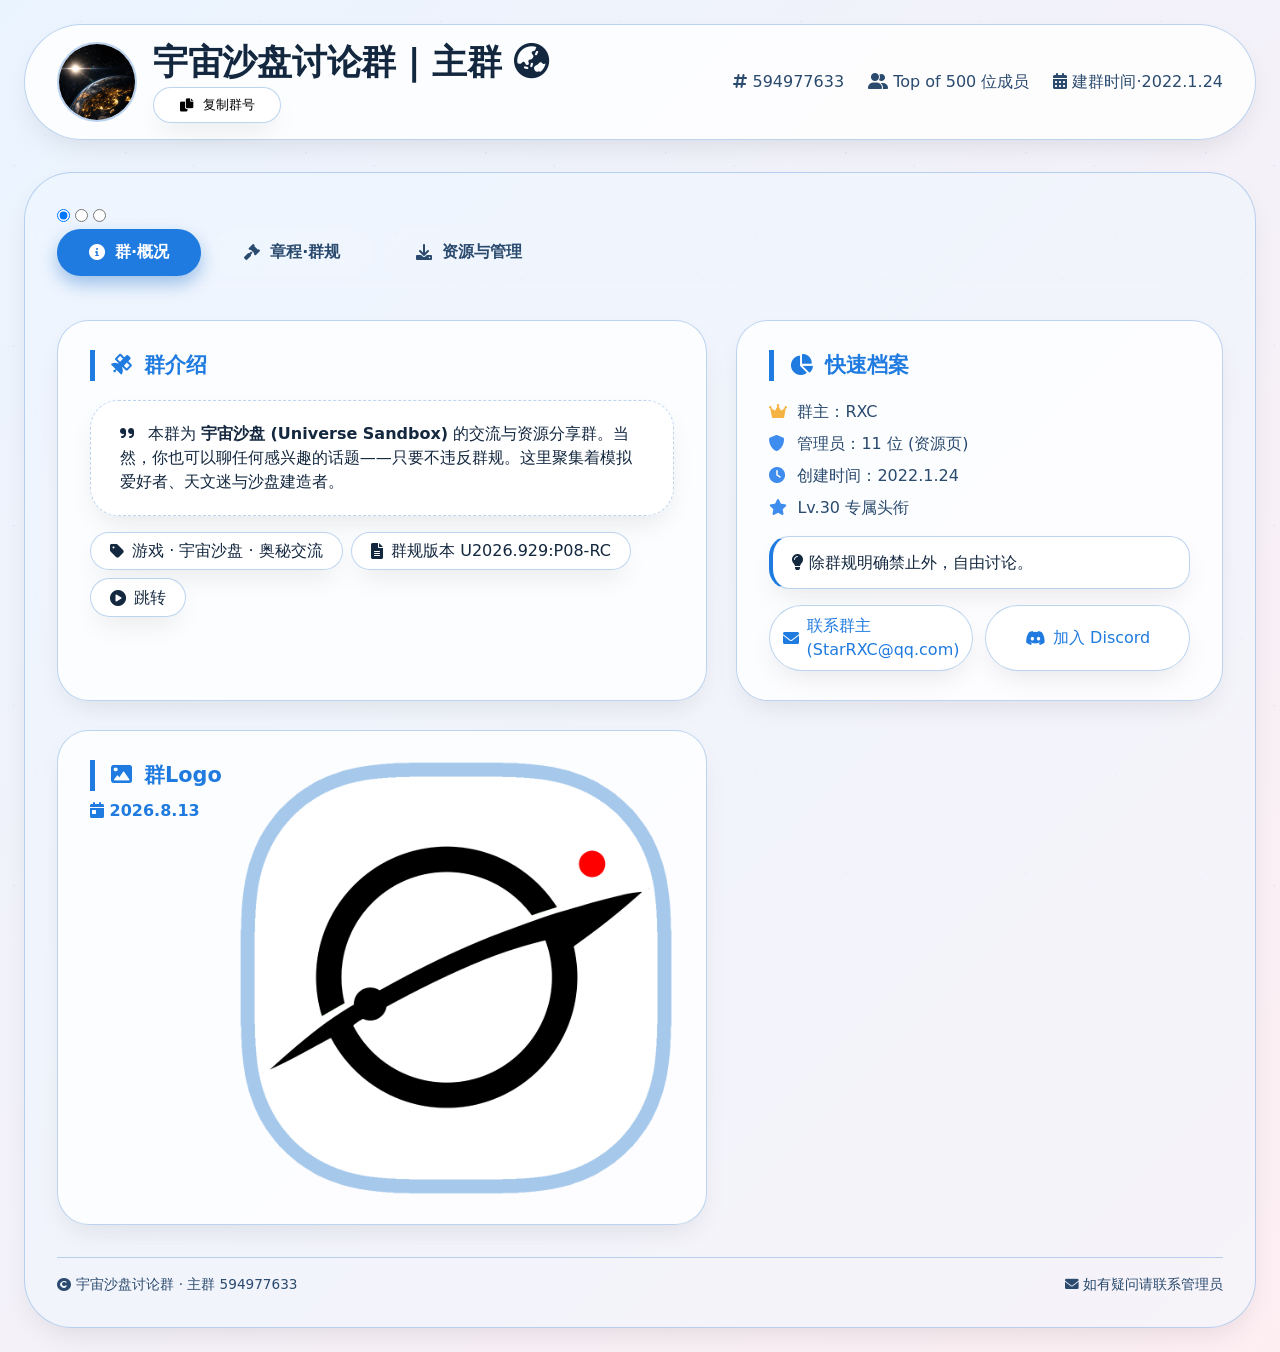
<file: index.html>
<!DOCTYPE html>
<html lang="zh">
<head>
    <meta charset="UTF-8">
    <meta name="viewport" content="width=device-width, initial-scale=1.0, user-scalable=yes, maximum-scale=1.5">
    <title>宇宙沙盘讨论群 · 星际控制台</title>
    <link rel="icon" href="图像1.png" type="image/png" />
    <!-- Font Awesome 6 -->
    <link rel="stylesheet" href="https://cdnjs.cloudflare.com/ajax/libs/font-awesome/6.0.0-beta3/css/all.min.css">
    <!-- 合并样式表：桌面端 + 移动端 -->
    <link rel="stylesheet" href="styles.css">
</head>
<body>
    <!-- 繁星专用层 -->
    <div class="star-layer"></div>

    <div class="console">
        <!-- ==================== 头部 ==================== -->
        <div class="header-panel">
            <img class="group-avatar" src="主群头像重置.png" alt="群头像">
            <div class="group-title-block">
                <h1 id="groupNameDisplay">宇宙沙盘讨论群 | 主群 <i class="fas fa-globe-asia"></i></h1>
                <button class="copy-btn" id="copyGroupBtn"><i class="fas fa-copy"></i> 复制群号</button>
            </div>
            <div class="group-meta">
                <span><i class="fas fa-hashtag"></i> 594977633</span>
                <span><i class="fas fa-user-group"></i> Top of 500 位成员</span>
                <span><i class="fas fa-calendar-alt"></i> 建群时间·2022.1.24</span>
            </div>
        </div>

        <!-- ==================== 选项卡主体 ==================== -->
        <div class="tab-container">
            <input type="radio" name="tab" id="tabInfo" checked>
            <input type="radio" name="tab" id="tabRules">
            <input type="radio" name="tab" id="tabResources">

            <div class="tab-nav">
                <label for="tabInfo"><i class="fas fa-info-circle"></i> 群·概况</label>
                <label for="tabRules"><i class="fas fa-gavel"></i> 章程·群规</label>
                <label for="tabResources"><i class="fas fa-download"></i> 资源与管理</label>
            </div>

            <div class="panels">
                <!-- ---------- 概况面板 ---------- -->
                <div class="panel panel-info">
                    <div class="grid-2">
                        <div class="detail-card">
                            <div class="card-title"><i class="fas fa-satellite"></i> 群介绍</div>
                            <div class="intro-bubble">
                                <i class="fas fa-quote-right" style="margin-right: 8px;"></i>
                                本群为 <strong>宇宙沙盘 (Universe Sandbox)</strong> 的交流与资源分享群。当然，你也可以聊任何感兴趣的话题——只要不违反群规。这里聚集着模拟爱好者、天文迷与沙盘建造者。
                            </div>
                            <div class="stat-row">
                                <span class="stat-item"><i class="fas fa-tag"></i> 游戏 · 宇宙沙盘 · 奥秘交流</span>
                                <span class="stat-item"><i class="fas fa-file-lines"></i> 群规版本 U2026.929:P08-RC</span>
                                <a class="stat-item" href="https://www.bilibili.com/video/BV1GJ411x7h7/?spm_id_from=333.337.search-card.all.click" target="_blank" style="text-decoration: none; color: inherit;">
                                    <i class="fas fa-play-circle"></i> 跳转
                                </a>
                            </div>
                        </div>

                        <div class="detail-card">
                            <div class="card-title"><i class="fas fa-chart-pie"></i> 快速档案</div>
                            <ul class="rule-items" style="margin-bottom: 1rem;">
                                <li><i class="fas fa-crown" style="color: #f5b342;"></i> 群主：RXC</li>
                                <li><i class="fas fa-shield-alt"></i> 管理员：11 位 (资源页)</li>
                                <li><i class="fas fa-clock"></i> 创建时间：2022.1.24</li>
                                <li><i class="fas fa-star"></i> Lv.30 专属头衔</li>
                            </ul>
                            <div class="note"><i class="fas fa-lightbulb"></i> 除群规明确禁止外，自由讨论。</div>
                            <div class="contact-links-row">
                                <a href="https://mail.qq.com/cgi-bin/qm_share?t=qm_mailme&email=StarRXC@qq.com" class="contact-link" target="_blank">
                                    <i class="fas fa-envelope"></i> 联系群主 (StarRXC@qq.com)
                                </a>
                                <a href="https://discord.gg/vpDGB5g47T" class="contact-link" target="_blank">
                                    <i class="fab fa-discord"></i> 加入 Discord
                                </a>
                            </div>
                        </div>

                        <!-- 群Logo卡片 -->
                        <div class="detail-card">
                            <div style="display: flex; align-items: stretch; gap: 1rem;">
                                <div style="display: flex; flex-direction: column; justify-content: flex-start; gap: 0.5rem; flex-shrink: 0;">
                                    <div class="card-title" style="margin-bottom: 0;"><i class="fas fa-image"></i> 群Logo</div>
                                    <span class="logo-date"><i class="fas fa-calendar-day"></i> 2026.8.13</span>
                                </div>
                                <div style="flex: 1; min-width: 0; display: flex; align-items: center; justify-content: flex-end;">
                                    <img src="图像1.png" alt="群Logo" style="max-width: 100%; max-height: 100%; object-fit: contain; border-radius: 8px;">
                                </div>
                            </div>
                        </div>
                    </div>
                </div>

                <!-- ---------- 群规面板 ---------- -->
                <div class="panel panel-rules">
                    <div class="panel-rules-header">
                        <i class="fas fa-scroll"></i>
                        <h3>群规 · U2026.929:P08-RC</h3>
                    </div>

                    <!-- 一、言论规范 -->
                    <div class="rule-chapter">
                        <h4><i class="fas fa-message"></i> 一、言论规范</h4>
                        <ul class="rule-items">
                            <li style="display: flex; align-items: flex-start; gap: 0.4em;">
                                <i class="fas fa-circle" style="flex-shrink: 0; font-size: 0.5em; margin-top: 0.6em;"></i>
                                <span>1. 禁止发布包括且不限于侮辱、诽谤、辱骂、引战、挑衅及不适宜言论（包括但不限于性别歧视等）。</span>
                            </li>
                            <li style="display: flex; align-items: flex-start; gap: 0.4em;">
                                <i class="fas fa-circle" style="flex-shrink: 0; font-size: 0.5em; margin-top: 0.6em;"></i>
                                <span>2. 禁止传播或引导发布任何色情、低俗及其他违反公序良俗的内容，包括但不限于文字、图片、链接等；若需要关于研究性学习请私聊。本群对此类内容实行严格管理，不因任何名义放宽标准。</span>
                            </li>
                            <li style="display: flex; align-items: flex-start; gap: 0.4em;">
                                <i class="fas fa-circle" style="flex-shrink: 0; font-size: 0.5em; margin-top: 0.6em;"></i>
                                <span>3. 本群严禁篡改、恶搞严肃历史，严禁讨论近期真实政治事件、人物等内容。</span>
                            </li>
                            <li style="display: flex; align-items: flex-start; gap: 0.4em;">
                                <i class="fas fa-circle" style="flex-shrink: 0; font-size: 0.5em; margin-top: 0.6em;"></i>
                                <span>4. 禁止未经管理员许可或规定时间下刷屏以及禁止无意义表情包、纯符号及无实质内容发言。</span>
                            </li>
                        </ul>
                        <div class="note">
                            <ul class="rule-items" style="list-style: none; padding-left: 0; margin: 0;">
                                <li style="display: flex; align-items: flex-start; gap: 0.4em;">
                                    <span style="flex-shrink: 0; margin-top: 0.2em; color: var(--accent-light);">◆</span>
                                    <span>首次违反第1条撤回并警告，第3条禁言6小时；第2条撤回并警告，并视情节禁言12小时；</span>
                                </li>
                                <li style="display: flex; align-items: flex-start; gap: 0.4em;">
                                    <span style="flex-shrink: 0; margin-top: 0.2em; color: var(--accent-light);">◆</span>
                                    <span>第二次违反，第1条禁言10分钟，第3条禁言12小时；第2条移出本系列群聊；</span>
                                </li>
                                <li style="display: flex; align-items: flex-start; gap: 0.4em;">
                                    <span style="flex-shrink: 0; margin-top: 0.2em; color: var(--accent-light);">◆</span>
                                    <span>第三次起，第1条每次禁言2小时，第3条移出群聊；</span>
                                </li>
                                <li style="display: flex; align-items: flex-start; gap: 0.4em;">
                                    <span style="flex-shrink: 0; margin-top: 0.2em; color: var(--accent-light);">◆</span>
                                    <span>第4条每次禁言10分钟。</span>
                                </li>
                            </ul>
                        </div>
                    </div>

                    <!-- 二、行为安全 -->
                    <div class="rule-chapter">
                        <h4><i class="fas fa-shield-halved"></i> 二、行为安全</h4>
                        <ul class="rule-items">
                            <li style="display: flex; align-items: flex-start; gap: 0.4em;">
                                <i class="fas fa-circle" style="flex-shrink: 0; font-size: 0.5em; margin-top: 0.6em;"></i>
                                <span>5. 请不要在下载资源后立刻退群，如果发现我们会很难过的并且拉黑您作为处理哦，若因为群满员将您清理出去，您随时可以主动重新加入本群。</span>
                            </li>
                            <li style="display: flex; align-items: flex-start; gap: 0.4em;">
                                <i class="fas fa-circle" style="flex-shrink: 0; font-size: 0.5em; margin-top: 0.6em;"></i>
                                <span>6. 本群严格禁止发布任何形式的“开户”信息，严禁因个人恩怨、报复或侮辱他人而发布“挂人”、曝光他人隐私、“开盒”、恶意造谣等行为，任何违规行为都应按本群规进行合规合法处理。此类内容一经发现，无论动机如何，均立即移出本系列群聊。</span>
                            </li>
                            <li style="display: flex; align-items: flex-start; gap: 0.4em;">
                                <i class="fas fa-circle" style="flex-shrink: 0; font-size: 0.5em; margin-top: 0.6em;"></i>
                                <span>7. 请不要在本群发布广告、引流、推广等内容，发布者首次撤回，第二次撤回并禁言12小时，第三次移出本群。</span>
                            </li>
                            <li style="display: flex; align-items: flex-start; gap: 0.4em;">
                                <i class="fas fa-circle" style="flex-shrink: 0; font-size: 0.5em; margin-top: 0.6em;"></i>
                                <span>8. 禁止传播病毒、违规（包括且不限于盗号）链接及危害我们的群成员账号安全内容，违者永久移出本系列群。</span>
                            </li>
                            <li style="display: flex; align-items: flex-start; gap: 0.4em;">
                                <i class="fas fa-circle" style="flex-shrink: 0; font-size: 0.5em; margin-top: 0.6em;"></i>
                                <span>9. 禁止侵犯他人合法民事权益（包括且不限于隐私、名誉、肖像等），违者撤回或适度禁言，严重者移出本群聊。</span>
                            </li>
                            <li style="display: flex; align-items: flex-start; gap: 0.4em;">
                                <i class="fas fa-circle" style="flex-shrink: 0; font-size: 0.5em; margin-top: 0.6em;"></i>
                                <span>10. 本群禁止任何违法或涉嫌违法行为，违者直接移出本系列群聊。</span>
                            </li>
                            <li style="display: flex; align-items: flex-start; gap: 0.4em;">
                                <i class="fas fa-circle" style="flex-shrink: 0; font-size: 0.5em; margin-top: 0.6em;"></i>
                                <span>11. 禁止以任何形式规避本群对第2条内容的管理，包括但不限于暗语、缩写、谐音、表情包、头像、昵称、二维码、文件、外链、跳转等。管理员有权按实质内容从严认定并处理。</span>
                            </li>
                        </ul>
                    </div>

                    <!-- 三、管理与秩序 -->
                    <div class="rule-chapter">
                        <h4><i class="fas fa-users"></i> 三、管理与秩序</h4>
                        <ul class="rule-items">
                            <li style="display: flex; align-items: flex-start; gap: 0.4em;">
                                <i class="fas fa-circle" style="flex-shrink: 0; font-size: 0.5em; margin-top: 0.6em;"></i>
                                <span>12. 原则上群等级达到Lv.30可获一次专属头衔，您随时可以申请修改一次。</span>
                            </li>
                            <li style="display: flex; align-items: flex-start; gap: 0.4em;">
                                <i class="fas fa-circle" style="flex-shrink: 0; font-size: 0.5em; margin-top: 0.6em;"></i>
                                <span>13. 在本群内搅乱局势，随意煽动“节奏”的人员建议您离开本群聊。</span>
                            </li>
                            <li style="display: flex; align-items: flex-start; gap: 0.4em;">
                                <i class="fas fa-circle" style="flex-shrink: 0; font-size: 0.5em; margin-top: 0.6em;"></i>
                                <span>14. 管理员违反本群群规板块一达6次撤职，板块二按照其相应处理建议进行处理。</span>
                            </li>
                            <li style="display: flex; align-items: flex-start; gap: 0.4em;">
                                <i class="fas fa-circle" style="flex-shrink: 0; font-size: 0.5em; margin-top: 0.6em;"></i>
                                <span>15. 管理员滥用职权视为一次违规。</span>
                            </li>
                            <li style="display: flex; align-items: flex-start; gap: 0.4em;">
                                <i class="fas fa-circle" style="flex-shrink: 0; font-size: 0.5em; margin-top: 0.6em;"></i>
                                <span>16. 本群除明确禁止内容外，其他话题都可以自由讨论。</span>
                            </li>
                            <li style="display: flex; align-items: flex-start; gap: 0.4em;">
                                <i class="fas fa-circle" style="flex-shrink: 0; font-size: 0.5em; margin-top: 0.6em;"></i>
                                <span>17. 请勿将其他群的矛盾带入本群，也请勿将本群矛盾扩散到其他群。</span>
                            </li>
                        </ul>
                    </div>

                    <!-- 四、附则 -->
                    <div class="rule-chapter">
                        <h4><i class="fas fa-file-signature"></i> 四、附则</h4>
                        <ul class="rule-items">
                            <li style="display: flex; align-items: flex-start; gap: 0.4em;">
                                <i class="fas fa-circle" style="flex-shrink: 0; font-size: 0.5em; margin-top: 0.6em;"></i>
                                <span>18. 禁止盗用本群规，本群规使用仅限于RXC创建的宇宙沙盘系列交流群。</span>
                            </li>
                            <li style="display: flex; align-items: flex-start; gap: 0.4em;">
                                <i class="fas fa-circle" style="flex-shrink: 0; font-size: 0.5em; margin-top: 0.6em;"></i>
                                <span>19. 本群规中移出群成员的处罚决定，应由群主RXC本人审理，当存在自动化刷屏BOT、群主不在时由群管理员自行处理。</span>
                            </li>
                            <li style="display: flex; align-items: flex-start; gap: 0.4em;">
                                <i class="fas fa-circle" style="flex-shrink: 0; font-size: 0.5em; margin-top: 0.6em;"></i>
                                <span>20. 本群对色情、低俗及违反公序良俗的内容实行零容忍。群主保留最终解释权和最终处理权。</span>
                            </li>
                        </ul>

                        <!-- 附则底部说明与版本号（分段显示） -->
                        <div class="note note-footer">
                            <div class="note-text">
                                <p>除第 2 条外，群规所列出的处罚条例均为参考。</p>
                                <p>第 2 条从严执行，不因“初犯”“玩笑”“手滑”“私聊转发”等理由减轻。</p>
                                <p>此群规目的为维护合法、安全的交流秩序、保护群成员权益，绝不干预大家正常发言。仅针对严重违规行为进行处理，一般问题通常会视情况提醒，不作过度干预。</p>
                            </div>
                            <div class="note-meta">
                                <span><i class="fas fa-ban"></i> 严禁盗用 · 仅限于本系列群</span>
                                <span><i class="fas fa-code-branch"></i> 版本: U2026.929:P08-RC</span>
                            </div>
                        </div>
                    </div>
                </div>

                <!-- ---------- 资源与管理面板 ---------- -->
                <div class="panel panel-resources">
                    <div class="resources-grid">
                        <!-- 管理团队 -->
                        <div class="detail-card">
                            <div class="card-title"><i class="fas fa-user-astronaut"></i> 管理团队</div>
                            <div style="margin-bottom: 1rem;">
                                <span class="badge" style="background: #c49b1f;">群主</span>
                                <span class="role-desc"><i class="fas fa-crown"></i> 全局决策·终审</span>
                                <div class="admin-tag owner-tag" style="margin-top: 12px;">
                                    <i class="fas fa-crown"></i>
                                    <a href="https://www.starrxc.xyz" target="_blank" title="跳转RXC的博客" class="owner-link">
                                        <img class="avatar-circle" src="群管理员头像/RXC.jpeg" alt="头像">
                                        <span>RXC</span>
                                    </a>
                                </div>
                            </div>
                            <div>
                                <span class="badge">管理员 (11人)</span>
                                <span class="role-desc"><i class="fas fa-shield-halved"></i> 秩序维护·执行群规</span>
                            </div>
                            <div class="admin-grid">
                                <div class="admin-tag"><i class="fas fa-shield"></i><img class="avatar-circle" src="群管理员头像/CNTiancheng.jpeg" alt="头像"><span>CNTian Cheng</span></div>
                                <div class="admin-tag"><i class="fas fa-shield"></i><img class="avatar-circle" src="群管理员头像/HD 38529 c.jpeg" alt="头像"><span>HD 38529 c</span></div>
                                <div class="admin-tag"><i class="fas fa-shield"></i><img class="avatar-circle" src="群管理员头像/木可西金.jpeg" alt="头像"><span>木可西金</span></div>
                                <div class="admin-tag"><i class="fas fa-shield"></i><img class="avatar-circle" src="群管理员头像/无衣白常.jpeg" alt="头像"><span>无衣白常</span></div>
                                <div class="admin-tag"><i class="fas fa-shield"></i><img class="avatar-circle" src="群管理员头像/得偿所欲.jpeg" alt="头像"><span>得偿所欲</span></div>
                                <div class="admin-tag"><i class="fas fa-shield"></i><img class="avatar-circle" src="群管理员头像/若耶姆.jpeg" alt="头像"><span>若耶姆</span></div>
                                <div class="admin-tag"><i class="fas fa-shield"></i><img class="avatar-circle" src="群管理员头像/太空中的黑洞-白龙曰.jpeg" alt="头像"><span>太空中的黑洞-白龙曰</span></div>
                                <div class="admin-tag"><i class="fas fa-shield"></i><img class="avatar-circle" src="群管理员头像/星晖.jpeg" alt="头像"><span>星晖</span></div>
                                <div class="admin-tag"><i class="fas fa-shield"></i><img class="avatar-circle" src="群管理员头像/永恒的黑暗.jpeg" alt="头像"><span>永恒的黑暗</span></div>
                                <div class="admin-tag"><i class="fas fa-shield"></i><img class="avatar-circle" src="群管理员头像/云天明.jpeg" alt="头像"><span>云天明</span></div>
                                <div class="admin-tag"><i class="fas fa-shield"></i><img class="avatar-circle" src="群管理员头像/中川ゆうき.jpeg" alt="头像"><span>中川ゆうき</span></div>
                            </div>
                        </div>

                        <!-- 下载指南 -->
                        <div class="download-guide">
                            <div class="card-title"><i class="fas fa-cloud-download-alt"></i> 🎯 宇宙沙盘游戏下载指南</div>
                            <div class="dl-step">
                                <h4><i class="fas fa-folder-open"></i> 1️⃣ 找群文件 📁</h4>
                                <p>打开QQ → 右上角三个小方块 → 点击小菱形图标 ✨<br>进入后找到"宇宙沙盘"文件夹 🌌<br>选择 <strong>U36版本</strong> 📦 下载</p>
                            </div>
                            <div class="dl-step">
                                <h4><i class="fas fa-file-zipper"></i> 2️⃣ 下载 &amp; 解压 📥🗜️</h4>
                                <p>下载完成后，打开"下载文件夹" 📂（或你保存的位置）<br>找到压缩包（.7z）<br>用解压软件（如WinRAR / 7-Zip等）解压<br>解压后找到 <code>Universe Sandbox x64.exe</code> 🚀<br>双击即可运行游戏</p>
                            </div>
                            <div class="dl-step">
                                <h4><i class="fas fa-comment-dots"></i> 3️⃣ 群规则说明 💬</h4>
                                <p>本群为资源讨论群 🎮<br>不仅限于宇宙沙盘 🌌<br>其他游戏或资源内容也可以讨论<br>❗禁止发布违规内容</p>
                            </div>
                            <hr>
                            <div><i class="fas fa-exclamation-triangle" style="color: #f4b942;"></i> 请不要下载后立刻退群，否则可能被拉黑。若因满员被清，欢迎重加。</div>
                            <hr>
                            <div><i class="fas fa-tags"></i> 群分类：游戏 · 宇宙沙盘 · 奥秘交流</div>

                            <div class="contact-links-row">
                                <a href="https://mail.qq.com/cgi-bin/qm_share?t=qm_mailme&email=StarRXC@qq.com" class="contact-link" target="_blank">
                                    <i class="fas fa-envelope"></i> 联系群主 (StarRXC@qq.com)
                                </a>
                                <a href="https://discord.gg/vpDGB5g47T" class="contact-link" target="_blank">
                                    <i class="fab fa-discord"></i> 加入 Discord 服务器
                                </a>
                                <a href="Archive.html" class="contact-link contact-link-wide" target="_blank">
                                    <i class="fas fa-box-archive"></i> 群历史档案
                                </a>
                            </div>
                        </div>
                    </div>
                </div>
            </div>

            <div class="footer-bar">
                <span><i class="fas fa-copyright"></i> 宇宙沙盘讨论群 · 主群 594977633</span>
                <span><i class="fas fa-envelope"></i> 如有疑问请联系管理员</span>
            </div>
        </div>
    </div>

    <div id="copyFeedback" class="copy-feedback">✨ 群号已复制 ✨</div>

    <script>
        (function () {
            const copyBtn  = document.getElementById('copyGroupBtn');
            const feedback = document.getElementById('copyFeedback');
            const groupNumber = "594977633";
            let timer = null;

            const show = () => {
                if (timer) clearTimeout(timer);
                feedback.classList.add('show');
                timer = setTimeout(() => feedback.classList.remove('show'), 1500);
            };

            const copy = () => navigator.clipboard.writeText(groupNumber)
                .then(show)
                .catch(() => alert('手动复制: ' + groupNumber));

            copyBtn.addEventListener('click', copy);
            document.getElementById('groupNameDisplay').addEventListener('click', copy);
        })();
    </script>
</body>
</html>
</file>
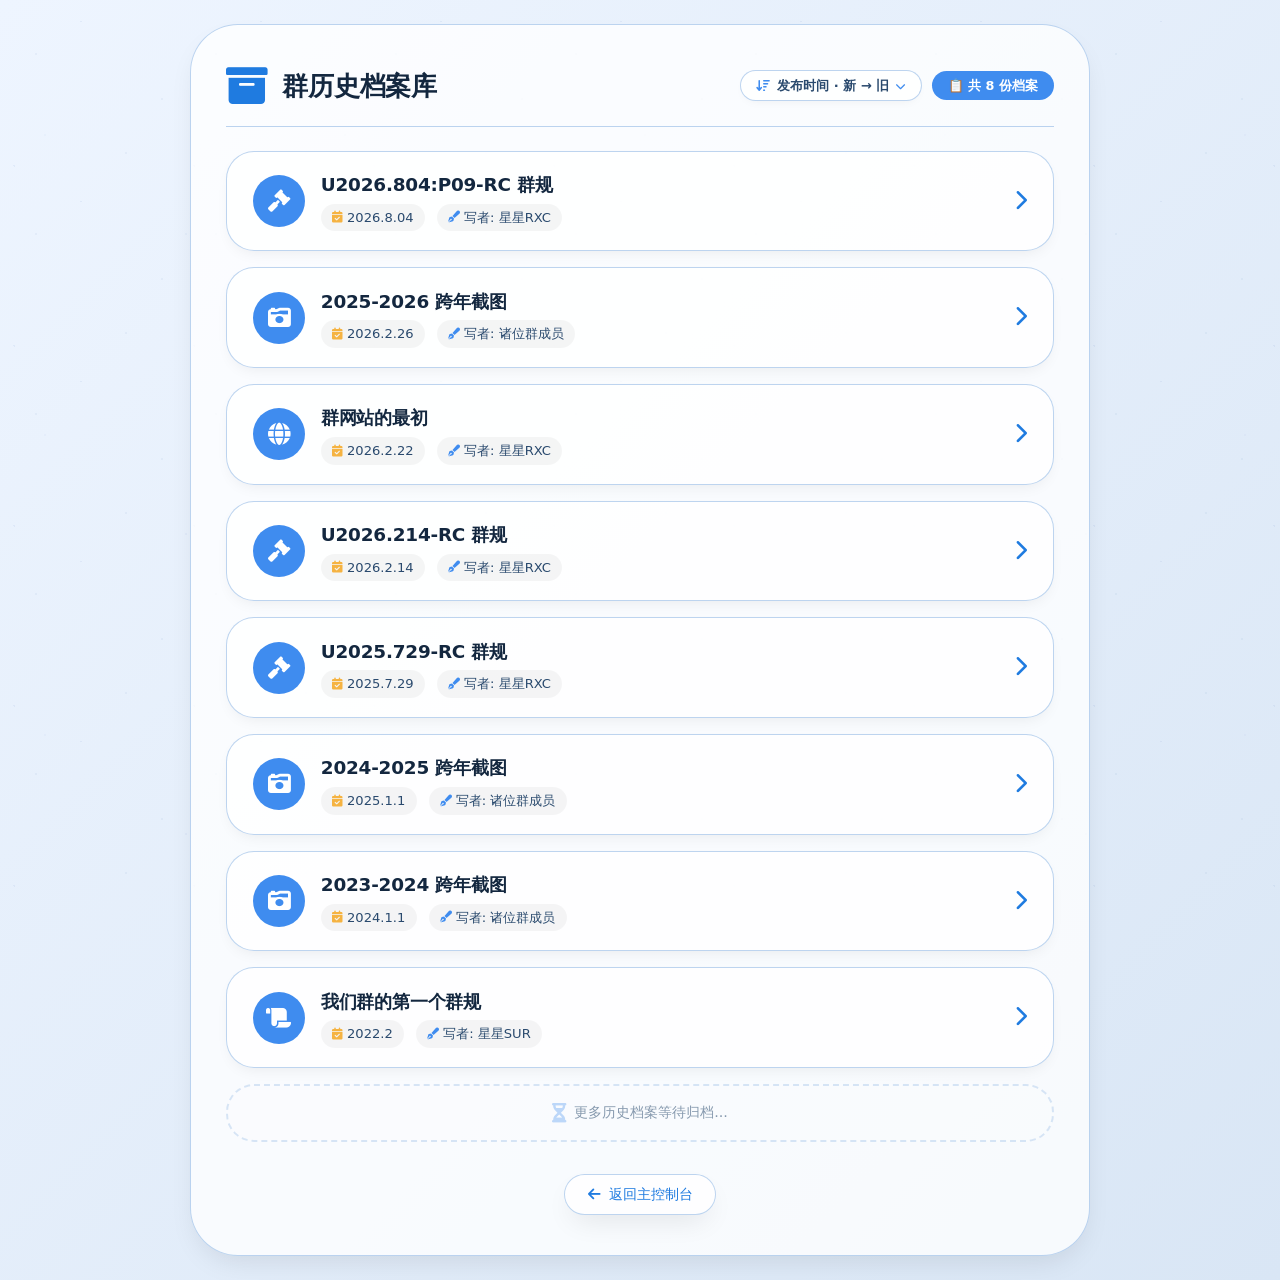
<file: Archive.html>
<!DOCTYPE html>
<html lang="zh">
<head>
    <meta charset="UTF-8">
    <meta name="viewport" content="width=device-width, initial-scale=1.0, user-scalable=yes">
    <title>群历史档案 · 宇宙沙盘讨论群</title>
    <link rel="icon" href="图像1.png" type="image/png" />
    <link rel="stylesheet" href="https://cdnjs.cloudflare.com/ajax/libs/font-awesome/6.0.0-beta3/css/all.min.css">
    <link rel="stylesheet" href="archive-style.css">
</head>
<body>
    <div class="star-layer"></div>

    <div class="console">
        <div class="archive-main-card">
            <div class="archive-card-header">
                <i class="fas fa-box-archive archive-icon"></i>
                <h2>群历史档案库</h2>

                <div class="header-tools">
                    <div class="sort-dropdown" id="sortDropdown">
                        <button type="button" class="sort-trigger" id="sortTrigger"
                                aria-haspopup="listbox" aria-expanded="false" aria-controls="sortMenu">
                            <i class="fas fa-arrow-down-wide-short sort-trigger-icon"></i>
                            <span id="sortLabel">发布时间 · 新 → 旧</span>
                            <i class="fas fa-chevron-down sort-caret"></i>
                        </button>

                        <div class="sort-menu" id="sortMenu" role="listbox" aria-label="选择档案排序方式">
                            <!-- 默认选中：新到旧 -->
                            <button type="button" class="sort-option is-active" role="option" aria-selected="true" data-sort="publishDesc">
                                <i class="fas fa-arrow-down sort-option-icon"></i>
                                <span class="sort-option-text">发布时间 · 新 → 旧</span>
                                <span class="sort-option-hint">最近在前</span>
                                <i class="fas fa-check sort-option-check"></i>
                            </button>
                            <button type="button" class="sort-option" role="option" aria-selected="false" data-sort="publishAsc">
                                <i class="fas fa-arrow-up sort-option-icon"></i>
                                <span class="sort-option-text">发布时间 · 旧 → 新</span>
                                <span class="sort-option-hint">最早在前</span>
                                <i class="fas fa-check sort-option-check"></i>
                            </button>
                            <button type="button" class="sort-option" role="option" aria-selected="false" data-sort="contentDesc">
                                <i class="fas fa-clock sort-option-icon"></i>
                                <span class="sort-option-text">内容时间 · 新 → 旧</span>
                                <span class="sort-option-hint">内容最近</span>
                                <i class="fas fa-check sort-option-check"></i>
                            </button>
                            <button type="button" class="sort-option" role="option" aria-selected="false" data-sort="contentAsc">
                                <i class="fas fa-history sort-option-icon"></i>
                                <span class="sort-option-text">内容时间 · 旧 → 新</span>
                                <span class="sort-option-hint">内容最早</span>
                                <i class="fas fa-check sort-option-check"></i>
                            </button>
                            <button type="button" class="sort-option" role="option" aria-selected="false" data-sort="author">
                                <i class="fas fa-user-pen sort-option-icon"></i>
                                <span class="sort-option-text">写者</span>
                                <span class="sort-option-hint">A → Z</span>
                                <i class="fas fa-check sort-option-check"></i>
                            </button>
                            <button type="button" class="sort-option" role="option" aria-selected="false" data-sort="title">
                                <i class="fas fa-font sort-option-icon"></i>
                                <span class="sort-option-text">标题</span>
                                <span class="sort-option-hint">A → Z</span>
                                <i class="fas fa-check sort-option-check"></i>
                            </button>
                            <button type="button" class="sort-option" role="option" aria-selected="false" data-sort="default">
                                <i class="fas fa-list sort-option-icon"></i>
                                <span class="sort-option-text">默认排序</span>
                                <span class="sort-option-hint">JSON 原顺序</span>
                                <i class="fas fa-check sort-option-check"></i>
                            </button>
                        </div>
                    </div>

                    <span class="badge-count" id="archiveCount">📋 共 0 份档案</span>
                </div>
            </div>

            <div class="archive-entries" id="archiveList">
                <div class="placeholder-entry">
                    <i class="fas fa-hourglass-half"></i>
                    <span>更多历史档案等待归档...</span>
                </div>
            </div>

            <div class="back-link-row">
                <a href="index.html" class="back-link">
                    <i class="fas fa-arrow-left"></i> 返回主控制台
                </a>
            </div>
        </div>
    </div>

    <script>
    (function () {
        const countSpan = document.getElementById('archiveCount');
        const listContainer = document.getElementById('archiveList');
        const sortDropdown = document.getElementById('sortDropdown');
        const sortTrigger = document.getElementById('sortTrigger');
        const sortMenu = document.getElementById('sortMenu');
        const sortLabel = document.getElementById('sortLabel');
        const sortOptions = Array.from(sortMenu.querySelectorAll('.sort-option'));

        let archives = [];
        let currentSort = 'publishDesc';

        function parseDateParts(value) {
            if (!value) return null;
            const nums = String(value).match(/\d+/g);
            if (!nums || !nums.length) return null;
            return {
                y: parseInt(nums[0], 10) || 0,
                m: parseInt(nums[1], 10) || 1,
                d: parseInt(nums[2], 10) || 1
            };
        }

        function dateToNumber(parts) {
            if (!parts) return 0;
            return parts.y * 10000 + parts.m * 100 + parts.d;
        }

        function getPublishTime(archive) {
            return dateToNumber(parseDateParts(archive.publishDate || archive.date));
        }

        function getContentTime(archive) {
            if (archive.contentDate) {
                return dateToNumber(parseDateParts(archive.contentDate));
            }
            const title = String(archive.title || '');
            const range = title.match(/(\d{4})\s*[-–—~至]\s*(\d{4})/);
            if (range) {
                const endYear = parseInt(range[2], 10);
                return endYear * 10000 + 101; 
            }
            return getPublishTime(archive);
        }

        const sorters = {
            default: null,
            publishDesc: (a, b) => getPublishTime(b) - getPublishTime(a),
            publishAsc:  (a, b) => getPublishTime(a) - getPublishTime(b),
            contentDesc: (a, b) => getContentTime(b) - getContentTime(a),
            contentAsc:  (a, b) => getContentTime(a) - getContentTime(b),
            author: (a, b) => String(a.author || '').localeCompare(String(b.author || ''), 'zh-Hans-CN'),
            title:  (a, b) => String(a.title || '').localeCompare(String(b.title || ''), 'zh-Hans-CN')
        };

        function escapeHTML(str) {
            return String(str).replace(/[&<>"']/g, s => ({
                '&': '&amp;', '<': '&lt;', '>': '&gt;', '"': '&quot;', "'": '&#39;'
            })[s]);
        }

        function render() {
            const items = archives.map((item, index) => ({ item, index }));
            const sorter = sorters[currentSort];

            if (sorter) {
                items.sort((x, y) => {
                    const r = sorter(x.item, y.item);
                    return r !== 0 ? r : x.index - y.index; 
                });
            }

            listContainer.querySelectorAll('.archive-entry-btn').forEach(el => el.remove());
            const placeholder = listContainer.querySelector('.placeholder-entry');

            items.forEach(({ item: archive }, i) => {
                const link = document.createElement('a');
                link.href = archive.link;
                link.className = 'archive-entry-btn';
                link.title = `点击查看：${archive.title}`;
                link.style.animationDelay = `${Math.min(i * 28, 280)}ms`;
                link.innerHTML = `
                    <div class="entry-icon-circle">
                        <i class="fas ${escapeHTML(archive.icon)}"></i>
                    </div>
                    <div class="entry-info">
                        <span class="entry-title">${escapeHTML(archive.title)}</span>
                        <div class="entry-meta">
                            <span class="meta-date"><i class="fas fa-calendar-check"></i> ${escapeHTML(archive.date)}</span>
                            <span class="meta-author"><i class="fas fa-pen-fancy"></i> 写者: ${escapeHTML(archive.author)}</span>
                        </div>
                    </div>
                    <i class="fas fa-chevron-right entry-arrow"></i>
                `;
                listContainer.insertBefore(link, placeholder);
            });
        }

        /* ---------- 下拉菜单交互 ---------- */
        function openMenu() {
            sortDropdown.classList.add('is-open');
            sortTrigger.setAttribute('aria-expanded', 'true');
            const active = sortOptions.find(o => o.classList.contains('is-active')) || sortOptions[0];
            // preventScroll 防止移动端键盘弹出时导致页面跳动
            active.focus({ preventScroll: true });
        }

        function closeMenu() {
            sortDropdown.classList.remove('is-open');
            sortTrigger.setAttribute('aria-expanded', 'false');
        }

        function toggleMenu() {
            if (sortDropdown.classList.contains('is-open')) closeMenu();
            else openMenu();
        }

        sortTrigger.addEventListener('click', (e) => {
            e.stopPropagation();
            toggleMenu();
        });

        sortTrigger.addEventListener('keydown', (e) => {
            if (e.key === 'ArrowDown' || e.key === 'ArrowUp') {
                e.preventDefault();
                openMenu();
            }
        });

        sortOptions.forEach((option, i) => {
            option.addEventListener('click', (e) => {
                e.stopPropagation(); // 阻止冒泡
                const value = option.dataset.sort;
                if (!value) return;

                currentSort = value;
                sortOptions.forEach(o => {
                    const active = o === option;
                    o.classList.toggle('is-active', active);
                    o.setAttribute('aria-selected', active ? 'true' : 'false');
                });
                sortLabel.textContent = option.querySelector('.sort-option-text').textContent.trim();
                
                option.blur(); // 移动端清除焦点残留
                closeMenu();
                render();
            });

            option.addEventListener('keydown', (e) => {
                if (e.key === 'ArrowDown' || e.key === 'ArrowUp') {
                    e.preventDefault();
                    const dir = e.key === 'ArrowDown' ? 1 : -1;
                    const next = sortOptions[(i + dir + sortOptions.length) % sortOptions.length];
                    next.focus({ preventScroll: true });
                } else if (e.key === 'Home') {
                    e.preventDefault();
                    sortOptions[0].focus({ preventScroll: true });
                } else if (e.key === 'End') {
                    e.preventDefault();
                    sortOptions[sortOptions.length - 1].focus({ preventScroll: true });
                } else if (e.key === 'Escape') {
                    e.preventDefault();
                    closeMenu();
                    sortTrigger.focus({ preventScroll: true });
                }
            });
        });

        // 【关键修复】使用 pointerdown 替代 click，兼容手机触摸，精准捕获外部点击
        document.addEventListener('pointerdown', (e) => {
            if (!sortDropdown.contains(e.target)) {
                closeMenu();
            }
        });

        document.addEventListener('keydown', (e) => {
            if (e.key === 'Escape' && sortDropdown.classList.contains('is-open')) {
                closeMenu();
                sortTrigger.focus({ preventScroll: true });
            }
        });

        /* ---------- 加载档案 ---------- */
        fetch('archives.json')
            .then(response => {
                if (!response.ok) throw new Error('无法加载档案列表');
                return response.json();
            })
            .then(data => {
                archives = Array.isArray(data) ? data : [];
                countSpan.textContent = `📋 共 ${archives.length} 份档案`;
                render(); 
            })
            .catch(error => {
                console.error('加载档案失败:', error);
                countSpan.textContent = '📋 加载失败';
            });
    })();
    </script>
</body>
</html>
</file>
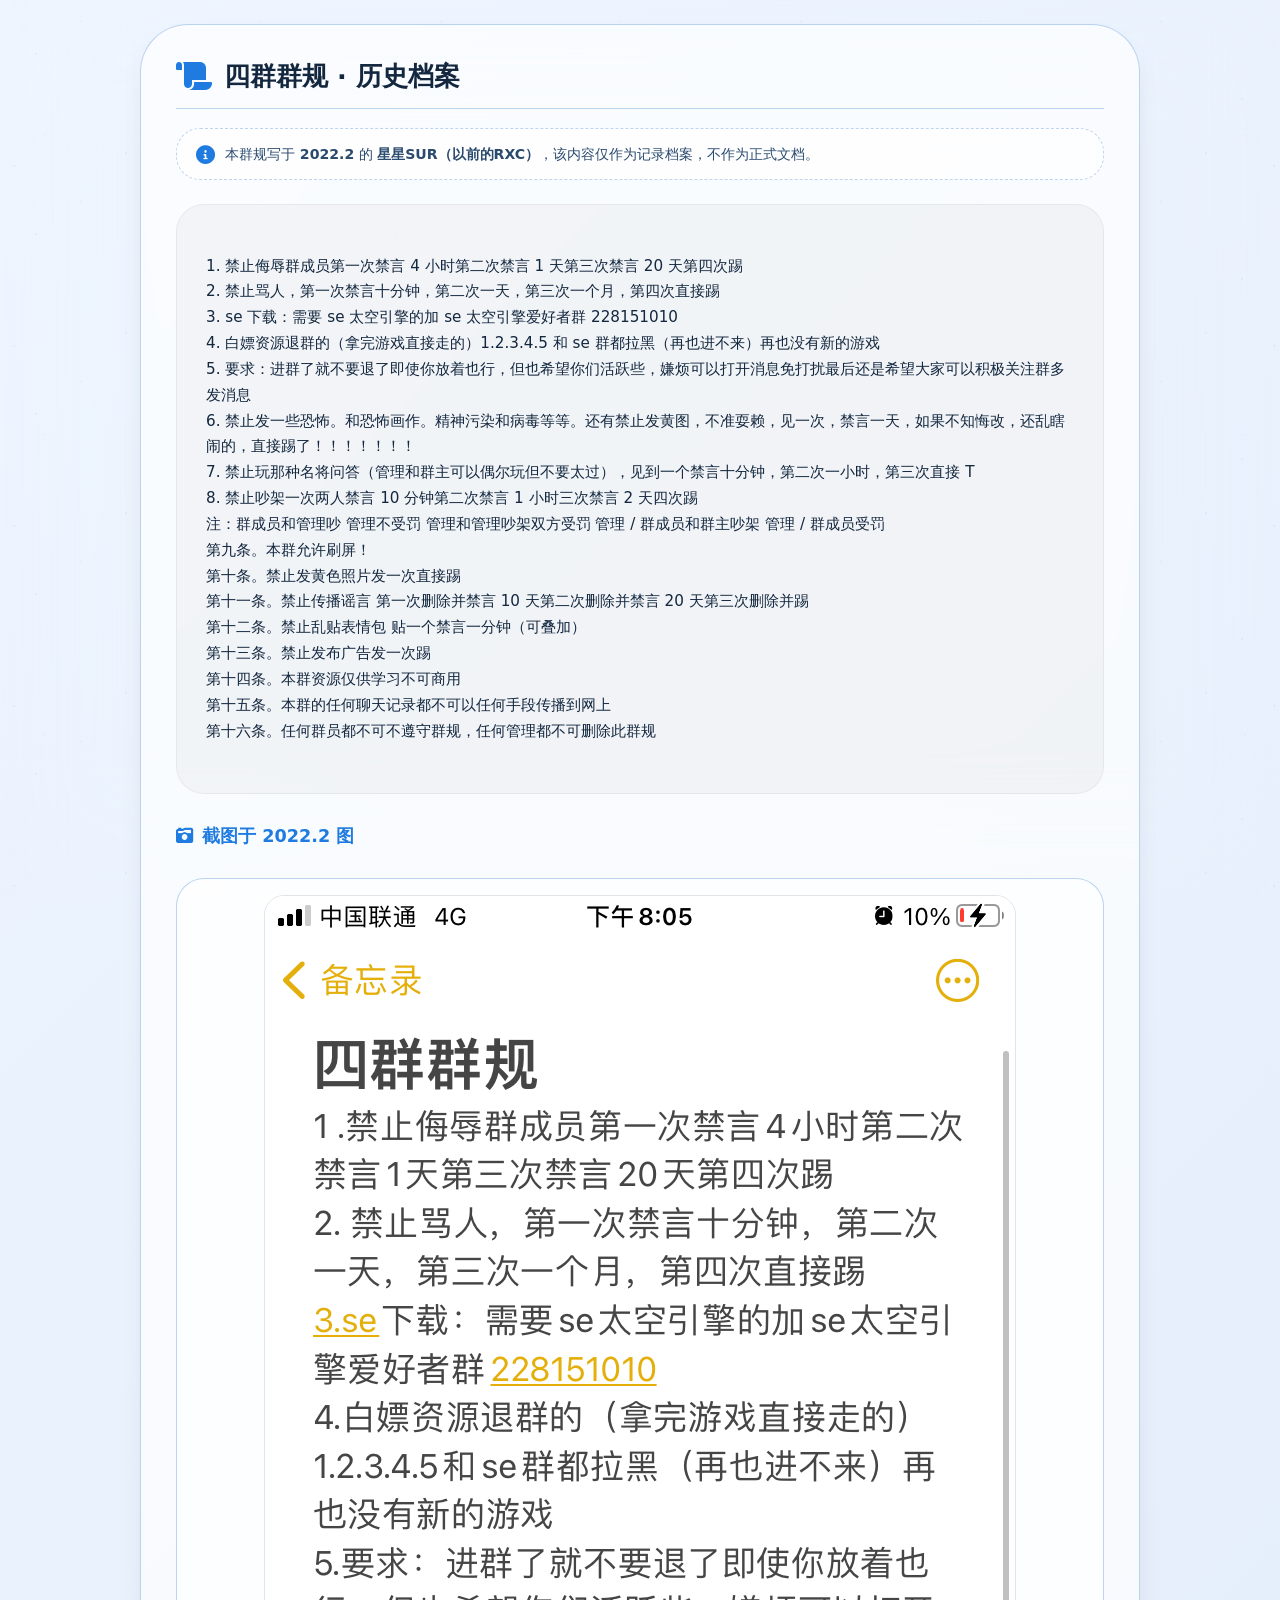
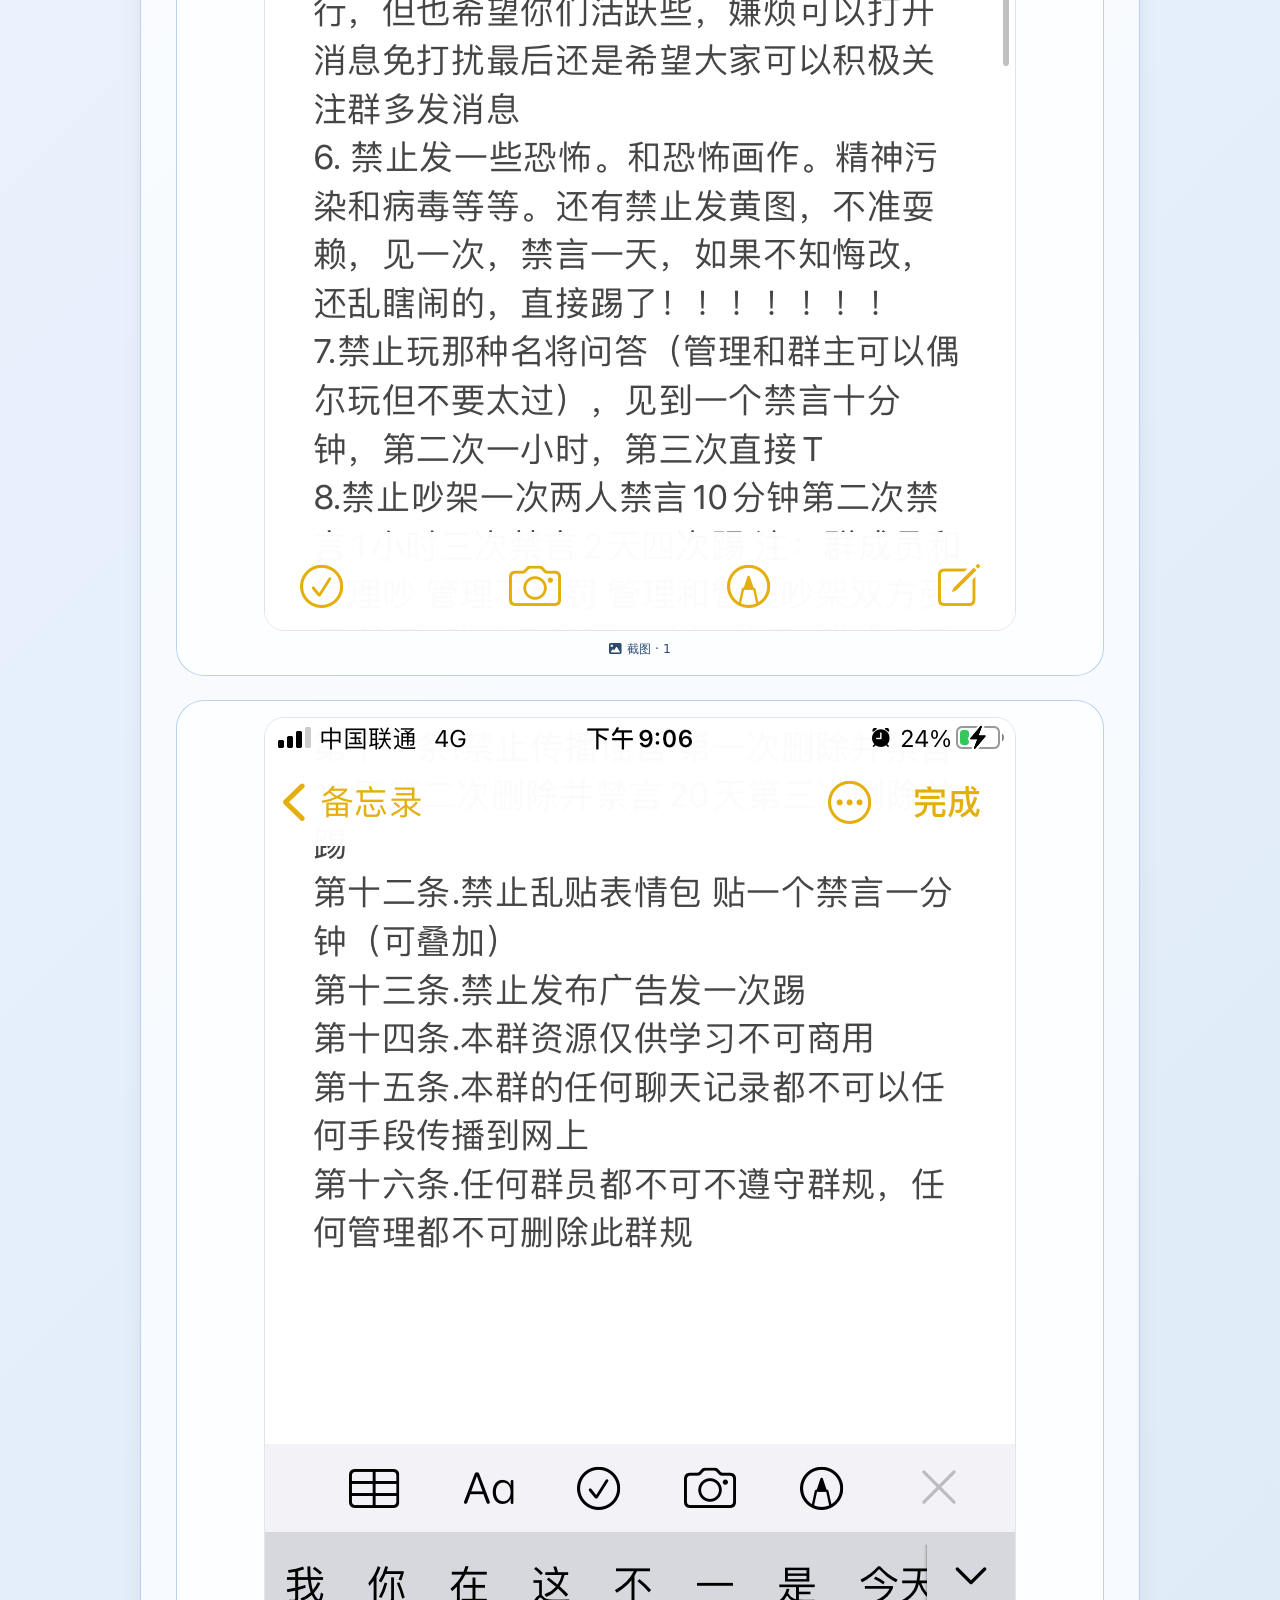
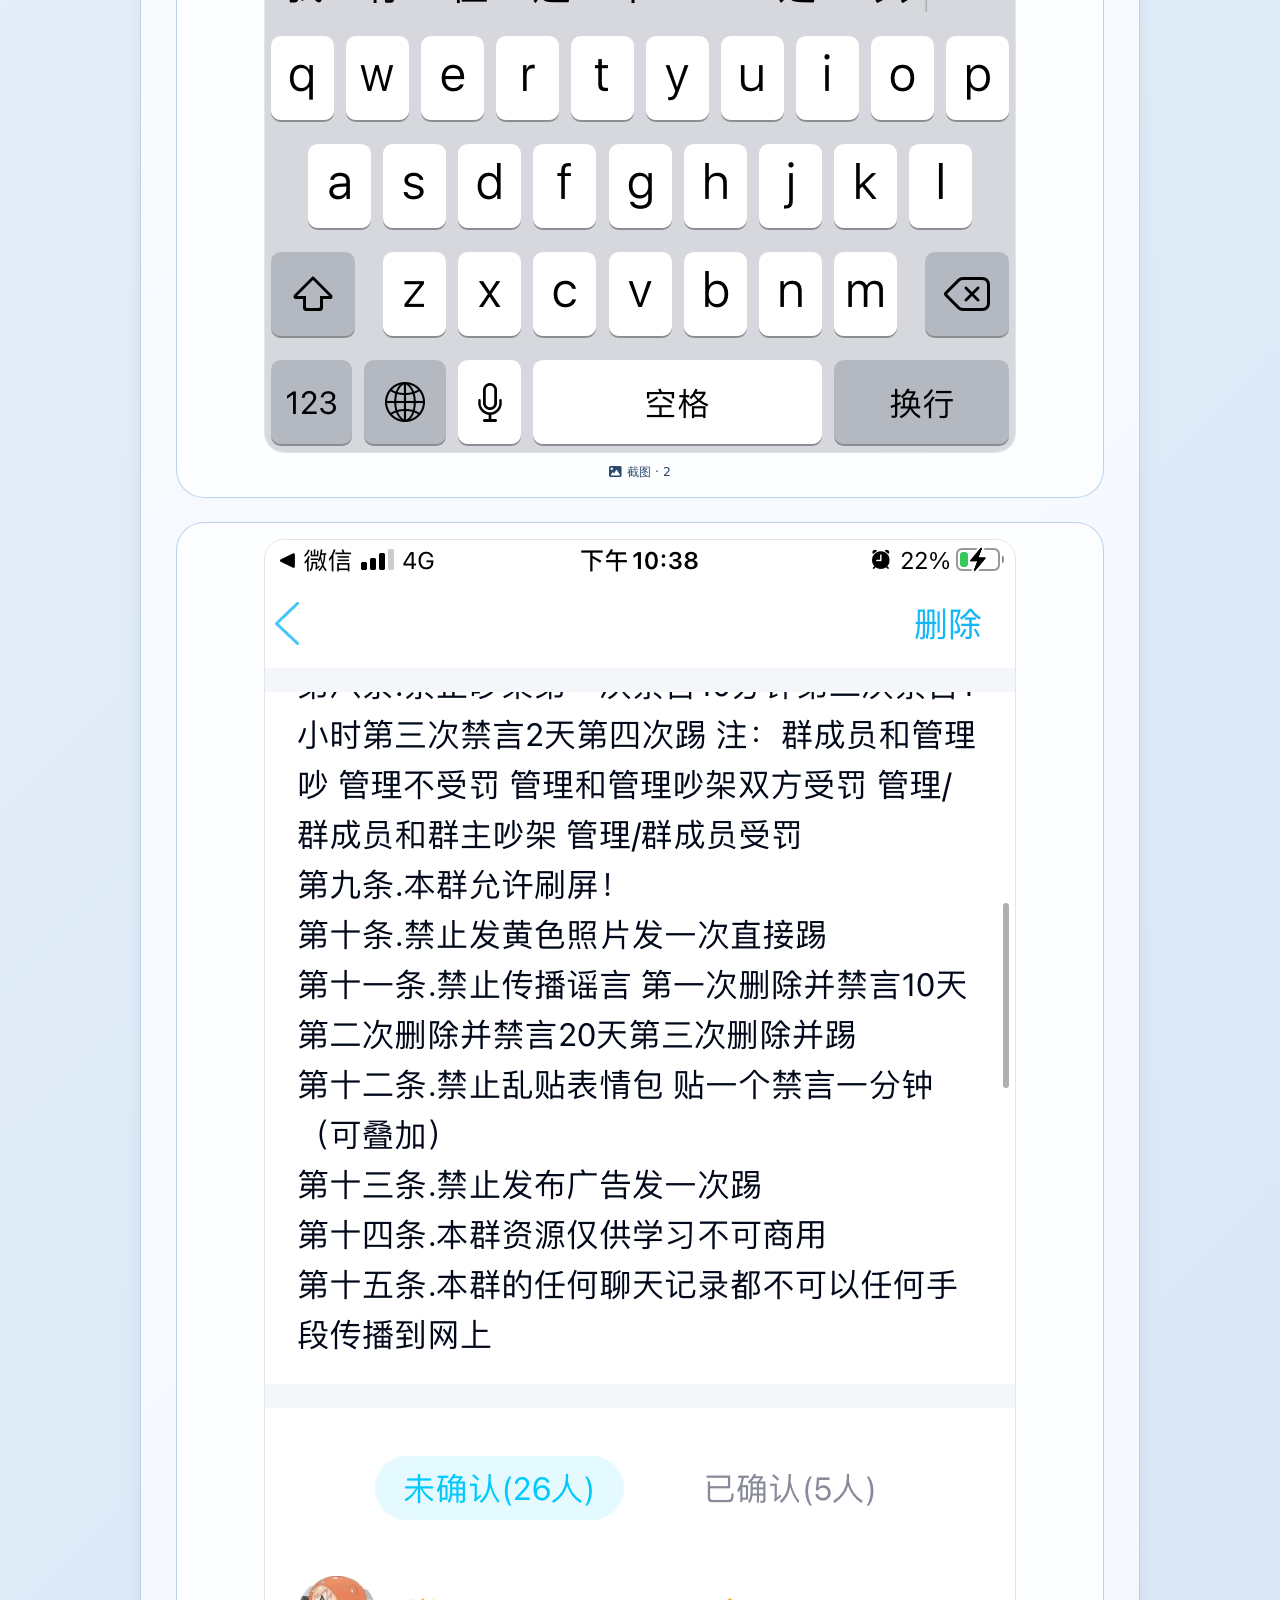
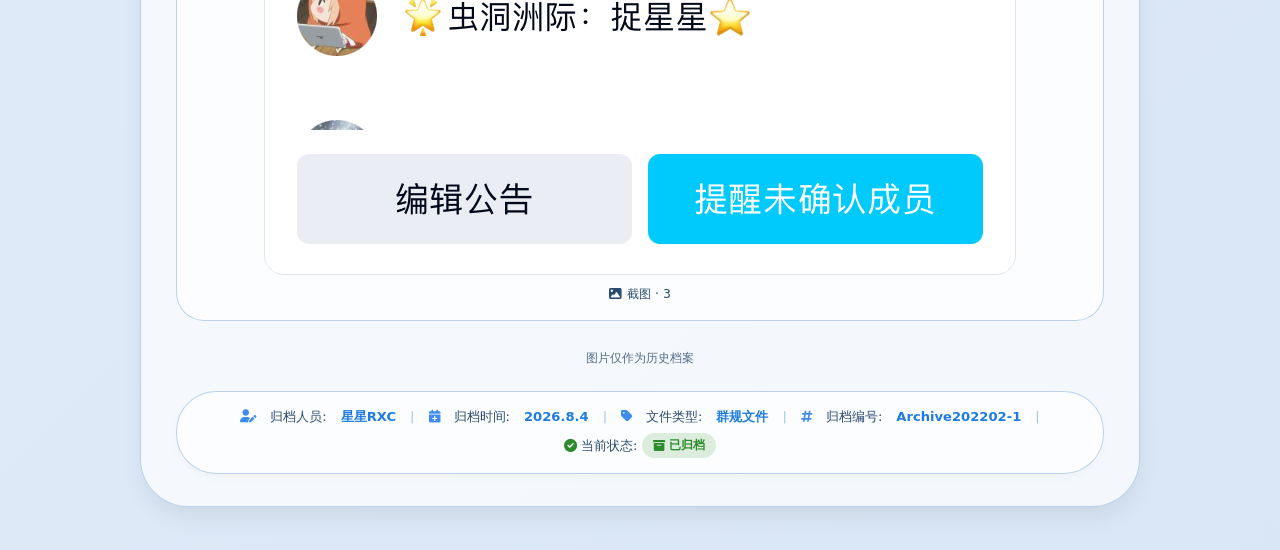
<file: Archive/Archive202202-1/Archive202202-1.html>
<!DOCTYPE html>
<html lang="zh">
<head>
    <meta charset="UTF-8">
    <meta name="viewport" content="width=device-width, initial-scale=1.0, user-scalable=yes">
    <title>群规档案 · 2022.02 · 宇宙沙盘讨论群</title>
    <link rel="icon" href="../../图像1.png" type="image/png" />
    <!-- Font Awesome 6 -->
    <link rel="stylesheet" href="https://cdnjs.cloudflare.com/ajax/libs/font-awesome/6.0.0-beta3/css/all.min.css">
    <!-- 外部样式表：位于上级 Archive 文件夹 -->
    <link rel="stylesheet" href="../archive-style.css">
</head>
<body oncopy="return false" oncut="return false" onpaste="return false">
<!-- 繁星专用层 -->
<div class="star-layer"></div>

<div class="console">
    <!-- 档案主卡片 -->
    <div class="archive-detail-card">
        <div class="card-header">
            <i class="fas fa-scroll"></i>
            <h2>四群群规 · 历史档案</h2>
        </div>

        <!-- 说明提示 -->
        <div class="archive-note">
            <i class="fas fa-info-circle" style="font-size: 1.2rem; color: var(--accent-light);"></i>
            <span>本群规写于 <strong>2022.2</strong> 的 <strong>星星SUR（以前的RXC）</strong>，该内容仅作为记录档案，不作为正式文档。</span>
        </div>

        <!-- 群规文本，禁止选择复制 -->
        <div class="rule-content" id="ruleText">
1. 禁止侮辱群成员第一次禁言 4 小时第二次禁言 1 天第三次禁言 20 天第四次踢
2. 禁止骂人，第一次禁言十分钟，第二次一天，第三次一个月，第四次直接踢
3. se 下载：需要 se 太空引擎的加 se 太空引擎爱好者群 228151010
4. 白嫖资源退群的（拿完游戏直接走的）1.2.3.4.5 和 se 群都拉黑（再也进不来）再也没有新的游戏
5. 要求：进群了就不要退了即使你放着也行，但也希望你们活跃些，嫌烦可以打开消息免打扰最后还是希望大家可以积极关注群多发消息
6. 禁止发一些恐怖。和恐怖画作。精神污染和病毒等等。还有禁止发黄图，不准耍赖，见一次，禁言一天，如果不知悔改，还乱瞎闹的，直接踢了！！！！！！！
7. 禁止玩那种名将问答（管理和群主可以偶尔玩但不要太过），见到一个禁言十分钟，第二次一小时，第三次直接 T
8. 禁止吵架一次两人禁言 10 分钟第二次禁言 1 小时三次禁言 2 天四次踢
注：群成员和管理吵 管理不受罚 管理和管理吵架双方受罚 管理 / 群成员和群主吵架 管理 / 群成员受罚
第九条。本群允许刷屏！
第十条。禁止发黄色照片发一次直接踢
第十一条。禁止传播谣言 第一次删除并禁言 10 天第二次删除并禁言 20 天第三次删除并踢
第十二条。禁止乱贴表情包 贴一个禁言一分钟（可叠加）
第十三条。禁止发布广告发一次踢
第十四条。本群资源仅供学习不可商用
第十五条。本群的任何聊天记录都不可以任何手段传播到网上
第十六条。任何群员都不可不遵守群规，任何管理都不可删除此群规
        </div>

        <!-- 历史截图区域 -->
        <div style="margin-bottom: 1rem;">
            <h3 style="display: flex; align-items: center; gap: 8px; color: var(--accent-light); font-size: 1.1rem; margin-bottom: 1rem;">
                <i class="fas fa-camera-retro"></i> 截图于 2022.2 图
            </h3>
            <div class="screenshot-section">
                <div class="screenshot-item">
                    <img src="1.png" alt="历史截图 1" onerror="this.style.opacity='0.3'; this.style.border='2px dashed #ccc';">
                    <div class="screenshot-caption"><i class="fas fa-image"></i> 截图 · 1</div>
                </div>
                <div class="screenshot-item">
                    <img src="2.png" alt="历史截图 2" onerror="this.style.opacity='0.3'; this.style.border='2px dashed #ccc';">
                    <div class="screenshot-caption"><i class="fas fa-image"></i> 截图 · 2</div>
                </div>
                <div class="screenshot-item">
                    <img src="3.png" alt="历史截图 3" onerror="this.style.opacity='0.3'; this.style.border='2px dashed #ccc';">
                    <div class="screenshot-caption"><i class="fas fa-image"></i> 截图 · 3</div>
                </div>
            </div>
            <p class="archive-image-notice">图片仅作为历史档案</p>
        </div>

        <!-- 底部操作 -->
<div class="footer-row">
    <i class="fas fa-user-pen" style="color: var(--accent-soft-light);"></i> 归档人员: <strong>星星RXC</strong>
    <span class="footer-sep">|</span>
    <i class="fas fa-calendar-plus" style="color: var(--accent-soft-light);"></i> 归档时间: <strong>2026.8.4</strong>
    <span class="footer-sep">|</span>
    <i class="fas fa-tag" style="color: var(--accent-soft-light);"></i> 文件类型: <strong>群规文件</strong>
    <span class="footer-sep">|</span>
    <i class="fas fa-hashtag" style="color: var(--accent-soft-light);"></i> 归档编号: <strong>Archive202202-1</strong>
    <span class="footer-sep">|</span>
    <span style="display: inline-flex; align-items: center; gap: 4px; white-space: nowrap;">
        <i class="fas fa-circle-check" style="color: #2d8a2d;"></i> 当前状态: <span class="status-badge"><i class="fas fa-archive"></i> 已归档</span>
    </span>
</div>

<script>
    (function() {
        // 禁止右键菜单
        document.addEventListener('contextmenu', function(e) {
            e.preventDefault();
            return false;
        });

        // 禁止选择开始事件 (进一步确保)
        document.addEventListener('selectstart', function(e) {
            e.preventDefault();
            return false;
        });

        // 禁止拖拽 (针对图片等)
        document.addEventListener('dragstart', function(e) {
            e.preventDefault();
            return false;
        });

        // 禁止某些键盘快捷键 (Ctrl+C, Ctrl+A 等)
        document.addEventListener('keydown', function(e) {
            if (e.ctrlKey && (e.key === 'c' || e.key === 'a' || e.key === 'x' || e.key === 'u' || e.key === 's' || e.key === 'p')) {
                e.preventDefault();
                return false;
            }
            if (e.key === 'F12') {
                e.preventDefault();
                return false;
            }
        });

        // 针对移动端长按菜单
        document.addEventListener('touchstart', function(e) {
            if (e.target && e.target.tagName === 'IMG') {
                e.preventDefault();
            }
        }, { passive: false });

        // 保证 ruleText 区域完全不可选择
        const ruleText = document.getElementById('ruleText');
        if (ruleText) {
            ruleText.style.userSelect = 'none';
            ruleText.style.webkitUserSelect = 'none';
            ruleText.style.msUserSelect = 'none';
            ruleText.style.mozUserSelect = 'none';
            ruleText.setAttribute('unselectable', 'on');
        }
    })();
</script>
</body>
</html>
</file>
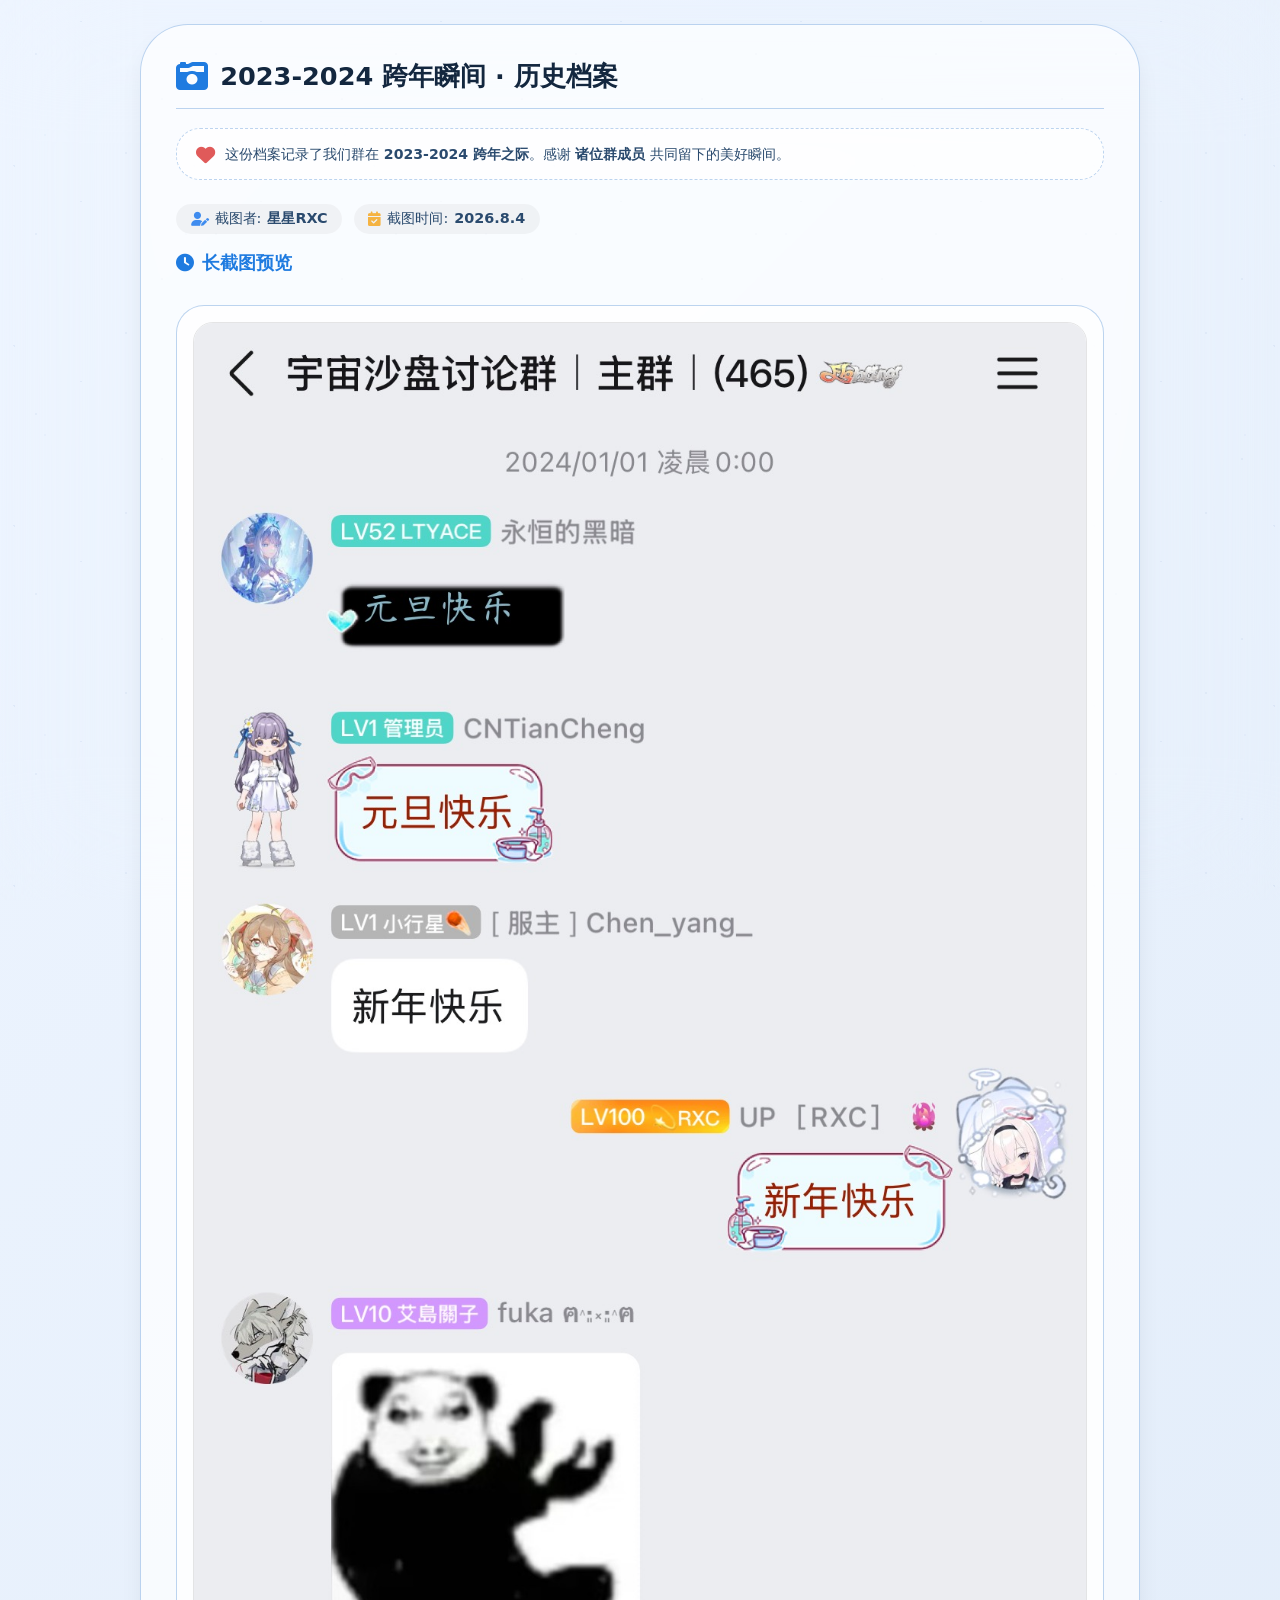
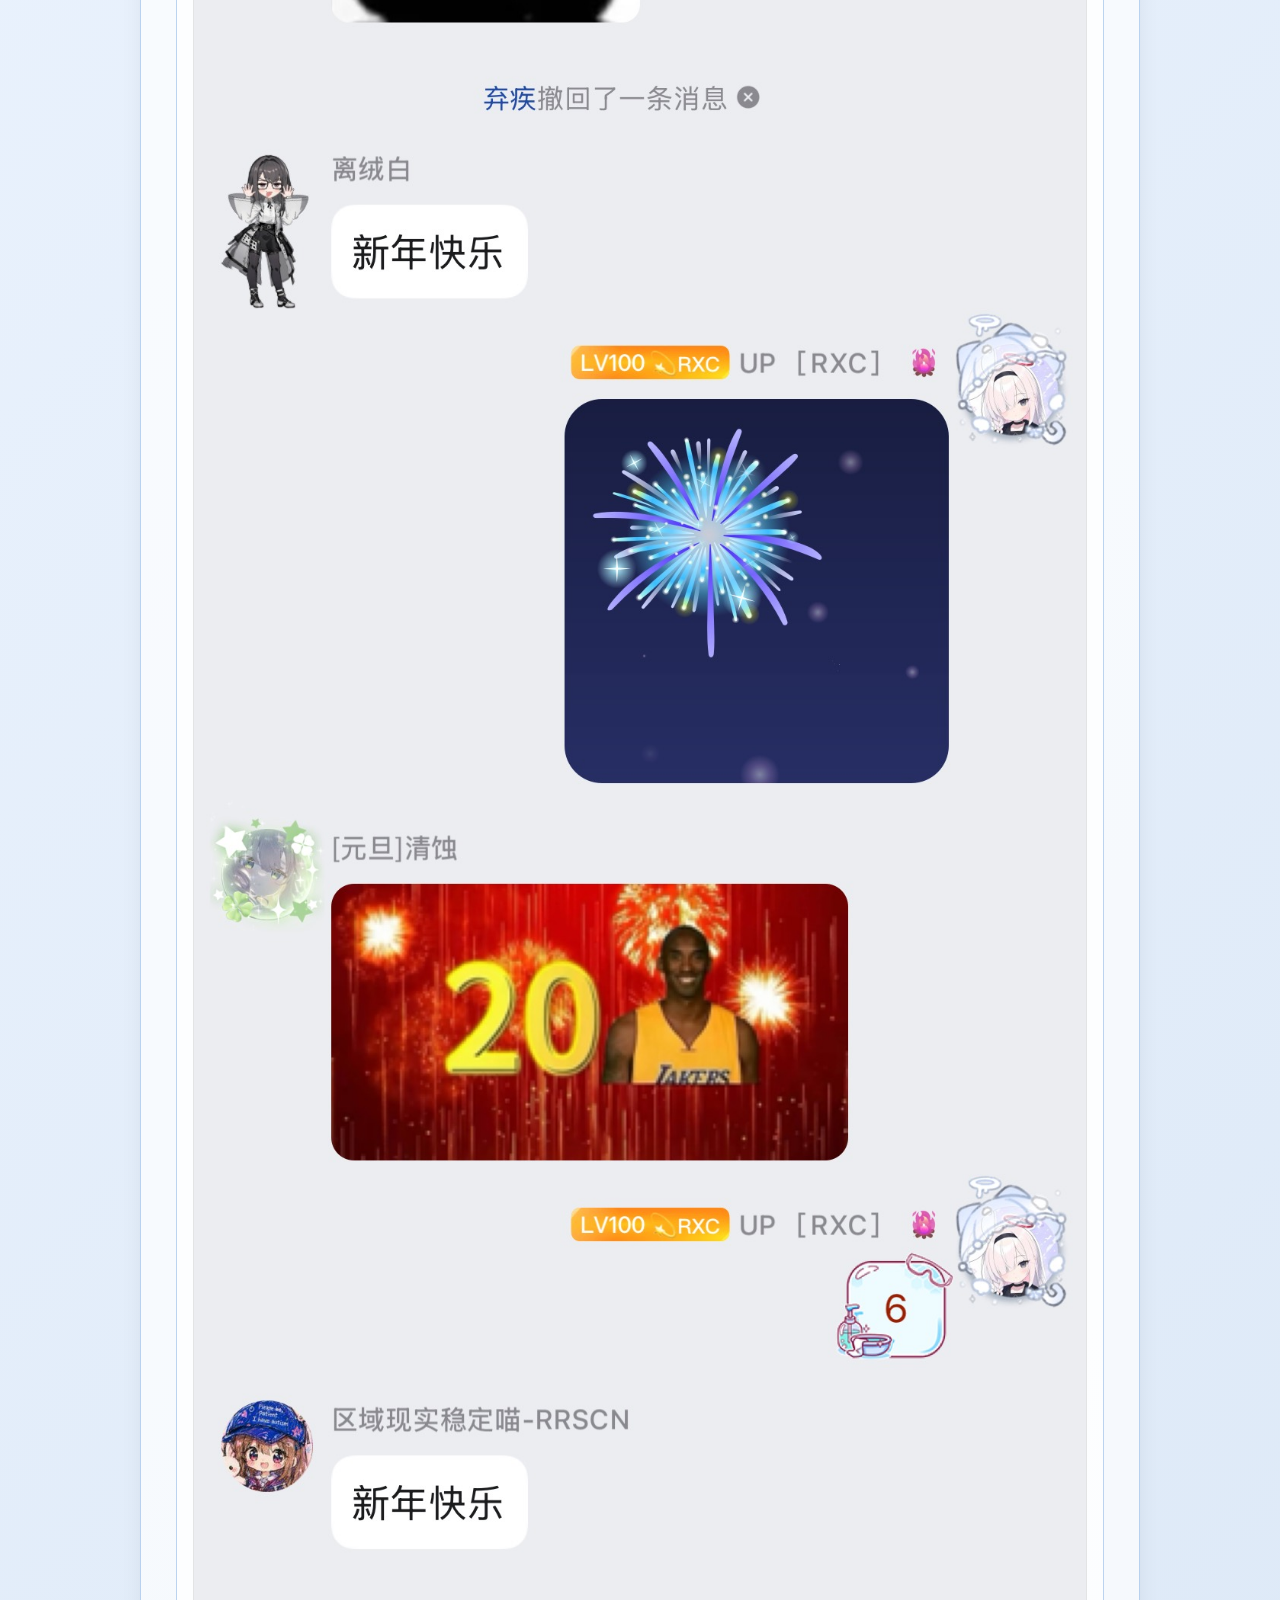
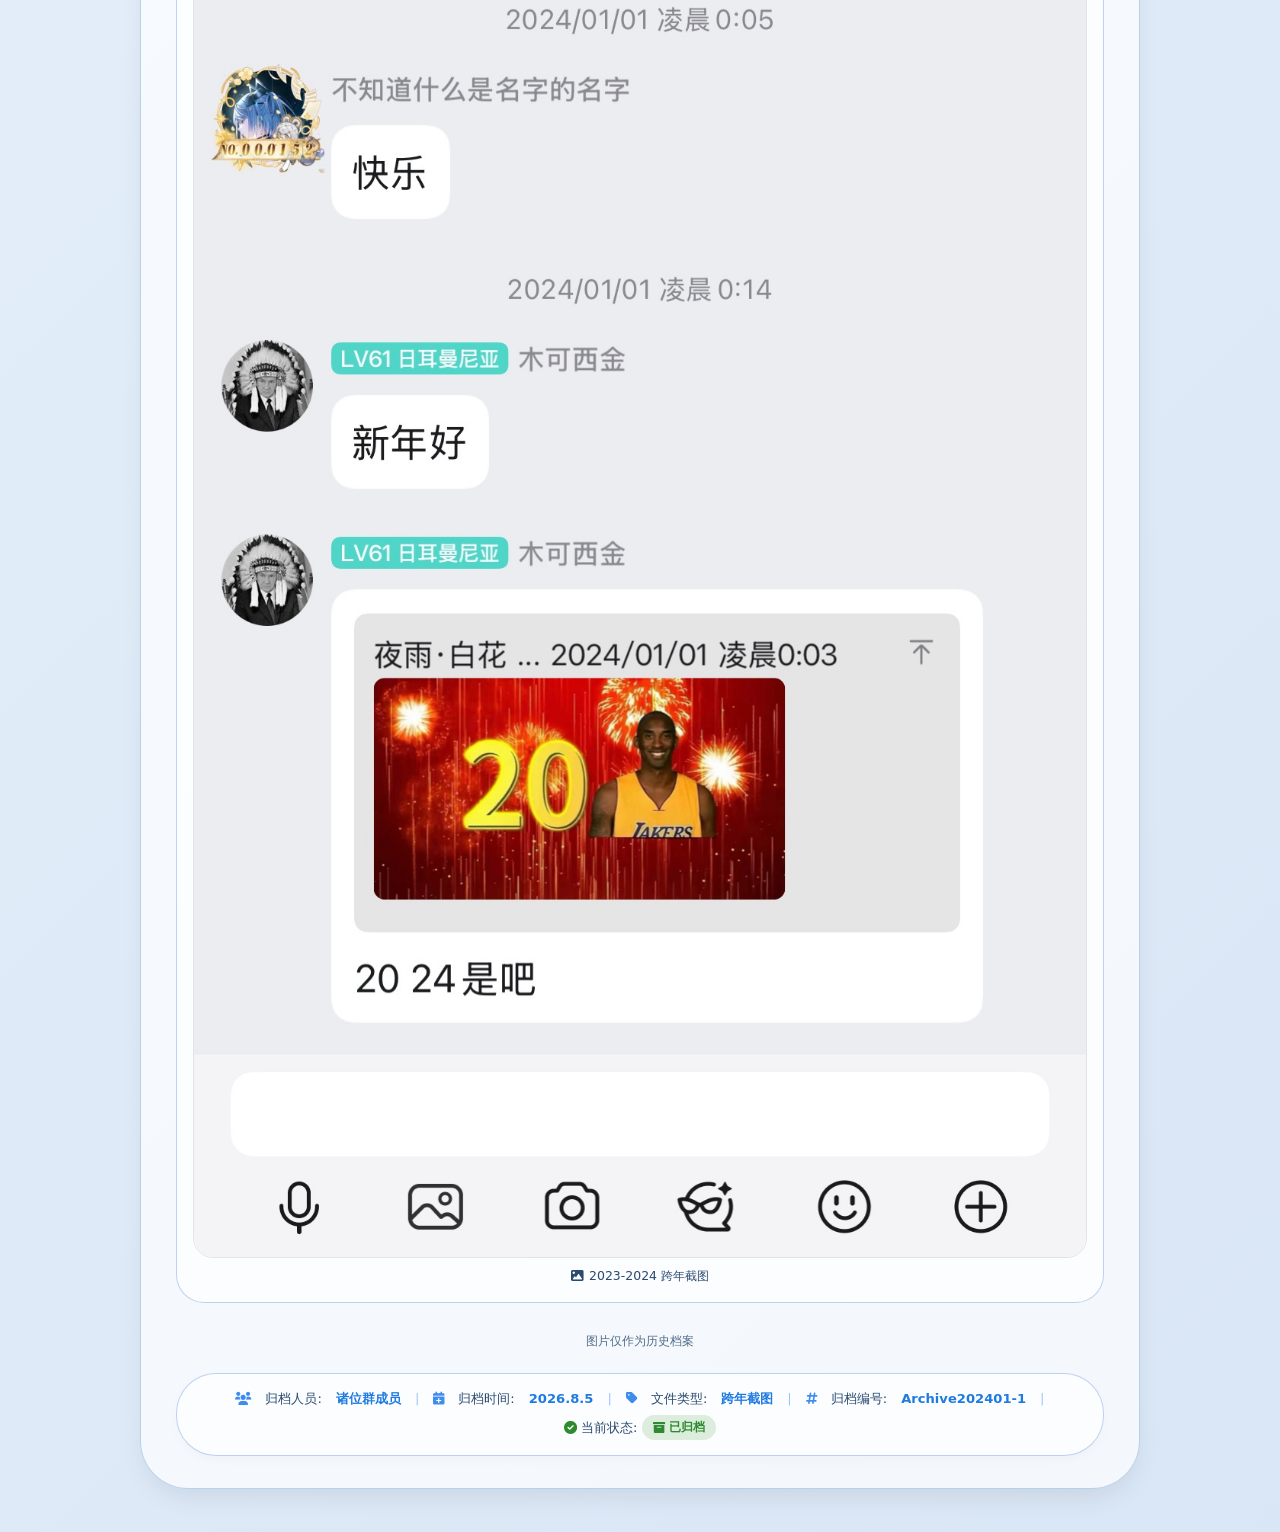
<file: Archive/Archive202401-1/Archive202401-1.html>
<!DOCTYPE html>
<html lang="zh">
<head>
    <meta charset="UTF-8">
    <meta name="viewport" content="width=device-width, initial-scale=1.0, user-scalable=yes">
    <title>2023-2024 跨年截图档案 · 宇宙沙盘讨论群</title>
    <link rel="icon" href="../../图像1.png" type="image/png" />
    <!-- Font Awesome 6 -->
    <link rel="stylesheet" href="https://cdnjs.cloudflare.com/ajax/libs/font-awesome/6.0.0-beta3/css/all.min.css">
    <!-- 外部样式表：引用 Archive 文件夹中的 archive-style.css -->
    <link rel="stylesheet" href="../archive-style.css">
</head>
<body>
<div class="star-layer"></div>

<div class="console">
    <div class="archive-detail-card">
        <div class="card-header">
            <i class="fas fa-camera-retro"></i>
            <h2>2023-2024 跨年瞬间 · 历史档案</h2>
        </div>

        <div class="archive-note">
            <i class="fas fa-heart" style="font-size: 1.2rem; color: #e05a5a;"></i>
            <span>这份档案记录了我们群在 <strong>2023-2024 跨年之际</strong>。感谢 <strong>诸位群成员</strong> 共同留下的美好瞬间。</span>
        </div>

        <!-- 截图者与截图时间 -->
        <div class="screenshot-meta">
            <span><i class="fas fa-user-pen" style="color: var(--accent-soft-light);"></i> 截图者: <strong>星星RXC</strong></span>
            <span><i class="fas fa-calendar-check" style="color: #f5b342;"></i> 截图时间: <strong>2026.8.4</strong></span>
        </div>

        <div style="margin-bottom: 1rem;">
            <h3 style="display: flex; align-items: center; gap: 8px; color: var(--accent-light); font-size: 1.1rem; margin-bottom: 1rem;">
                <i class="fas fa-clock"></i> 长截图预览
            </h3>
            <div class="screenshot-section">
                <div class="screenshot-item">
                    <img src="2023-2024.png" alt="2023-2024 跨年长截图" onerror="this.style.opacity='0.3'; this.style.border='2px dashed #ccc';">
                    <div class="screenshot-caption">
                        <i class="fas fa-image"></i> 2023-2024 跨年截图
                    </div>
                </div>
            </div>
            <p class="archive-image-notice">图片仅作为历史档案</p>
        </div>

        <div class="footer-row">
            <i class="fas fa-users" style="color: var(--accent-soft-light);"></i> 归档人员: <strong>诸位群成员</strong>
            <span class="footer-sep">|</span>
            <i class="fas fa-calendar-plus" style="color: var(--accent-soft-light);"></i> 归档时间: <strong>2026.8.5</strong>
            <span class="footer-sep">|</span>
            <i class="fas fa-tag" style="color: var(--accent-soft-light);"></i> 文件类型: <strong>跨年截图</strong>
            <span class="footer-sep">|</span>
            <i class="fas fa-hashtag" style="color: var(--accent-soft-light);"></i> 归档编号: <strong>Archive202401-1</strong>
            <span class="footer-sep">|</span>
            <span style="display: inline-flex; align-items: center; gap: 4px; white-space: nowrap;">
                <i class="fas fa-circle-check" style="color: #2d8a2d;"></i> 当前状态: <span class="status-badge"><i class="fas fa-archive"></i> 已归档</span>
            </span>
        </div>
    </div>
</div>

</body>
</html>
</file>
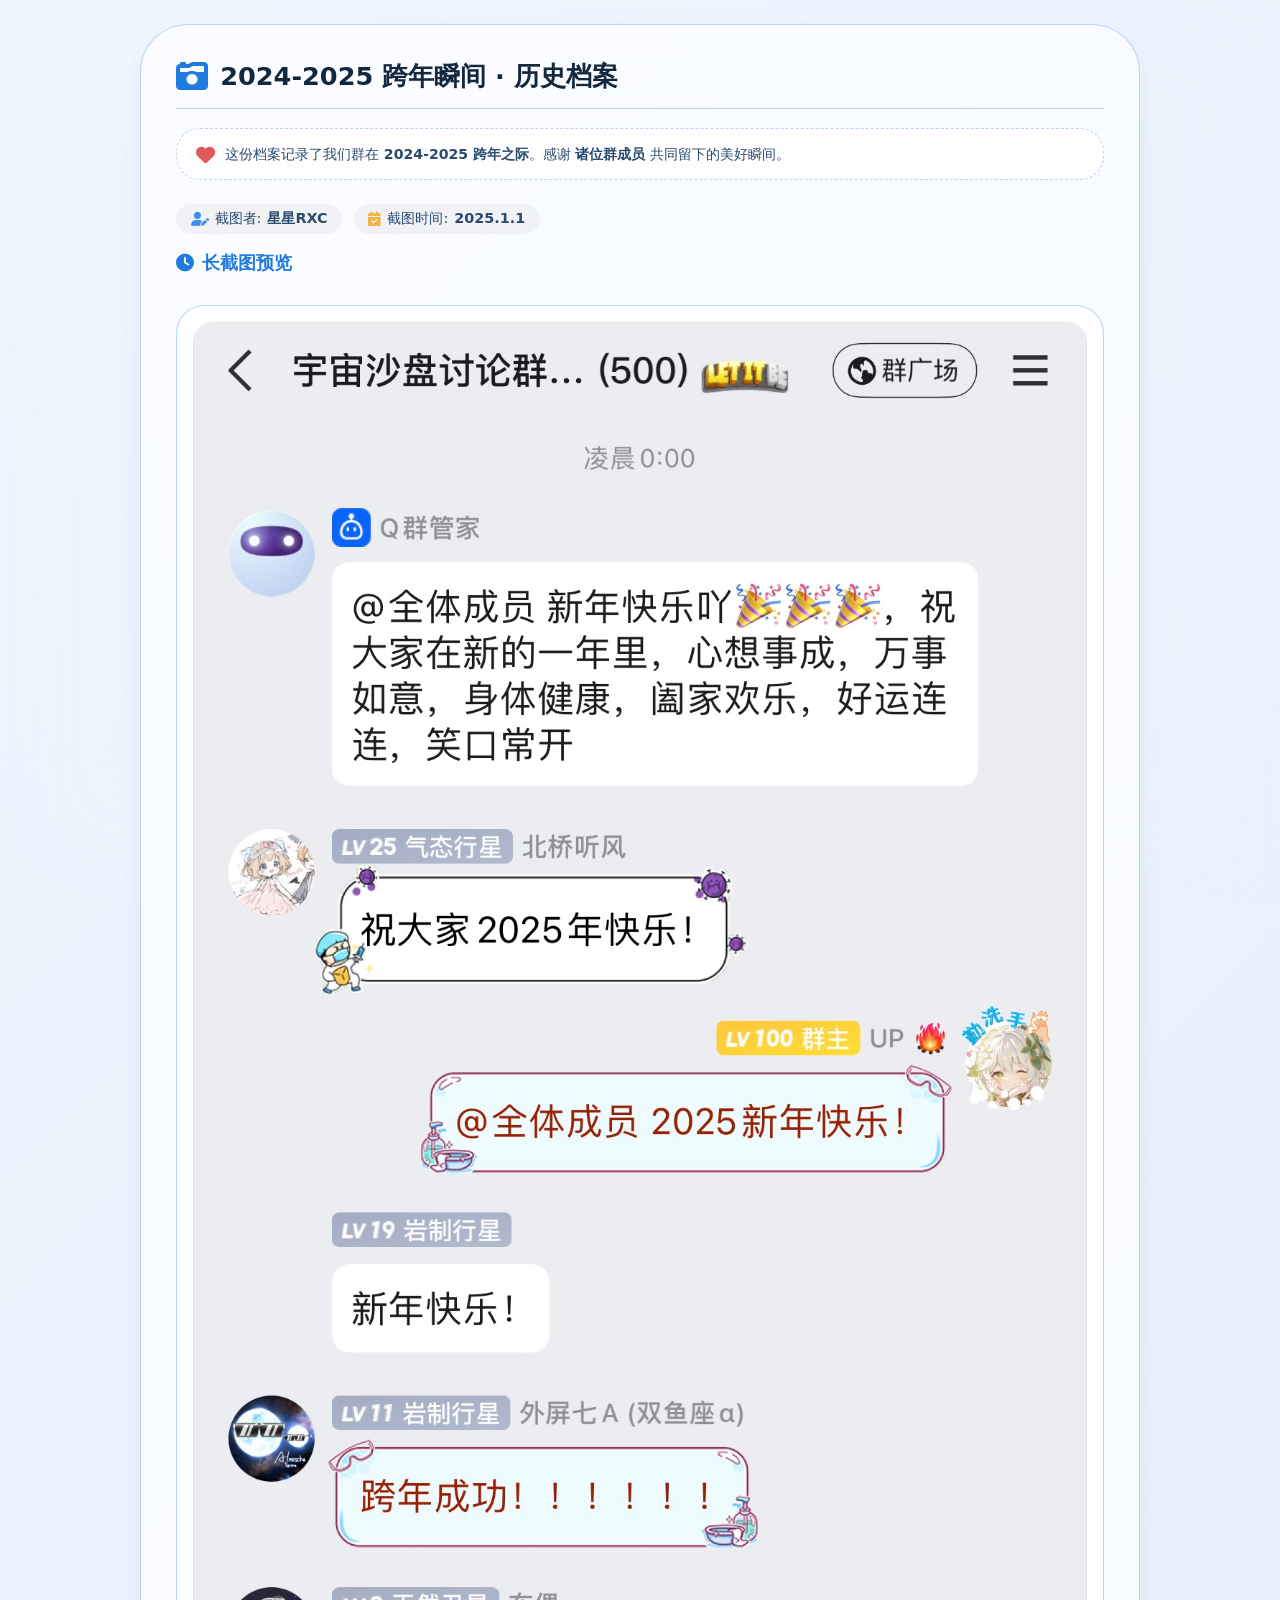
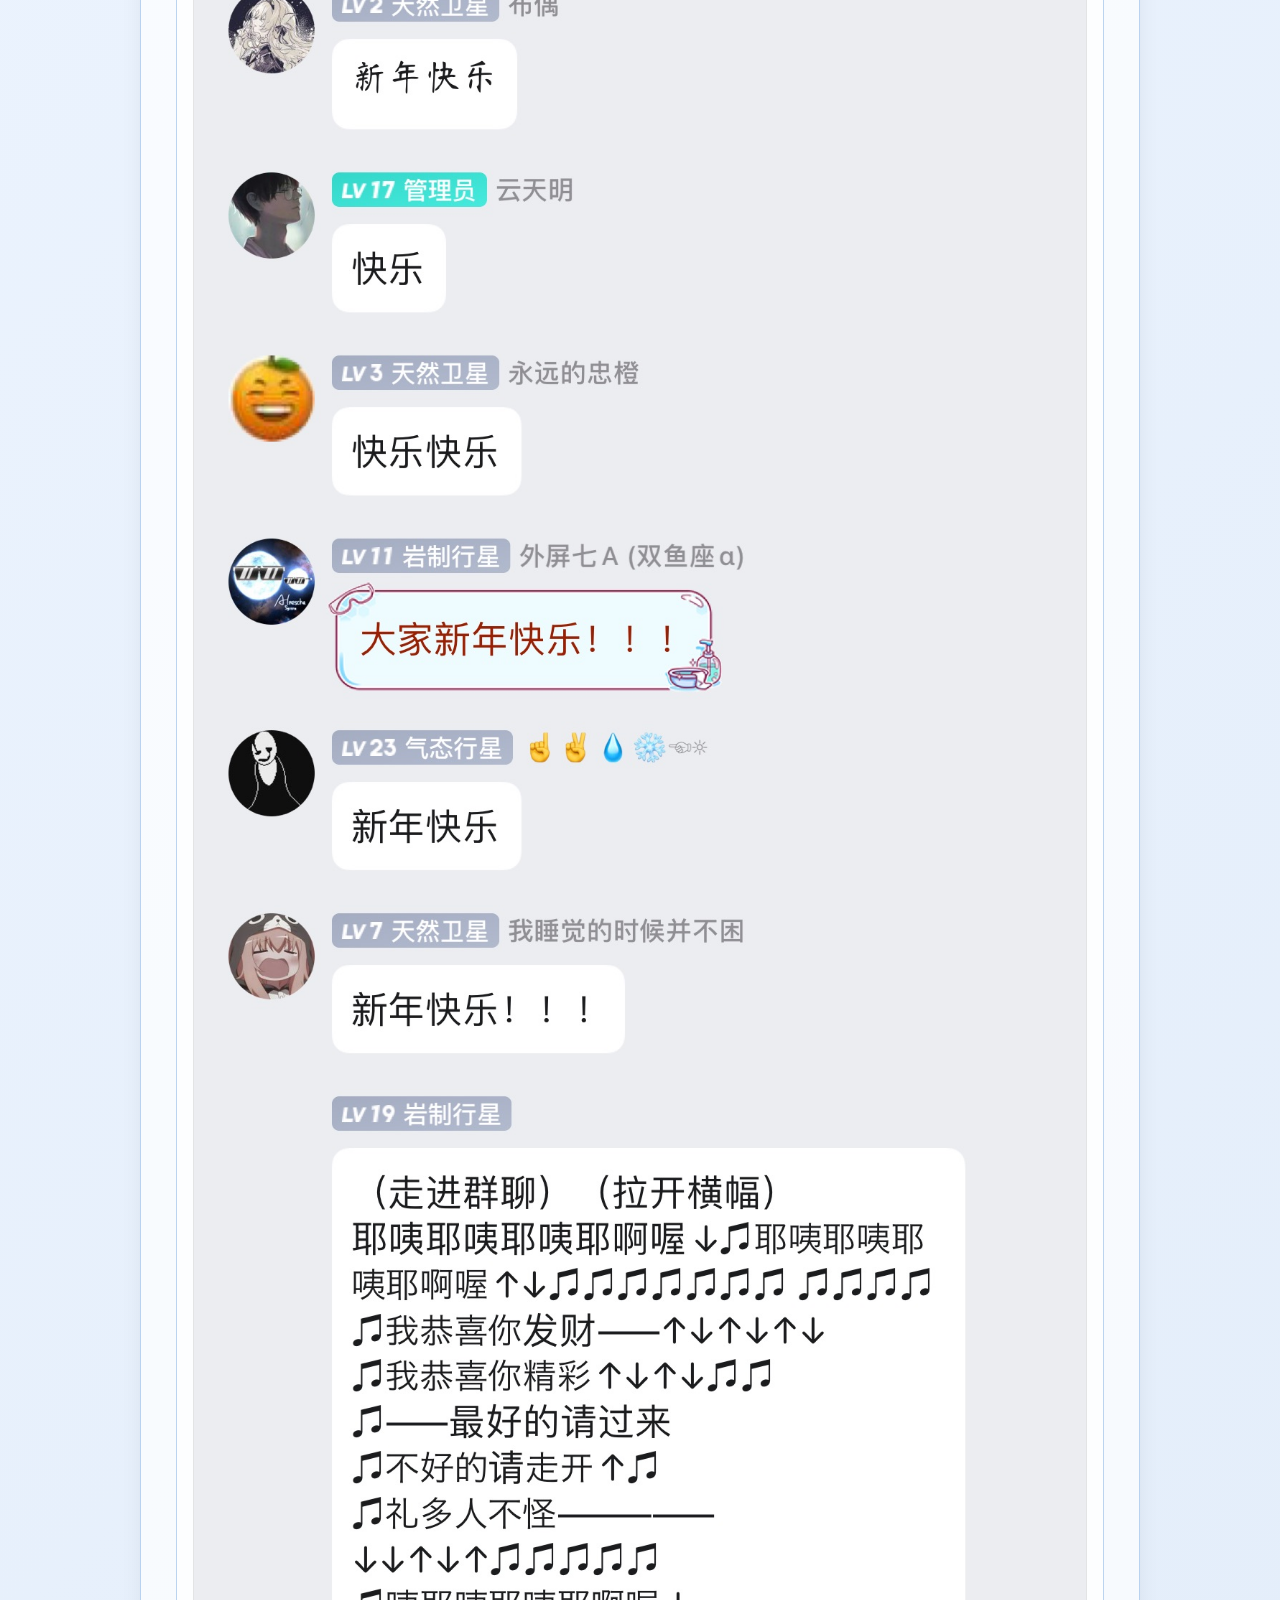
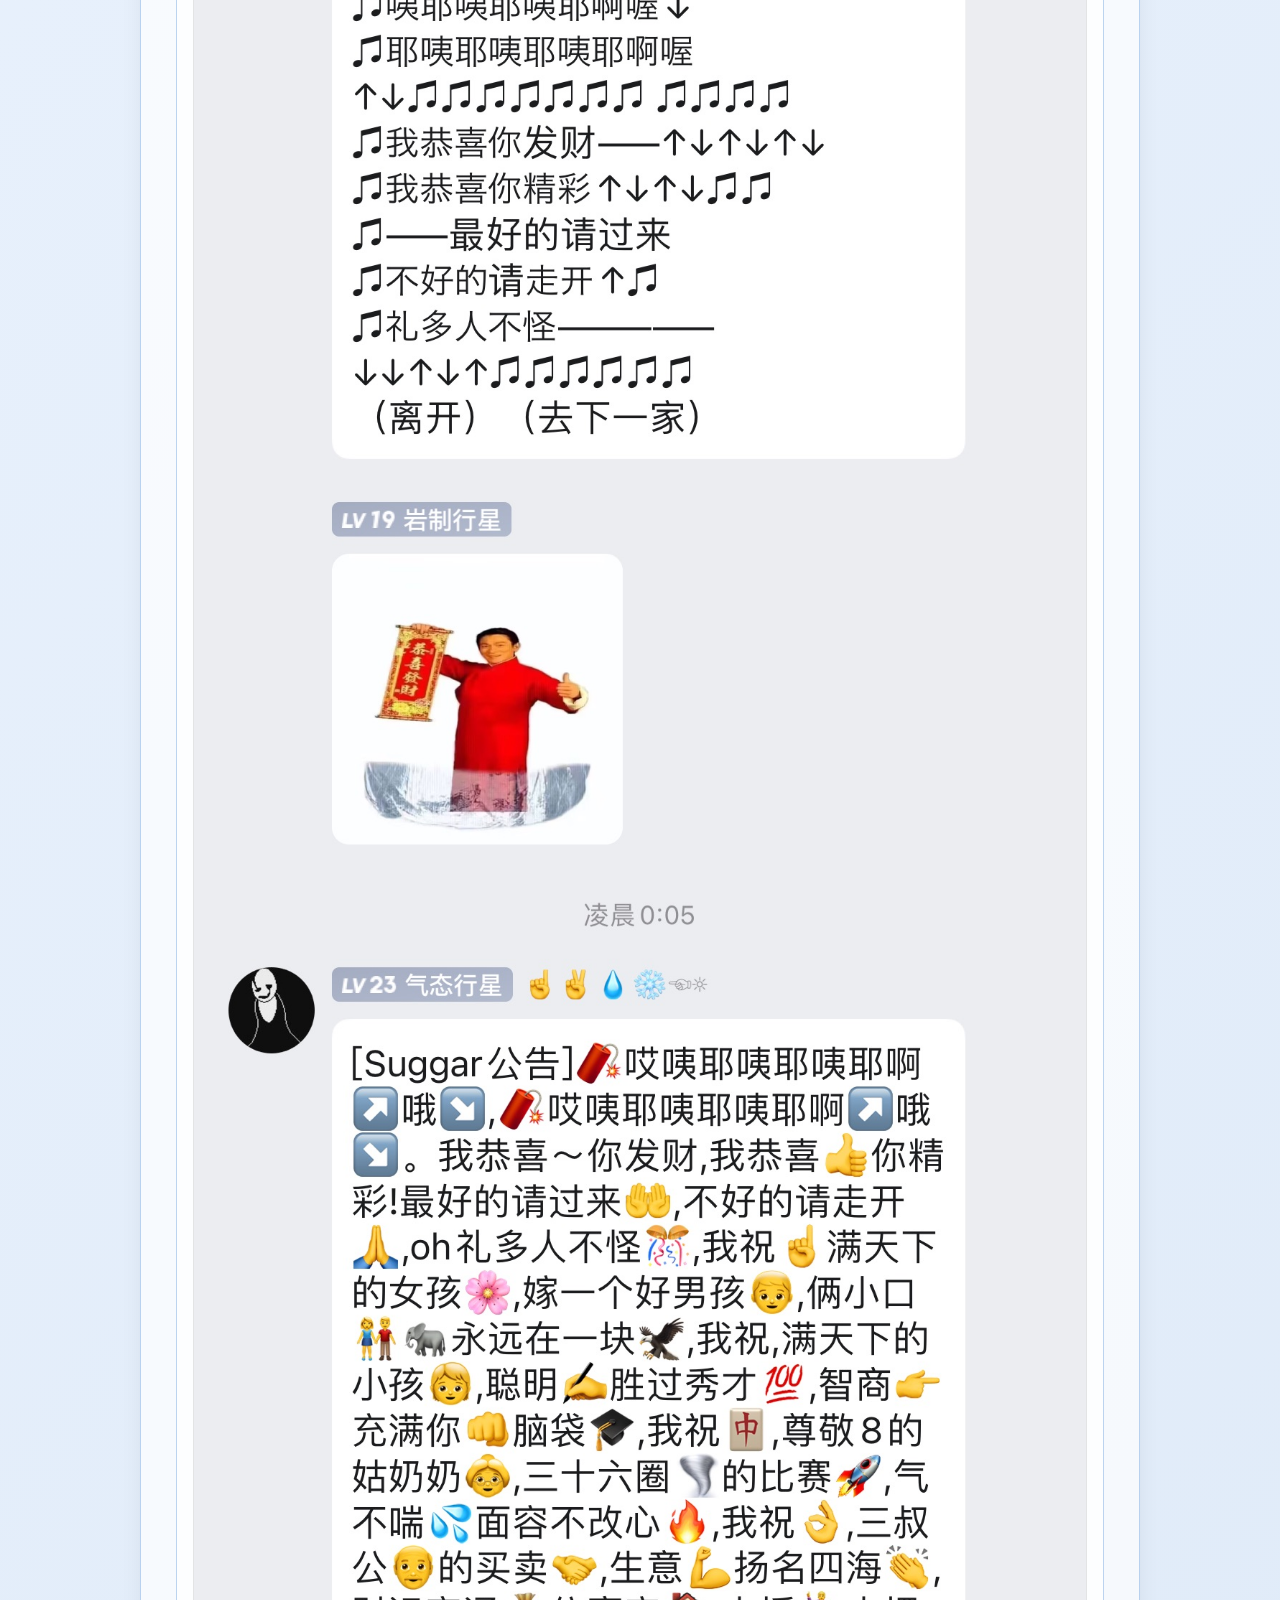
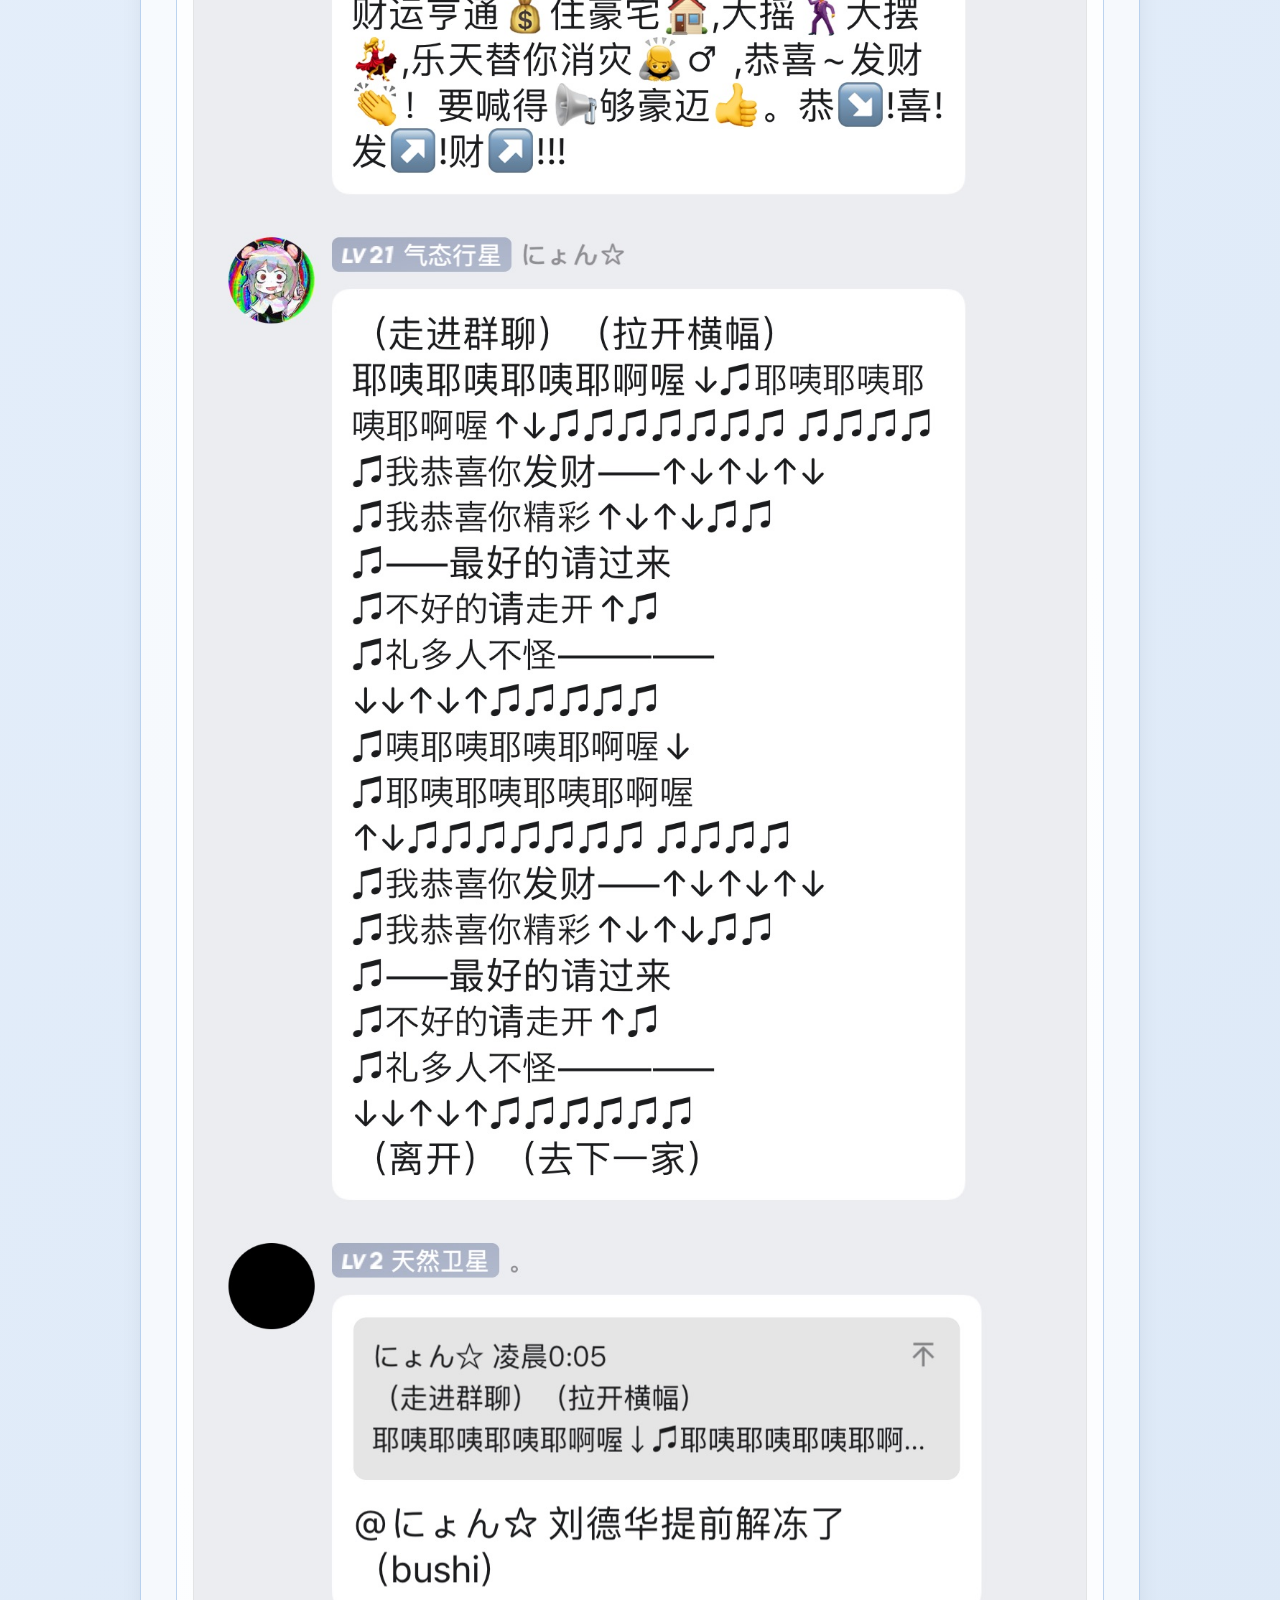
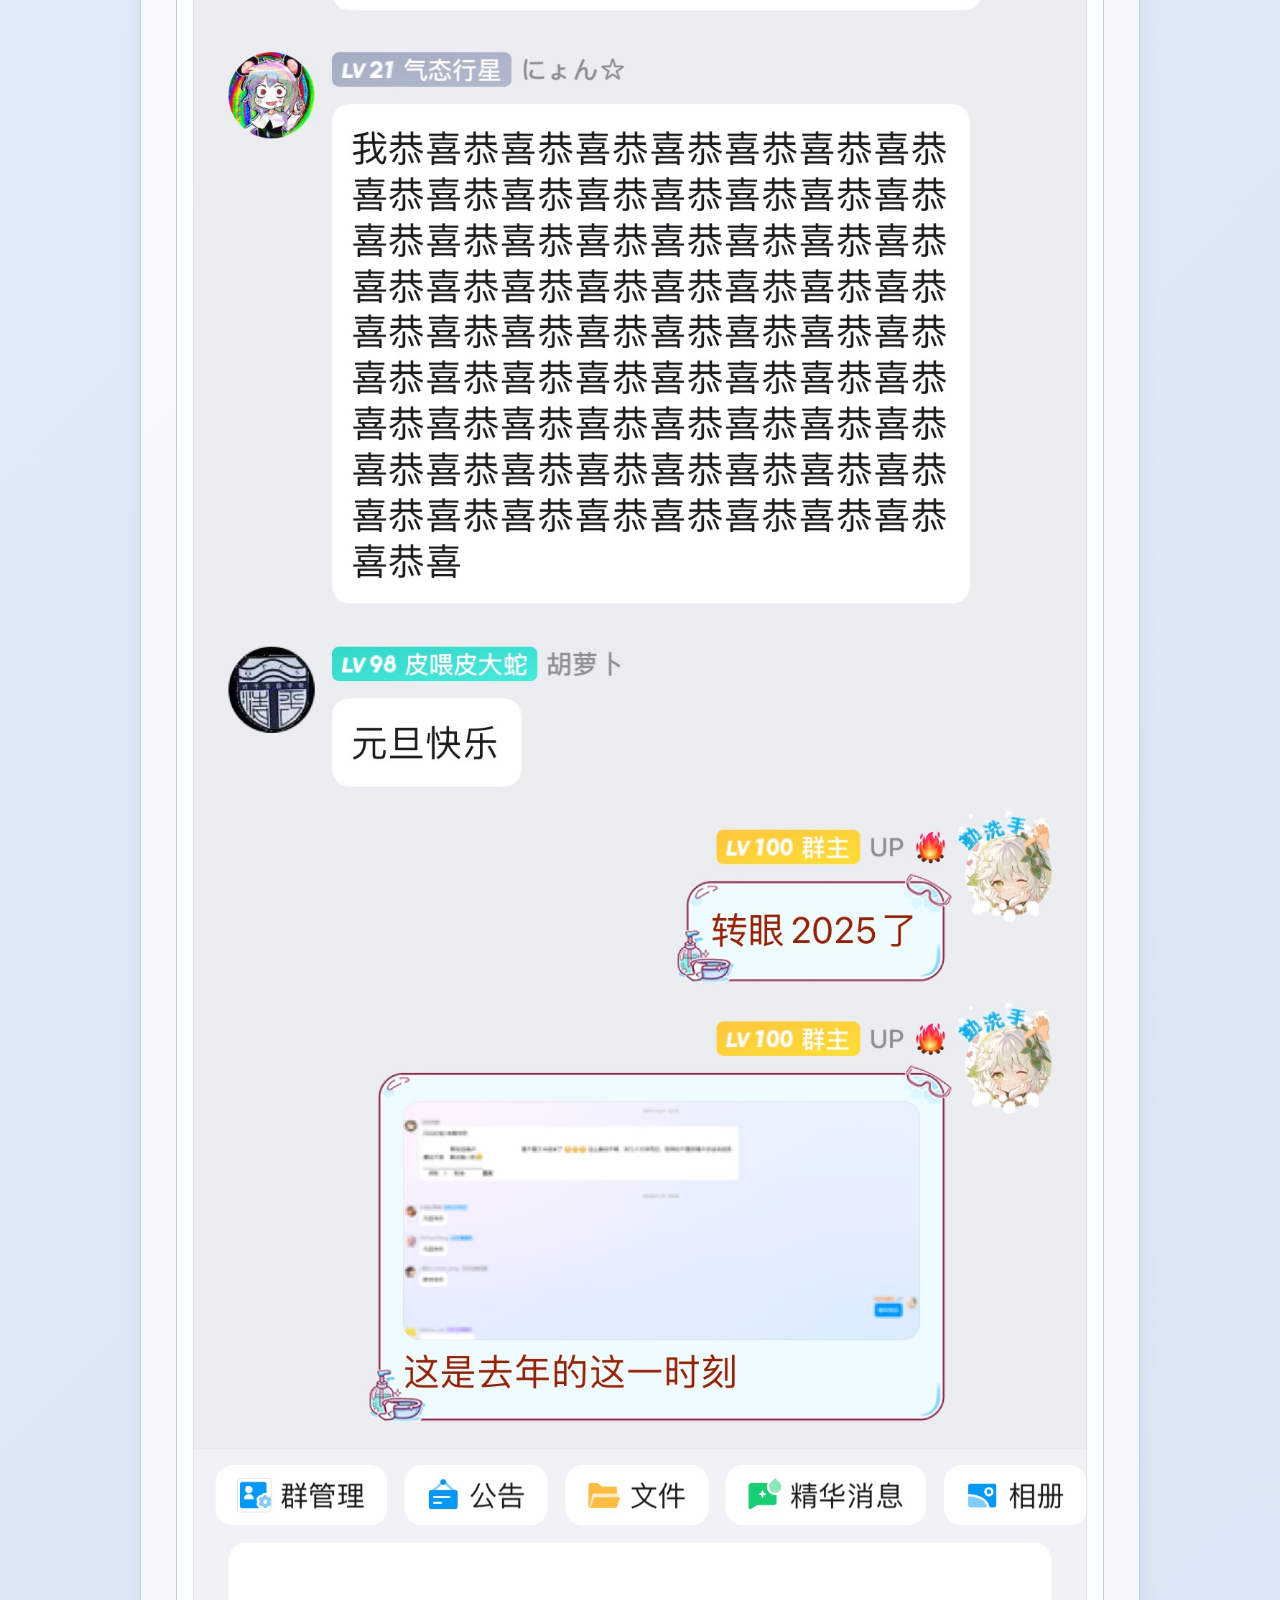
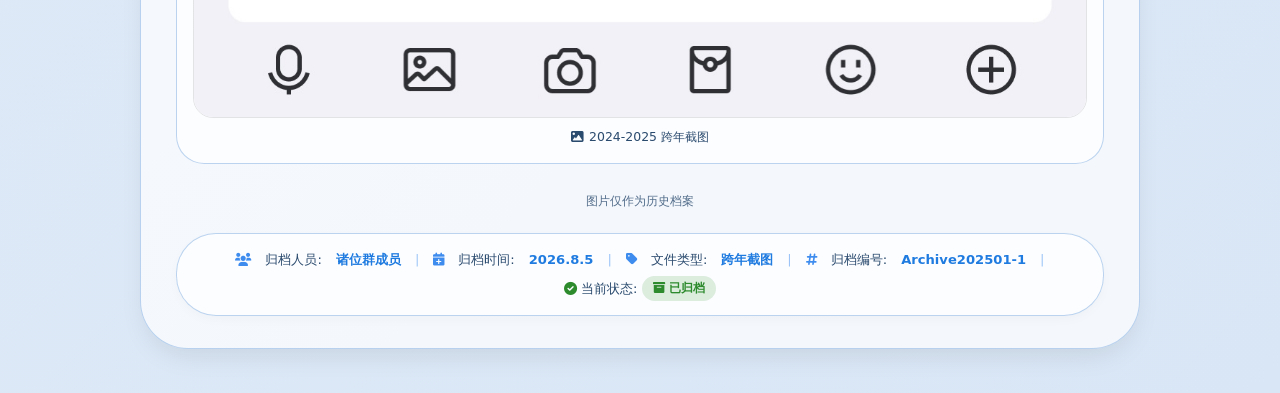
<file: Archive/Archive202501-1/Archive202501-1.html>
<!DOCTYPE html>
<html lang="zh">
<head>
    <meta charset="UTF-8">
    <meta name="viewport" content="width=device-width, initial-scale=1.0, user-scalable=yes">
    <title>2024-2025 跨年截图档案 · 宇宙沙盘讨论群</title>
    <link rel="icon" href="../../图像1.png" type="image/png" />
    <!-- Font Awesome 6 -->
    <link rel="stylesheet" href="https://cdnjs.cloudflare.com/ajax/libs/font-awesome/6.0.0-beta3/css/all.min.css">
    <!-- 引用 Archive 通用样式 -->
    <link rel="stylesheet" href="../archive-style.css">
</head>
<body>
<div class="star-layer"></div>

<div class="console">
    <div class="archive-detail-card">
        <div class="card-header">
            <i class="fas fa-camera-retro"></i>
            <h2>2024-2025 跨年瞬间 · 历史档案</h2>
        </div>

        <div class="archive-note">
            <i class="fas fa-heart" style="font-size: 1.2rem; color: #e05a5a;"></i>
            <span>这份档案记录了我们群在 <strong>2024-2025 跨年之际</strong>。感谢 <strong>诸位群成员</strong> 共同留下的美好瞬间。</span>
        </div>

        <!-- 截图者与截图时间 -->
        <div class="screenshot-meta">
            <span><i class="fas fa-user-pen" style="color: var(--accent-soft-light);"></i> 截图者: <strong>星星RXC</strong></span>
            <span><i class="fas fa-calendar-check" style="color: #f5b342;"></i> 截图时间: <strong>2025.1.1</strong></span>
        </div>

        <div style="margin-bottom: 1rem;">
            <h3 style="display: flex; align-items: center; gap: 8px; color: var(--accent-light); font-size: 1.1rem; margin-bottom: 1rem;">
                <i class="fas fa-clock"></i> 长截图预览
            </h3>
            <div class="screenshot-section">
                <div class="screenshot-item">
                    <img src="2024-2025.png" alt="2024-2025 跨年长截图" onerror="this.style.opacity='0.3'; this.style.border='2px dashed #ccc';">
                    <div class="screenshot-caption">
                        <i class="fas fa-image"></i> 2024-2025 跨年截图
                    </div>
                </div>
            </div>
            <p class="archive-image-notice">图片仅作为历史档案</p>
        </div>

        <div class="footer-row">
            <i class="fas fa-users" style="color: var(--accent-soft-light);"></i> 归档人员: <strong>诸位群成员</strong>
            <span class="footer-sep">|</span>
            <i class="fas fa-calendar-plus" style="color: var(--accent-soft-light);"></i> 归档时间: <strong>2026.8.5</strong>
            <span class="footer-sep">|</span>
            <i class="fas fa-tag" style="color: var(--accent-soft-light);"></i> 文件类型: <strong>跨年截图</strong>
            <span class="footer-sep">|</span>
            <i class="fas fa-hashtag" style="color: var(--accent-soft-light);"></i> 归档编号: <strong>Archive202501-1</strong>
            <span class="footer-sep">|</span>
            <span style="display: inline-flex; align-items: center; gap: 4px; white-space: nowrap;">
                <i class="fas fa-circle-check" style="color: #2d8a2d;"></i> 当前状态: <span class="status-badge"><i class="fas fa-archive"></i> 已归档</span>
            </span>
        </div>
    </div>
</div>

</body>
</html>
</file>
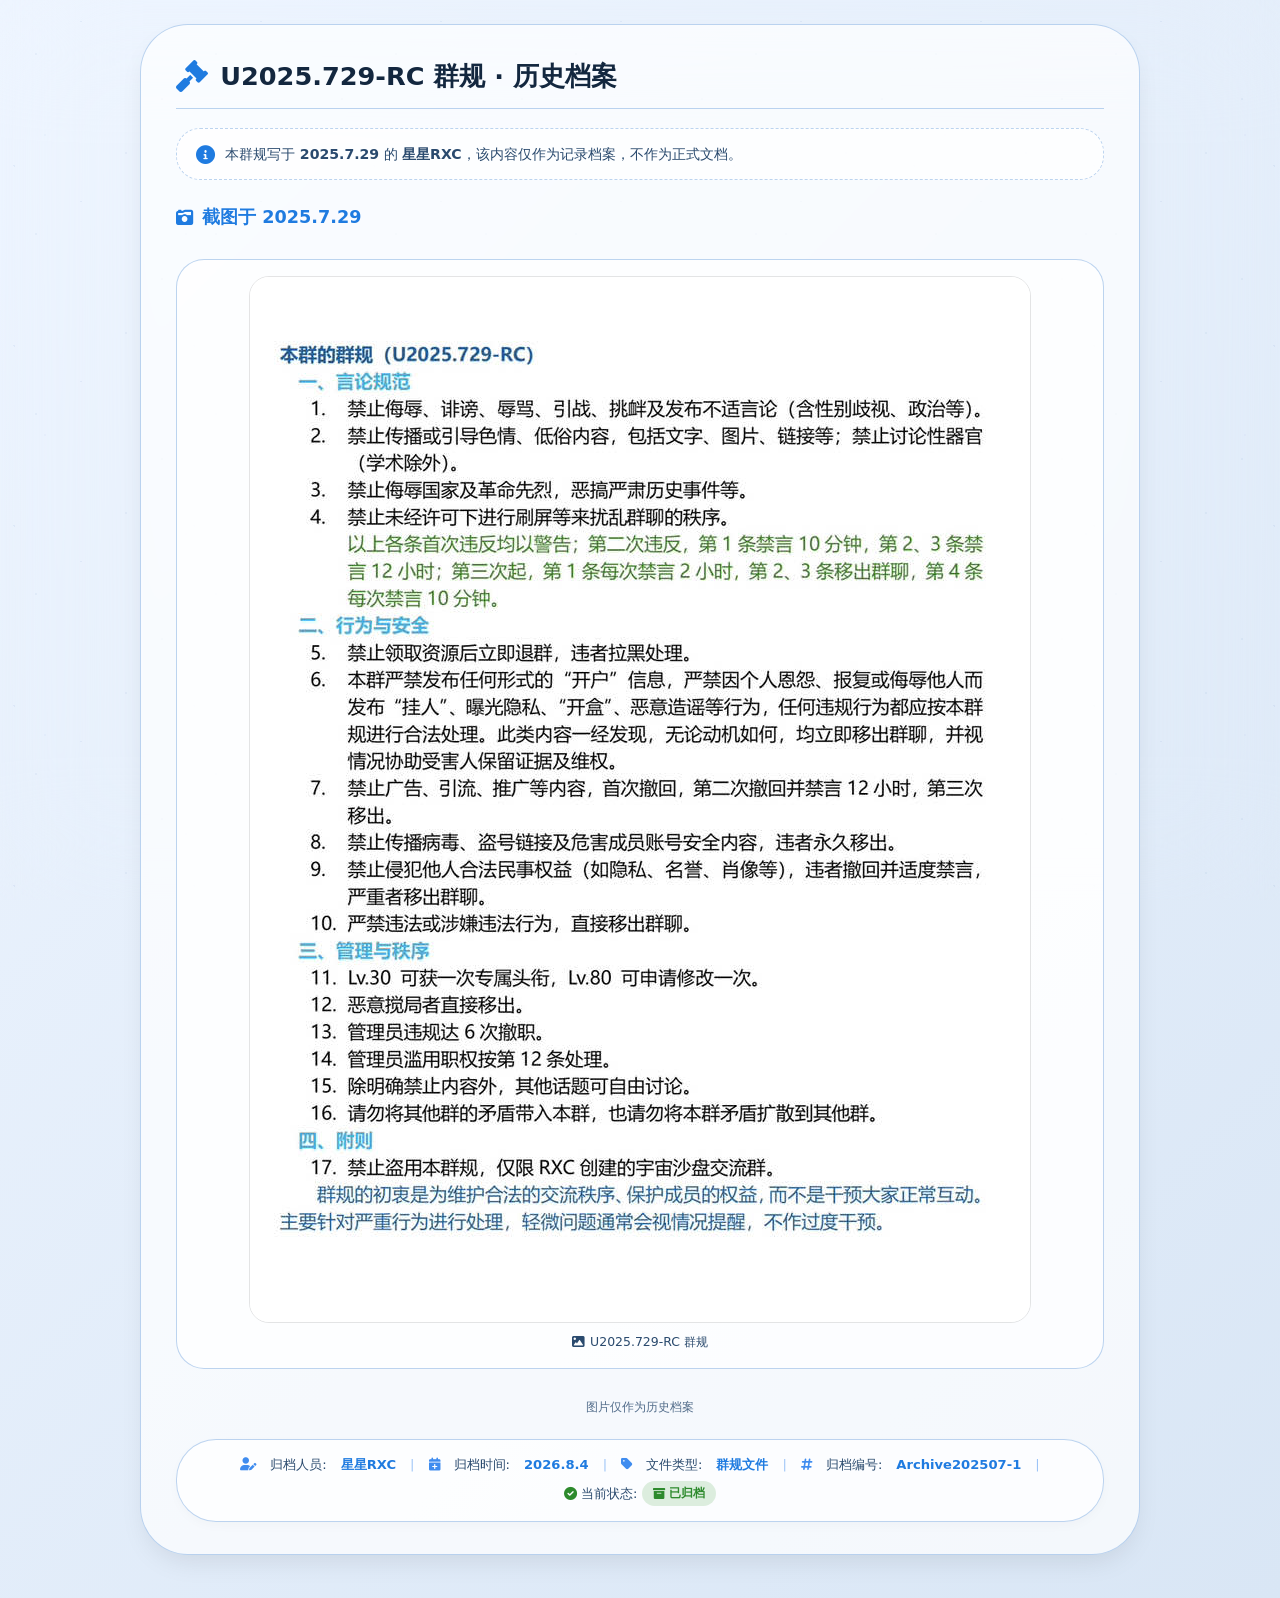
<file: Archive/Archive202507-1/Archive202507-1.html>
<!DOCTYPE html>
<html lang="zh">
<head>
    <meta charset="UTF-8">
    <meta name="viewport" content="width=device-width, initial-scale=1.0, user-scalable=yes">
    <title>U2025.729-RC 群规档案 · 宇宙沙盘讨论群</title>
    <link rel="icon" href="../../图像1.png" type="image/png" />
    <!-- Font Awesome 6 -->
    <link rel="stylesheet" href="https://cdnjs.cloudflare.com/ajax/libs/font-awesome/6.0.0-beta3/css/all.min.css">
    <!-- 通用档案样式 -->
    <link rel="stylesheet" href="../archive-style.css">
</head>
<body oncopy="return false" oncut="return false" onpaste="return false">
<div class="star-layer"></div>

<div class="console">
    <div class="archive-detail-card">
        <div class="card-header">
            <i class="fas fa-gavel"></i>
            <h2>U2025.729-RC 群规 · 历史档案</h2>
        </div>

        <div class="archive-note">
            <i class="fas fa-info-circle" style="font-size: 1.2rem; color: var(--accent-light);"></i>
            <span>本群规写于 <strong>2025.7.29</strong> 的 <strong>星星RXC</strong>，该内容仅作为记录档案，不作为正式文档。</span>
        </div>

        <!-- 仅展示一张群规截图 -->
        <div style="margin-bottom: 1rem;">
            <h3 style="display: flex; align-items: center; gap: 8px; color: var(--accent-light); font-size: 1.1rem; margin-bottom: 1rem;">
                <i class="fas fa-camera-retro"></i> 截图于 2025.7.29
            </h3>
            <div class="screenshot-section">
                <div class="screenshot-item">
                    <img src="U2025.729-RC.png" alt="U2025.729-RC 群规截图" onerror="this.style.opacity='0.3'; this.style.border='2px dashed #ccc';">
                    <div class="screenshot-caption"><i class="fas fa-image"></i> U2025.729-RC 群规</div>
                </div>
            </div>
            <p class="archive-image-notice">图片仅作为历史档案</p>
        </div>

        <div class="footer-row">
            <i class="fas fa-user-pen" style="color: var(--accent-soft-light);"></i> 归档人员: <strong>星星RXC</strong>
            <span class="footer-sep">|</span>
            <i class="fas fa-calendar-plus" style="color: var(--accent-soft-light);"></i> 归档时间: <strong>2026.8.4</strong>
            <span class="footer-sep">|</span>
            <i class="fas fa-tag" style="color: var(--accent-soft-light);"></i> 文件类型: <strong>群规文件</strong>
            <span class="footer-sep">|</span>
            <i class="fas fa-hashtag" style="color: var(--accent-soft-light);"></i> 归档编号: <strong>Archive202507-1</strong>
            <span class="footer-sep">|</span>
            <span style="display: inline-flex; align-items: center; gap: 4px; white-space: nowrap;">
                <i class="fas fa-circle-check" style="color: #2d8a2d;"></i> 当前状态: <span class="status-badge"><i class="fas fa-archive"></i> 已归档</span>
            </span>
        </div>
    </div>
</div>

<script>
    (function() {
        document.addEventListener('contextmenu', function(e) { e.preventDefault(); });
        document.addEventListener('selectstart', function(e) { e.preventDefault(); });
        document.addEventListener('dragstart', function(e) { e.preventDefault(); });
        document.addEventListener('keydown', function(e) {
            if (e.ctrlKey && (e.key === 'c' || e.key === 'a' || e.key === 'x' || e.key === 'u' || e.key === 's' || e.key === 'p')) {
                e.preventDefault();
                return false;
            }
            if (e.key === 'F12') { e.preventDefault(); }
        });
        document.addEventListener('touchstart', function(e) {
            if (e.target && e.target.tagName === 'IMG') { e.preventDefault(); }
        }, { passive: false });
    })();
</script>
</body>
</html>
</file>
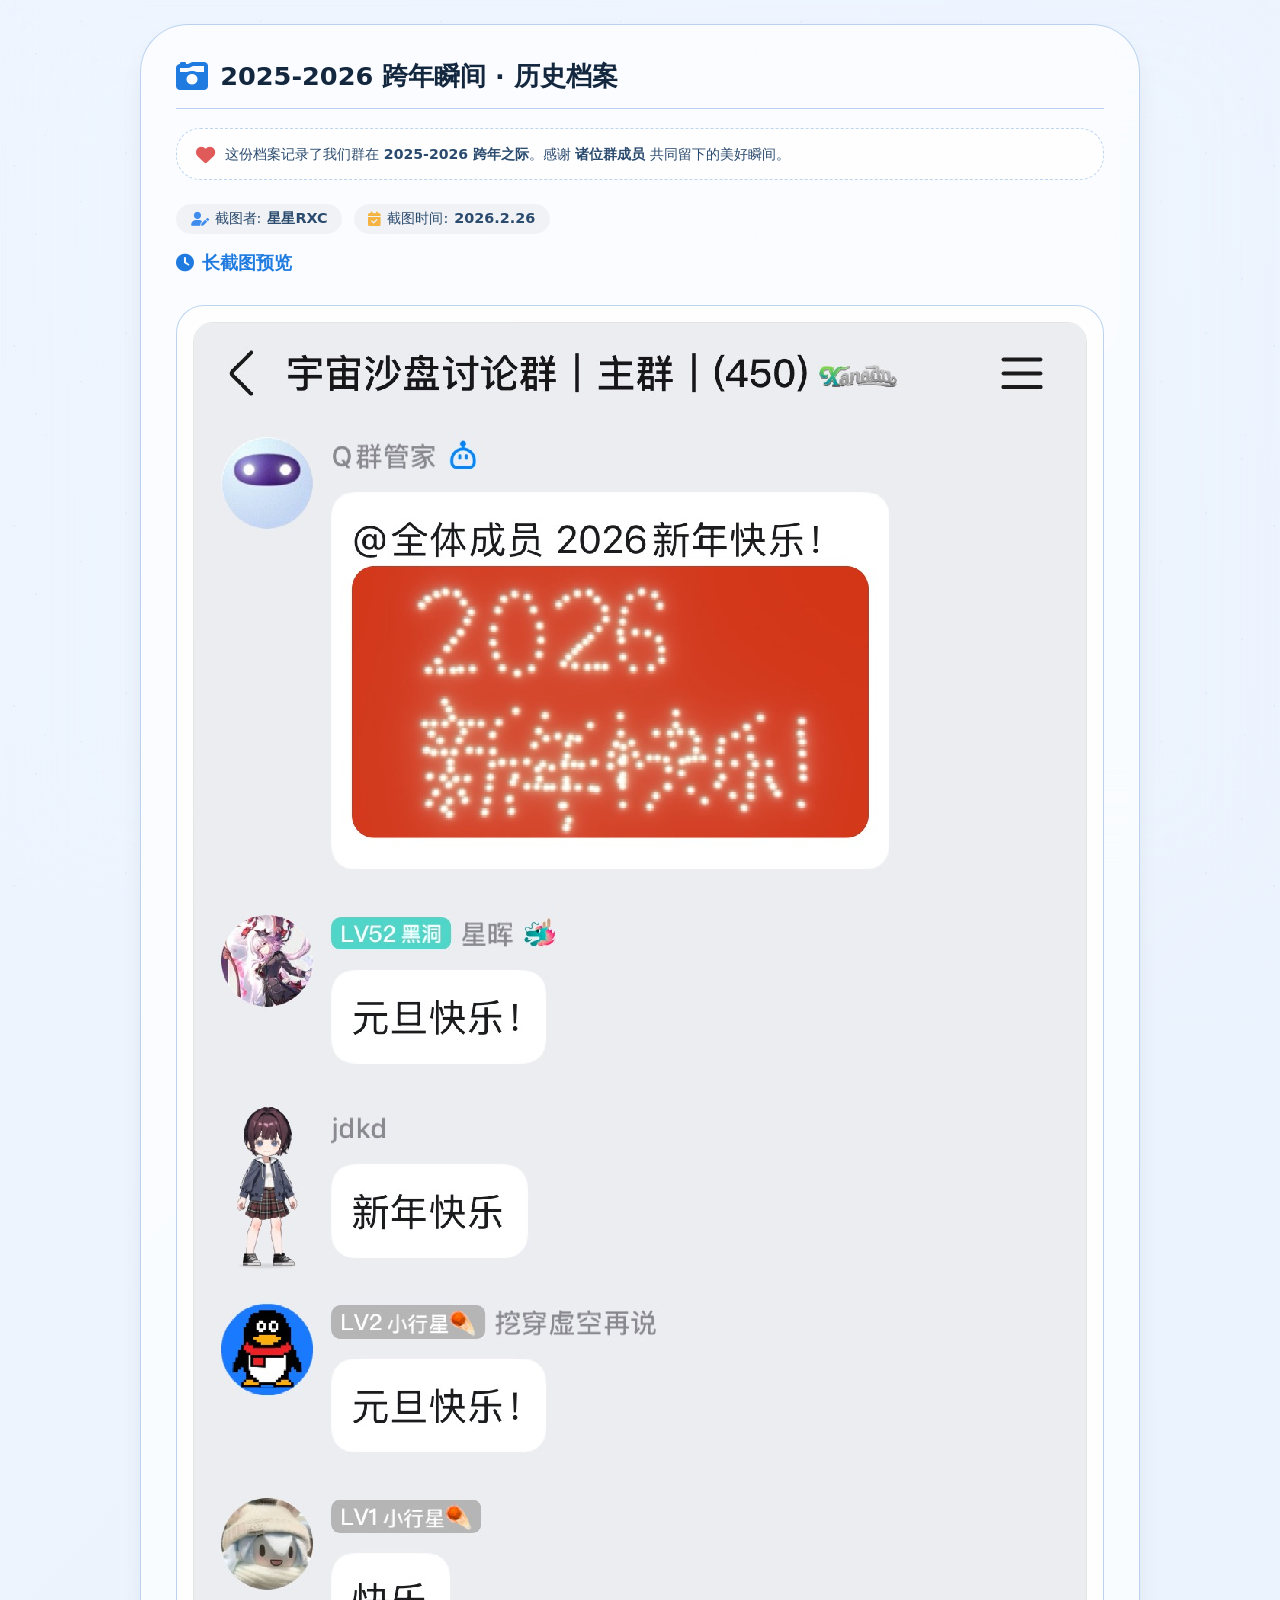
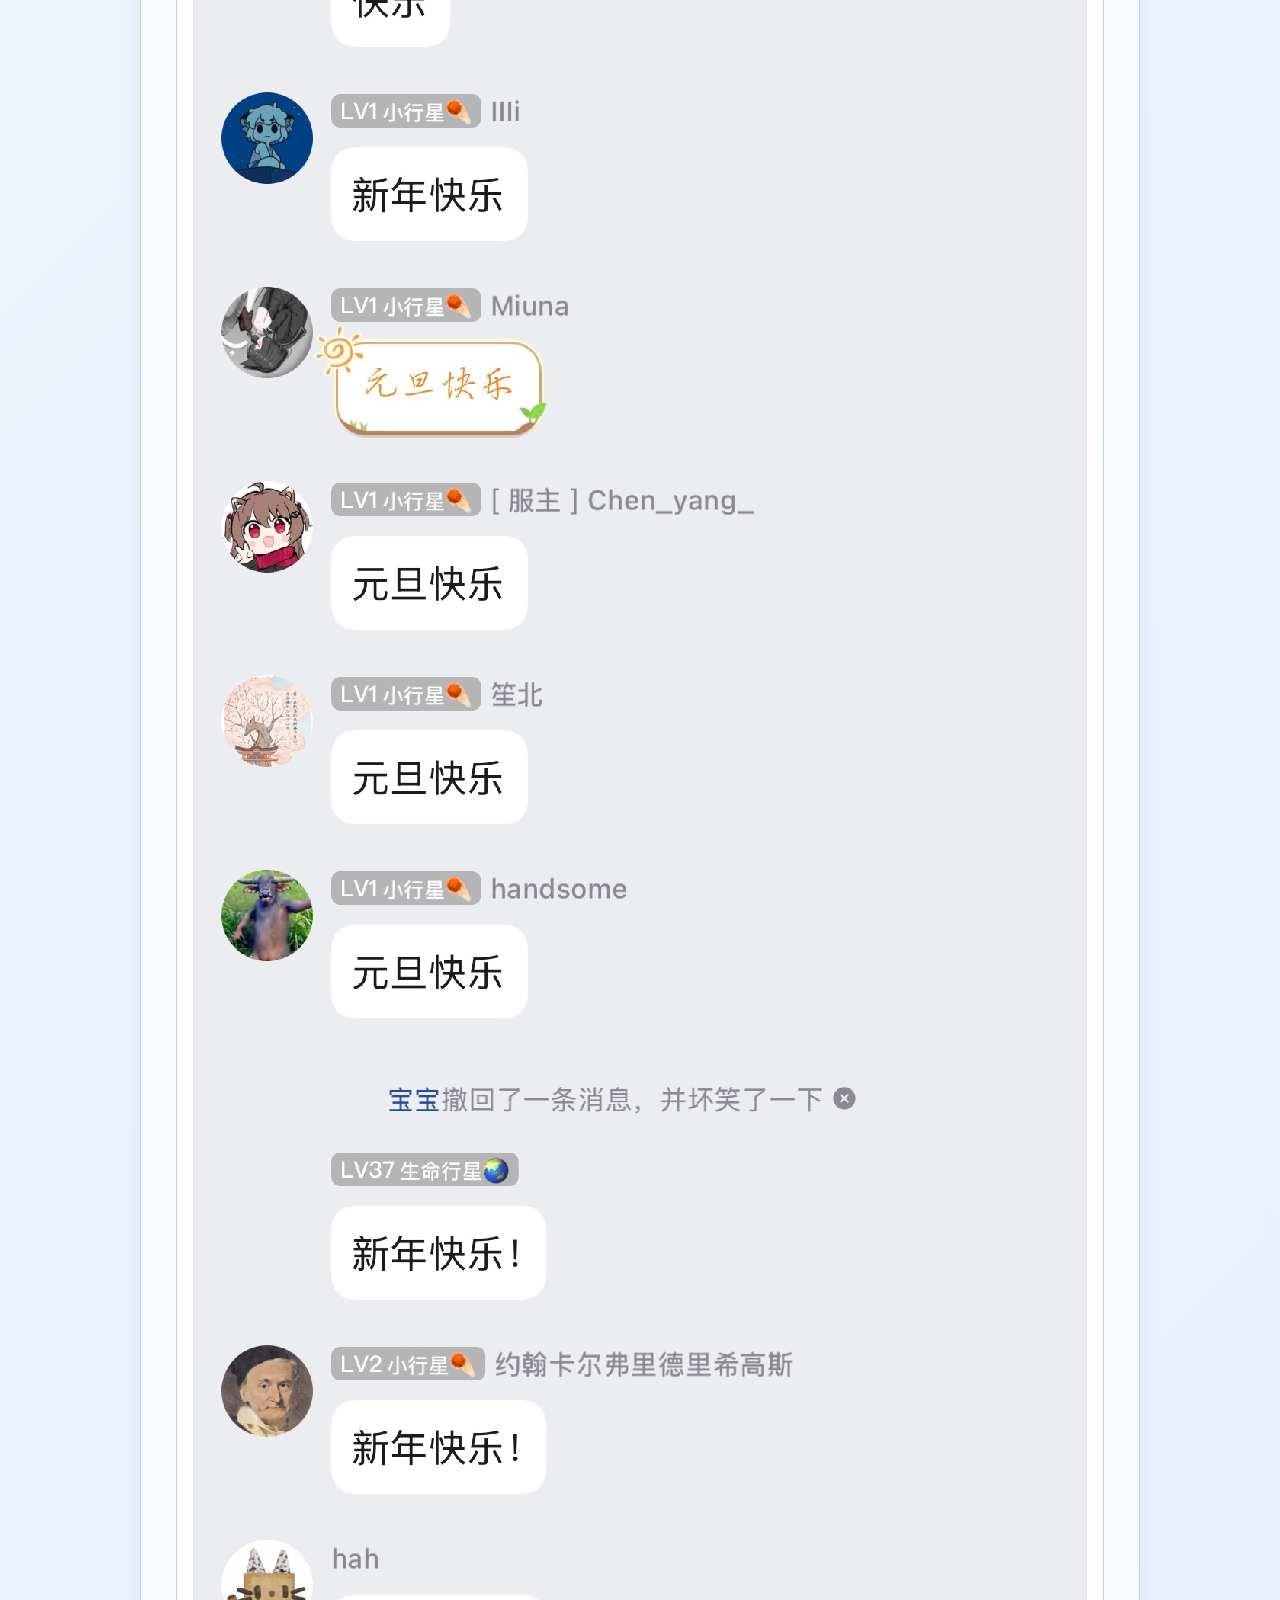
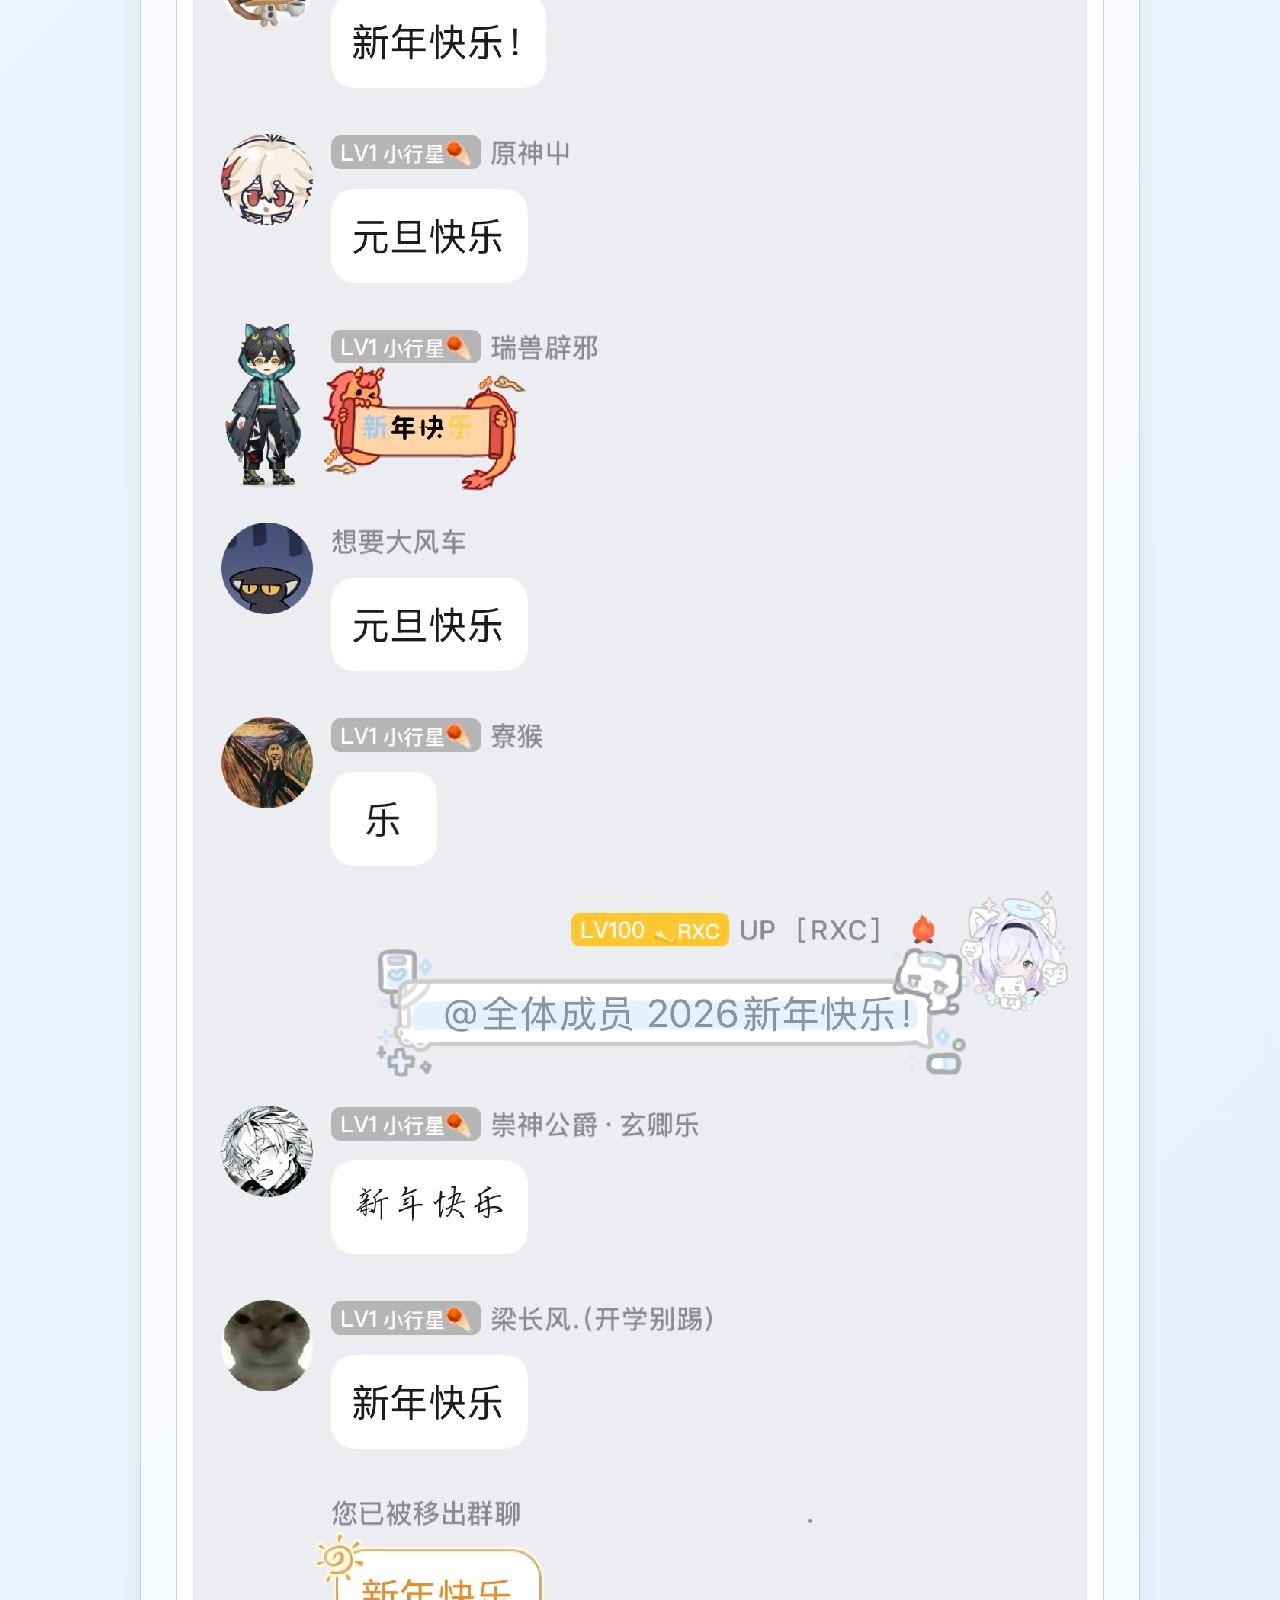
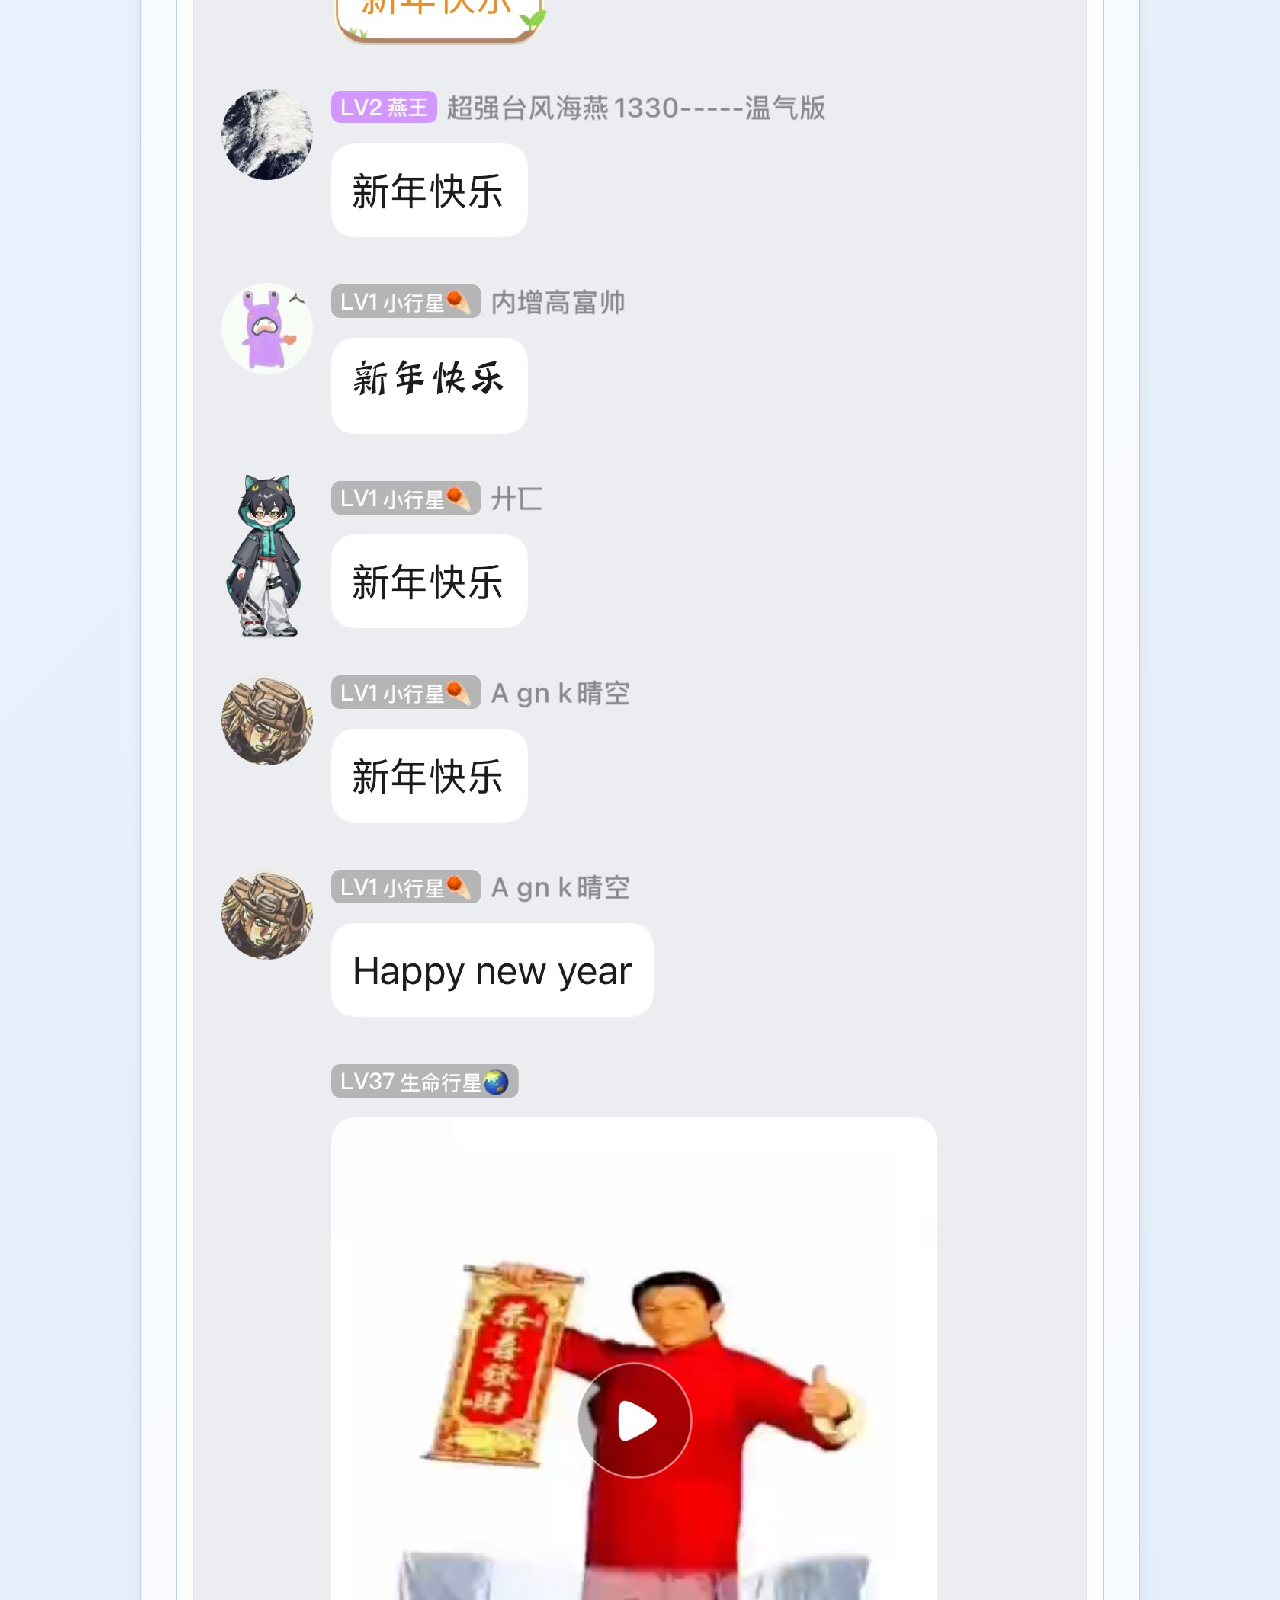
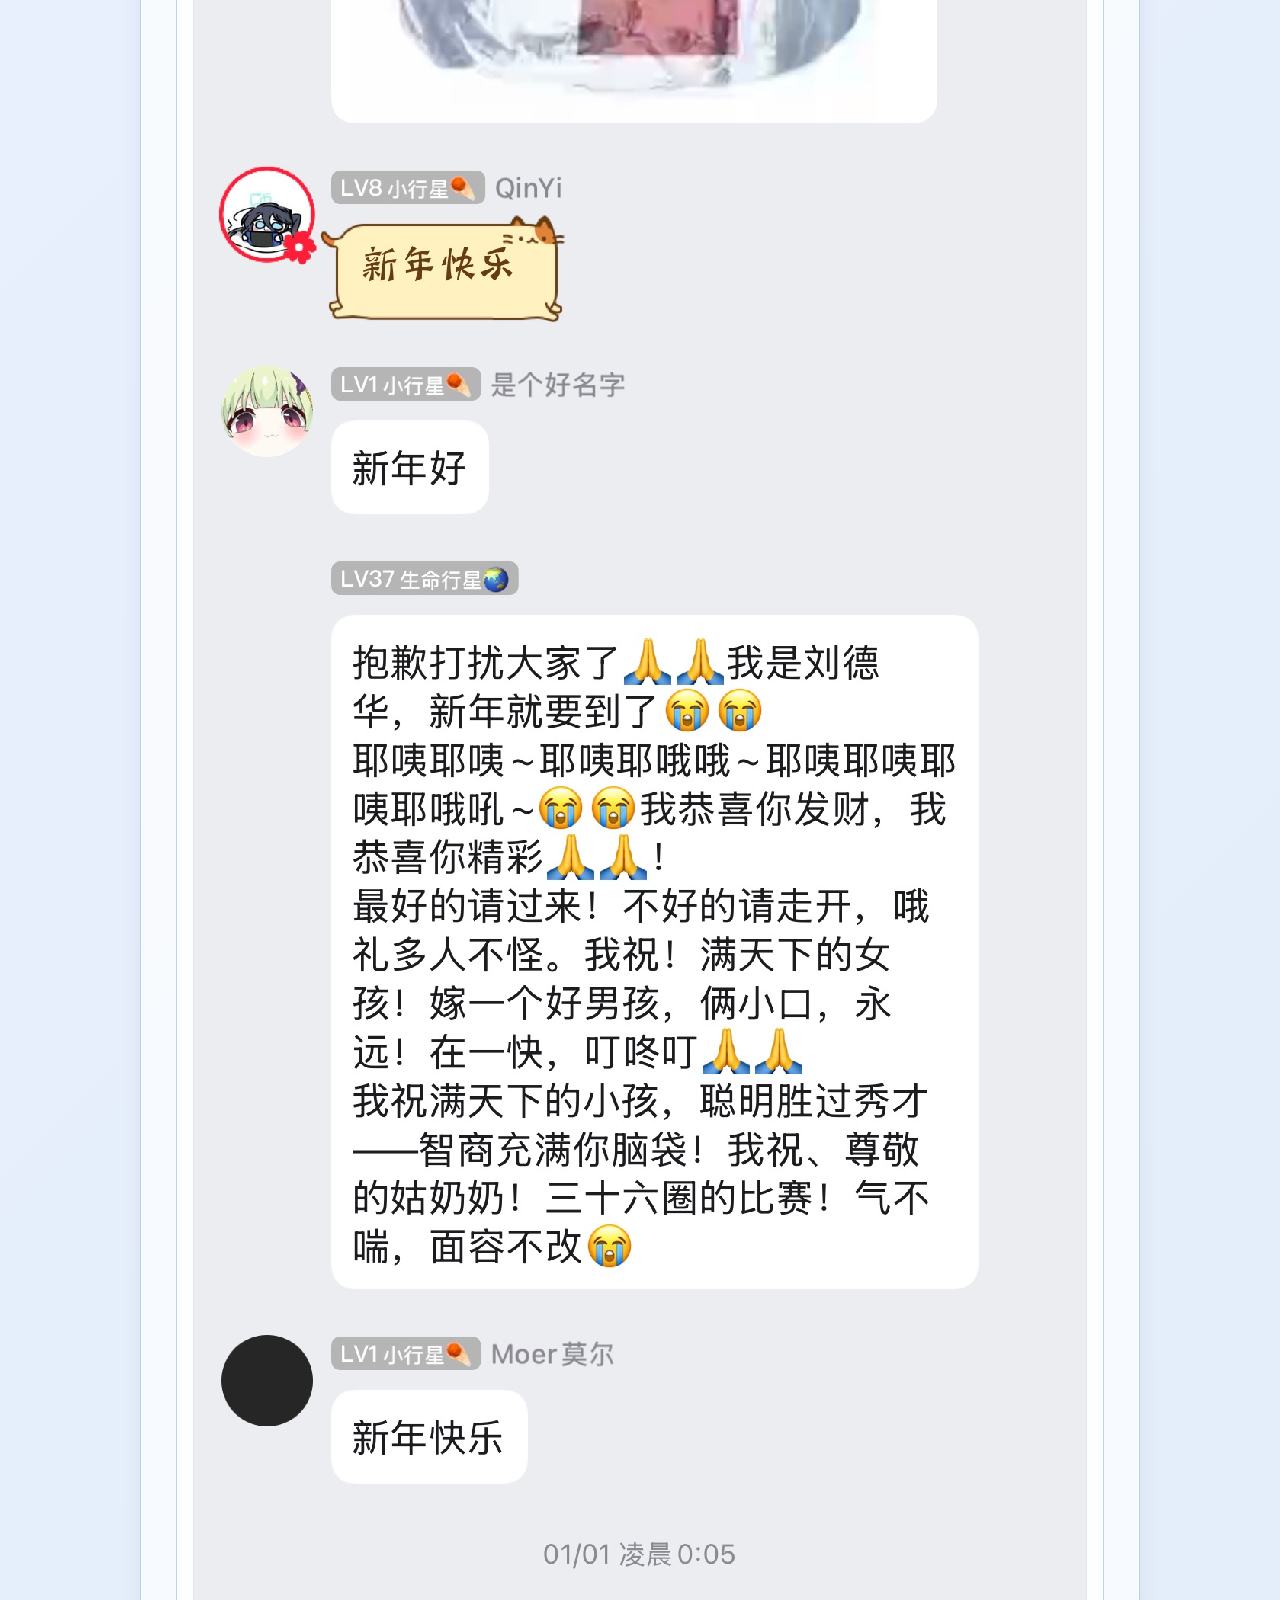
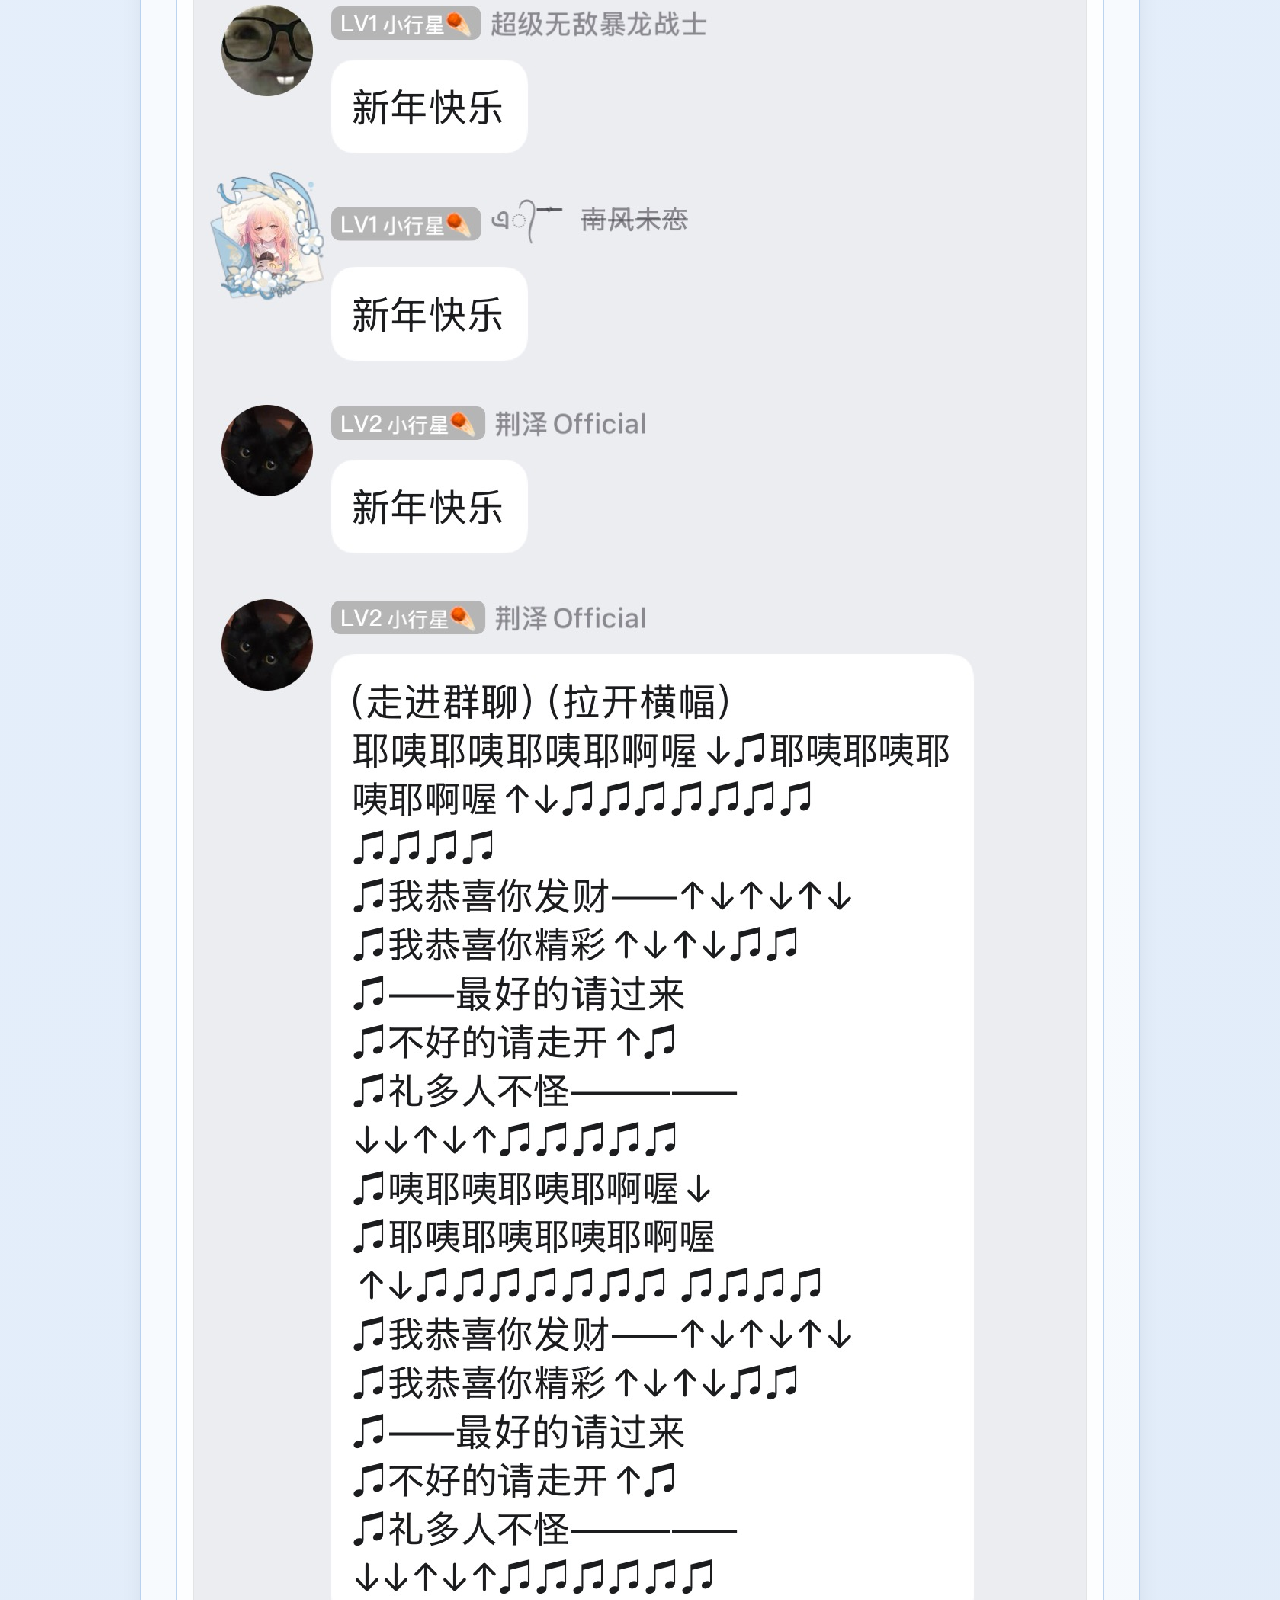
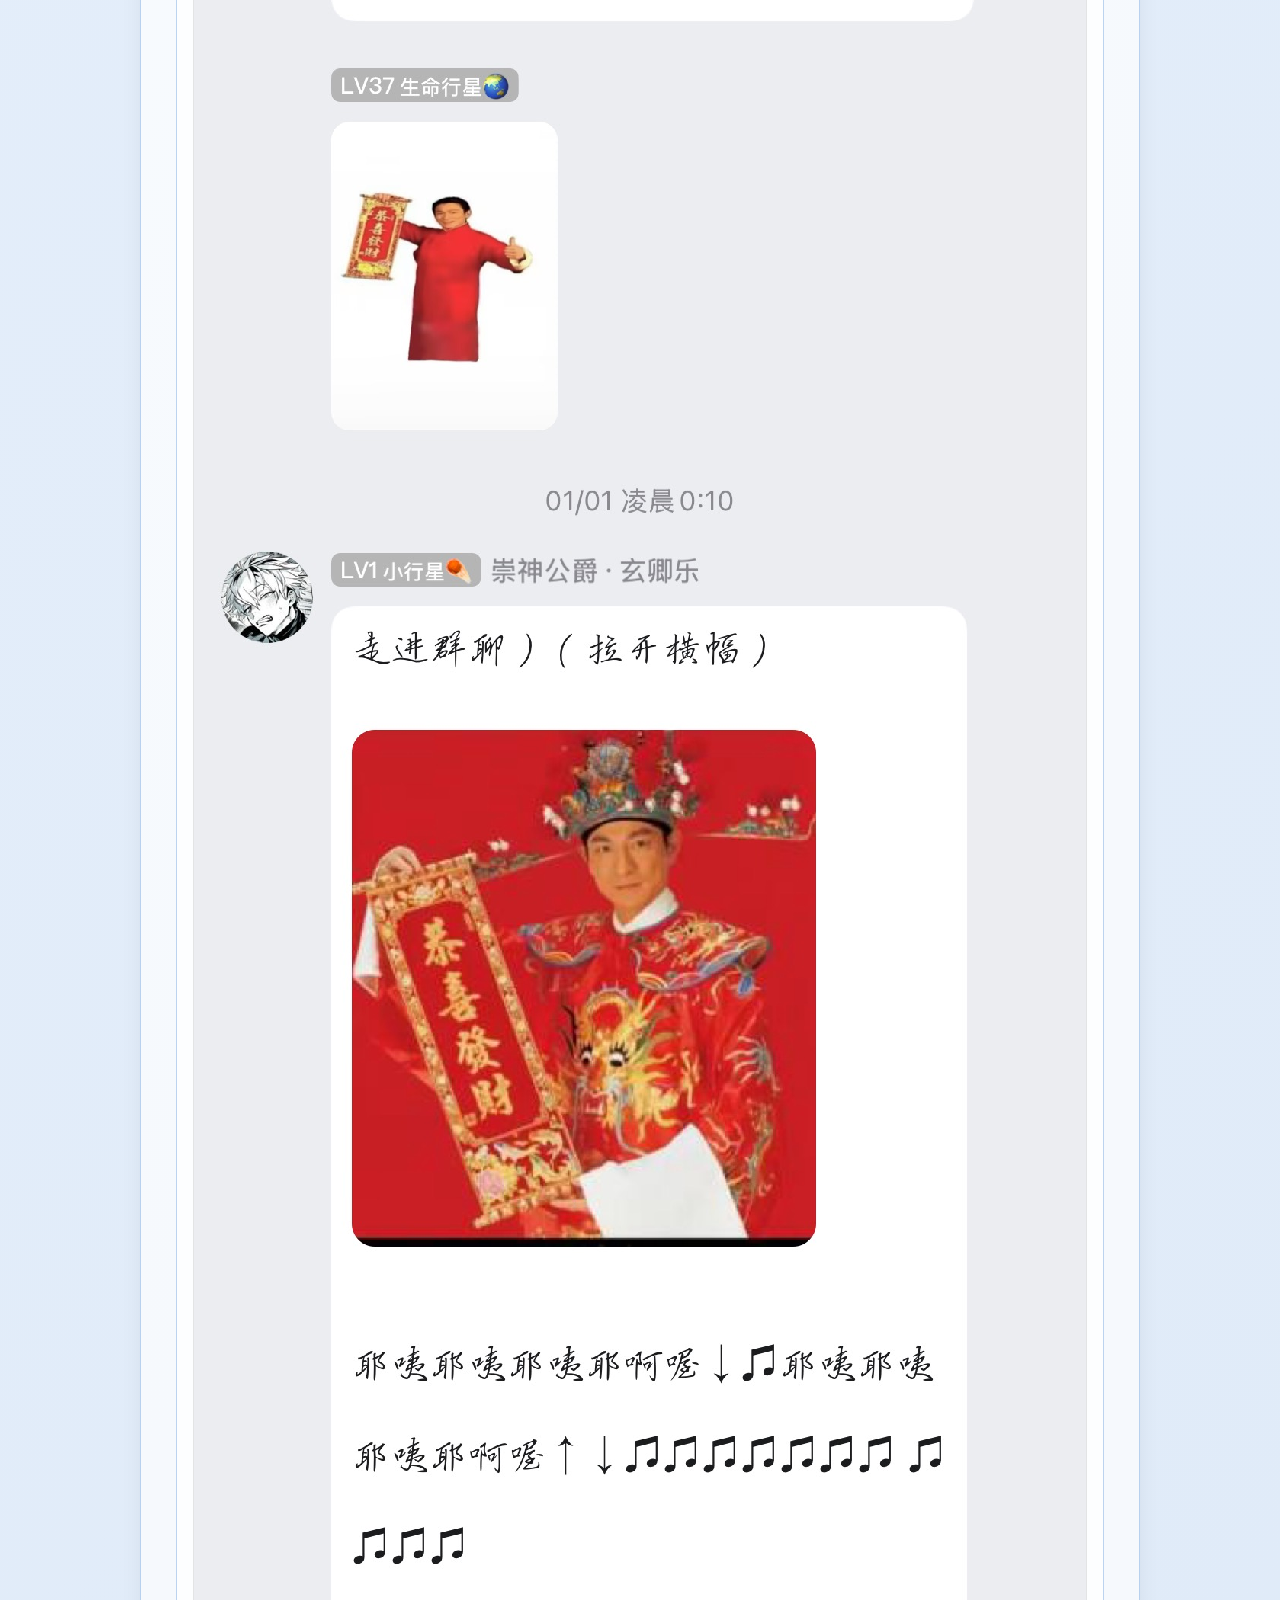
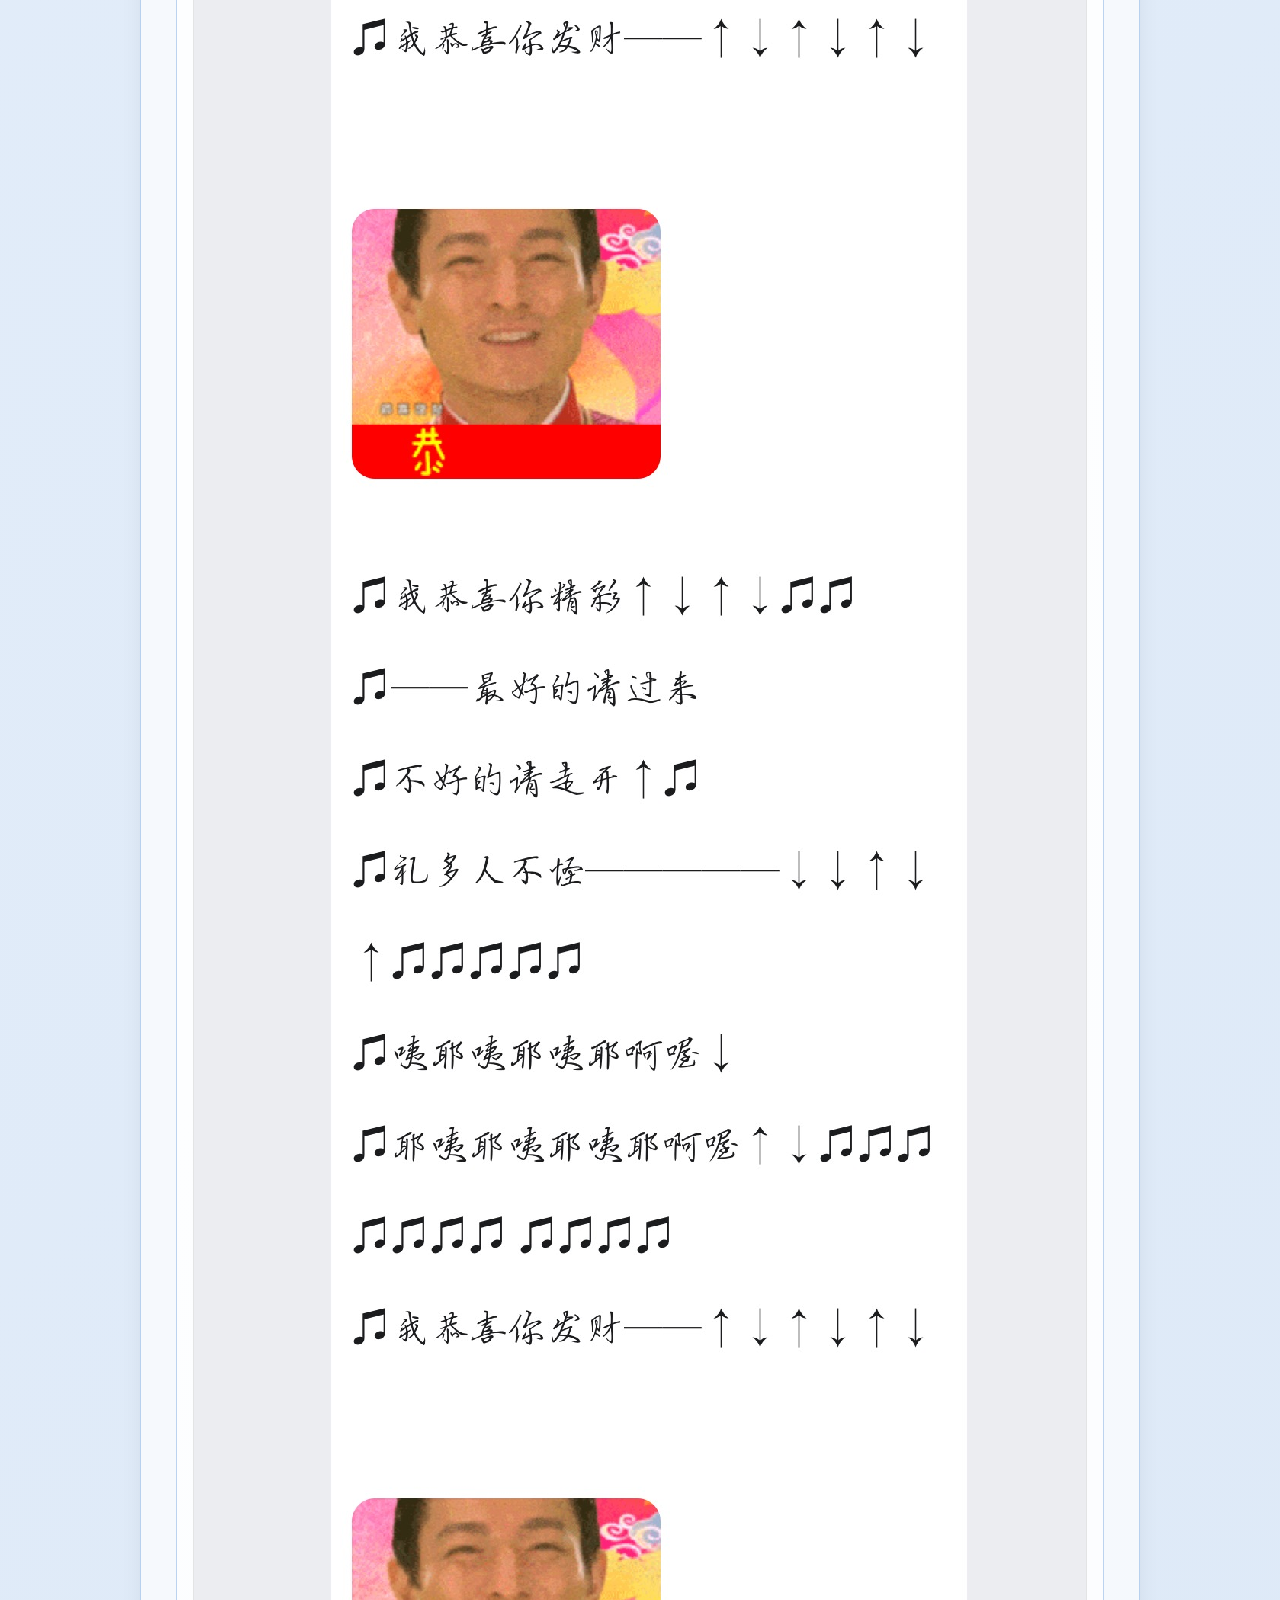
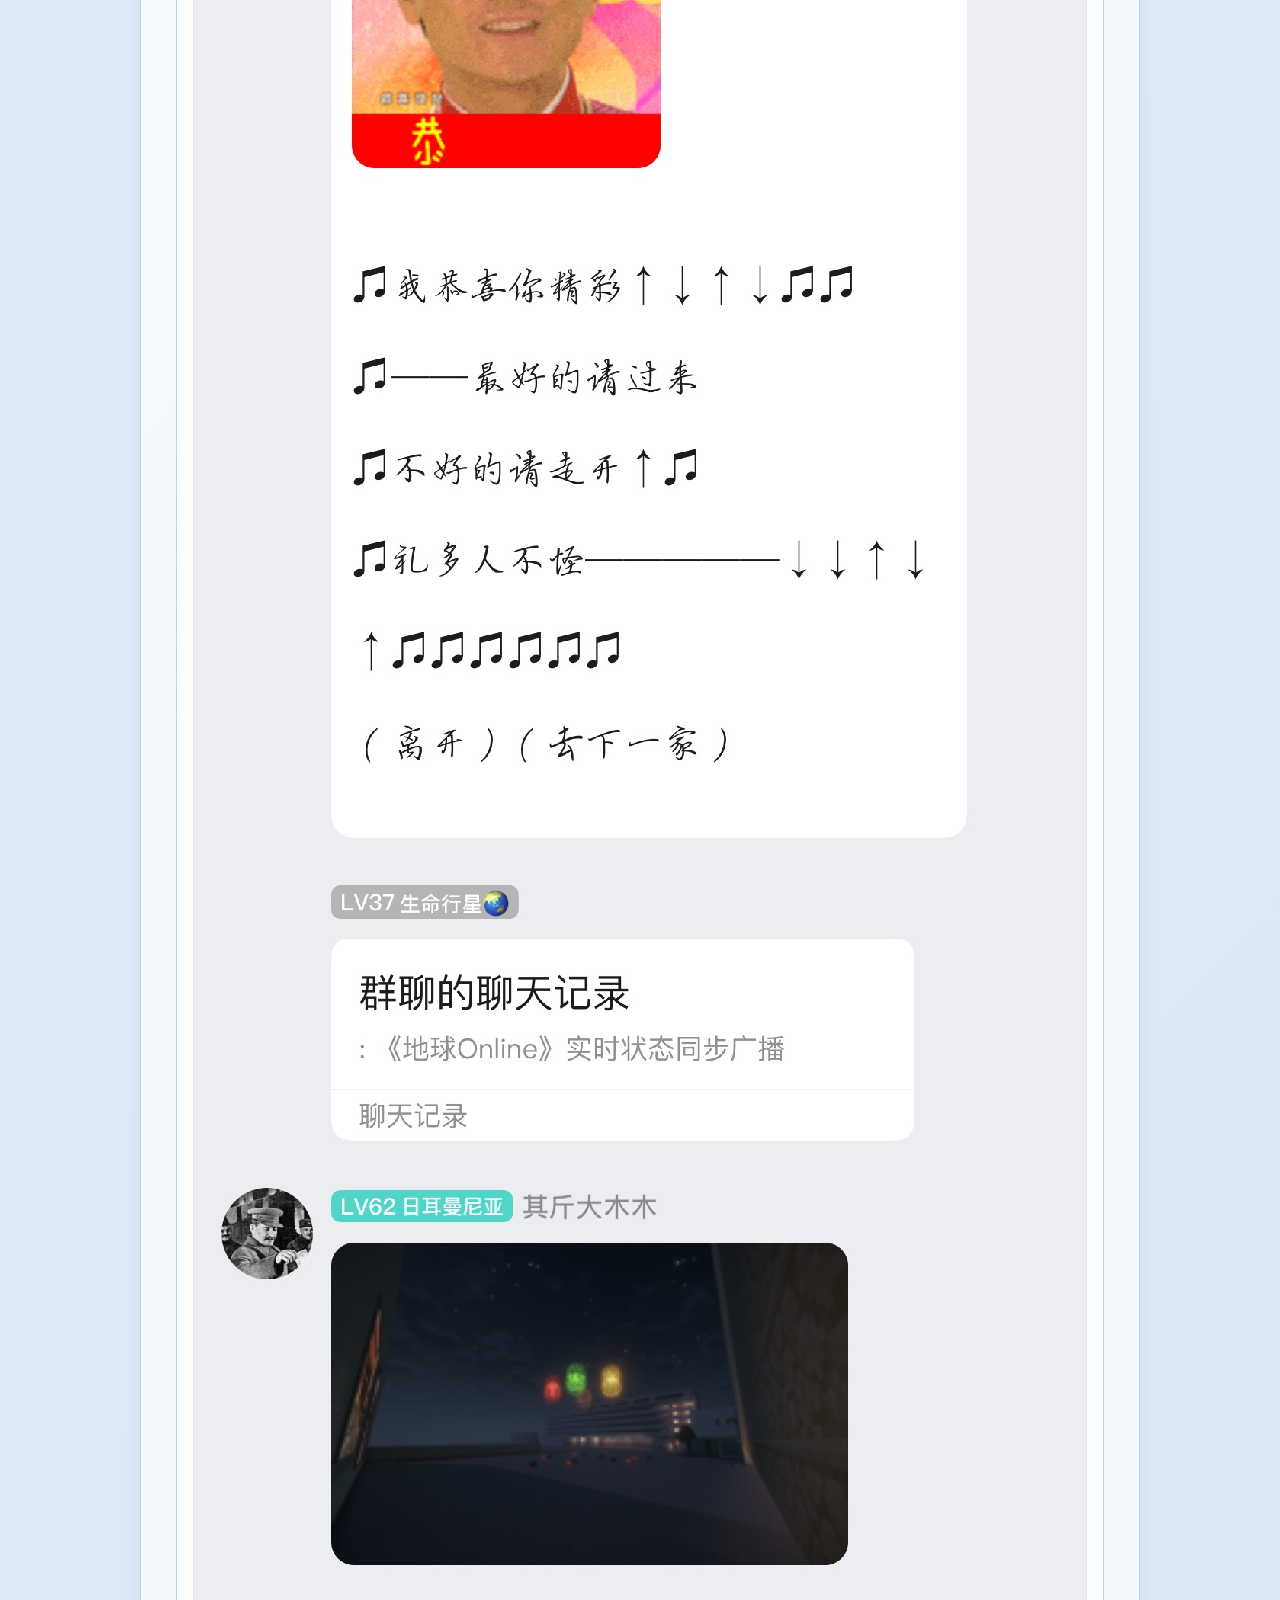
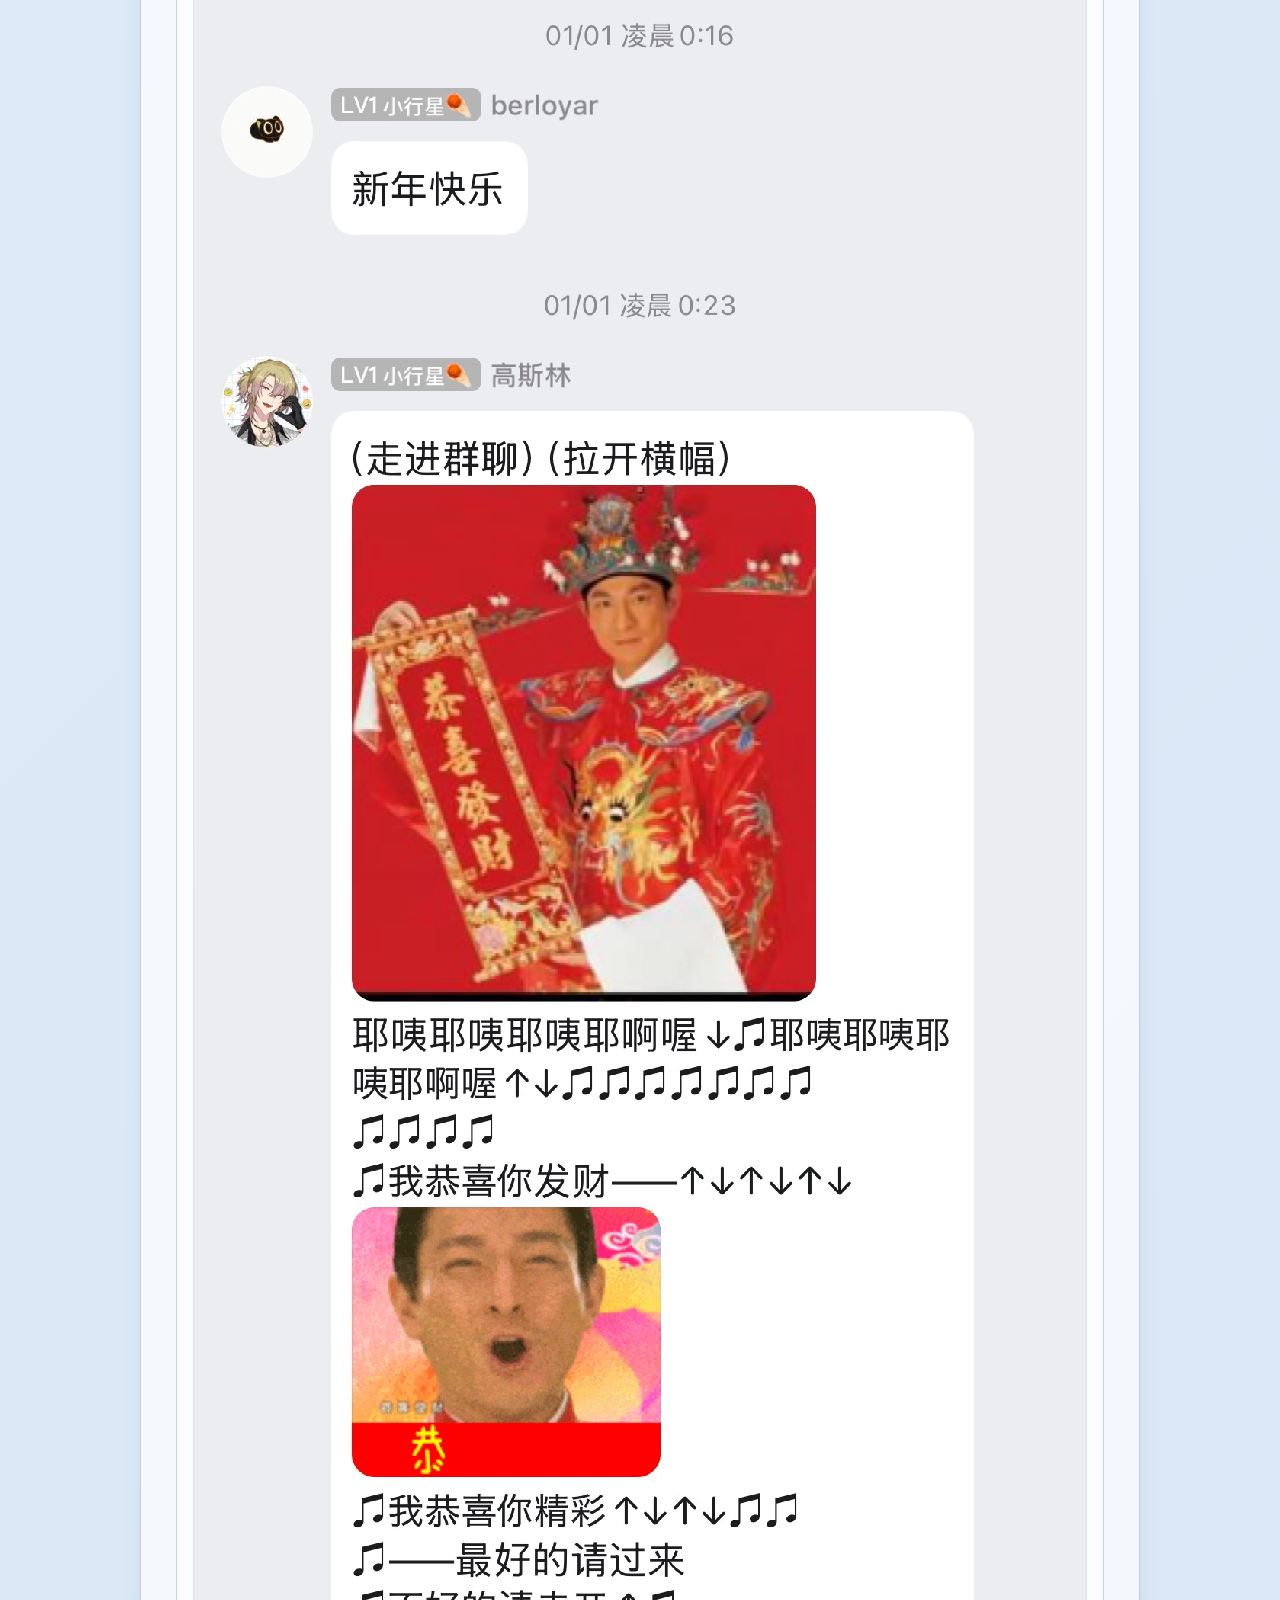
<file: Archive/Archive202601-1/Archive202601-1.html>
<!DOCTYPE html>
<html lang="zh">
<head>
    <meta charset="UTF-8">
    <meta name="viewport" content="width=device-width, initial-scale=1.0, user-scalable=yes">
    <title>2025-2026 跨年截图档案 · 宇宙沙盘讨论群</title>
    <link rel="icon" href="../../图像1.png" type="image/png" />
    <!-- Font Awesome 6 -->
    <link rel="stylesheet" href="https://cdnjs.cloudflare.com/ajax/libs/font-awesome/6.0.0-beta3/css/all.min.css">
    <!-- 通用档案样式 -->
    <link rel="stylesheet" href="../archive-style.css">
</head>
<body>
<div class="star-layer"></div>

<div class="console">
    <div class="archive-detail-card">
        <div class="card-header">
            <i class="fas fa-camera-retro"></i>
            <h2>2025-2026 跨年瞬间 · 历史档案</h2>
        </div>

        <div class="archive-note">
            <i class="fas fa-heart" style="font-size: 1.2rem; color: #e05a5a;"></i>
            <span>这份档案记录了我们群在 <strong>2025-2026 跨年之际</strong>。感谢 <strong>诸位群成员</strong> 共同留下的美好瞬间。</span>
        </div>

        <!-- 截图者与截图时间 -->
        <div class="screenshot-meta">
            <span><i class="fas fa-user-pen" style="color: var(--accent-soft-light);"></i> 截图者: <strong>星星RXC</strong></span>
            <span><i class="fas fa-calendar-check" style="color: #f5b342;"></i> 截图时间: <strong>2026.2.26</strong></span>
        </div>

        <div style="margin-bottom: 1rem;">
            <h3 style="display: flex; align-items: center; gap: 8px; color: var(--accent-light); font-size: 1.1rem; margin-bottom: 1rem;">
                <i class="fas fa-clock"></i> 长截图预览
            </h3>
            <div class="screenshot-section">
                <div class="screenshot-item">
                    <img src="2025-2026.png" alt="2025-2026 跨年长截图" onerror="this.style.opacity='0.3'; this.style.border='2px dashed #ccc';">
                    <div class="screenshot-caption">
                        <i class="fas fa-image"></i> 2025-2026 跨年截图
                    </div>
                </div>
            </div>
            <p class="archive-image-notice">图片仅作为历史档案</p>
        </div>

        <div class="footer-row">
            <i class="fas fa-users" style="color: var(--accent-soft-light);"></i> 归档人员: <strong>诸位群成员</strong>
            <span class="footer-sep">|</span>
            <i class="fas fa-calendar-plus" style="color: var(--accent-soft-light);"></i> 归档时间: <strong>2026.8.4</strong>
            <span class="footer-sep">|</span>
            <i class="fas fa-tag" style="color: var(--accent-soft-light);"></i> 文件类型: <strong>跨年截图</strong>
            <span class="footer-sep">|</span>
            <i class="fas fa-hashtag" style="color: var(--accent-soft-light);"></i> 归档编号: <strong>Archive202601-1</strong>
            <span class="footer-sep">|</span>
            <span style="display: inline-flex; align-items: center; gap: 4px; white-space: nowrap;">
                <i class="fas fa-circle-check" style="color: #2d8a2d;"></i> 当前状态: <span class="status-badge"><i class="fas fa-archive"></i> 已归档</span>
            </span>
        </div>
    </div>
</div>

</body>
</html>
</file>
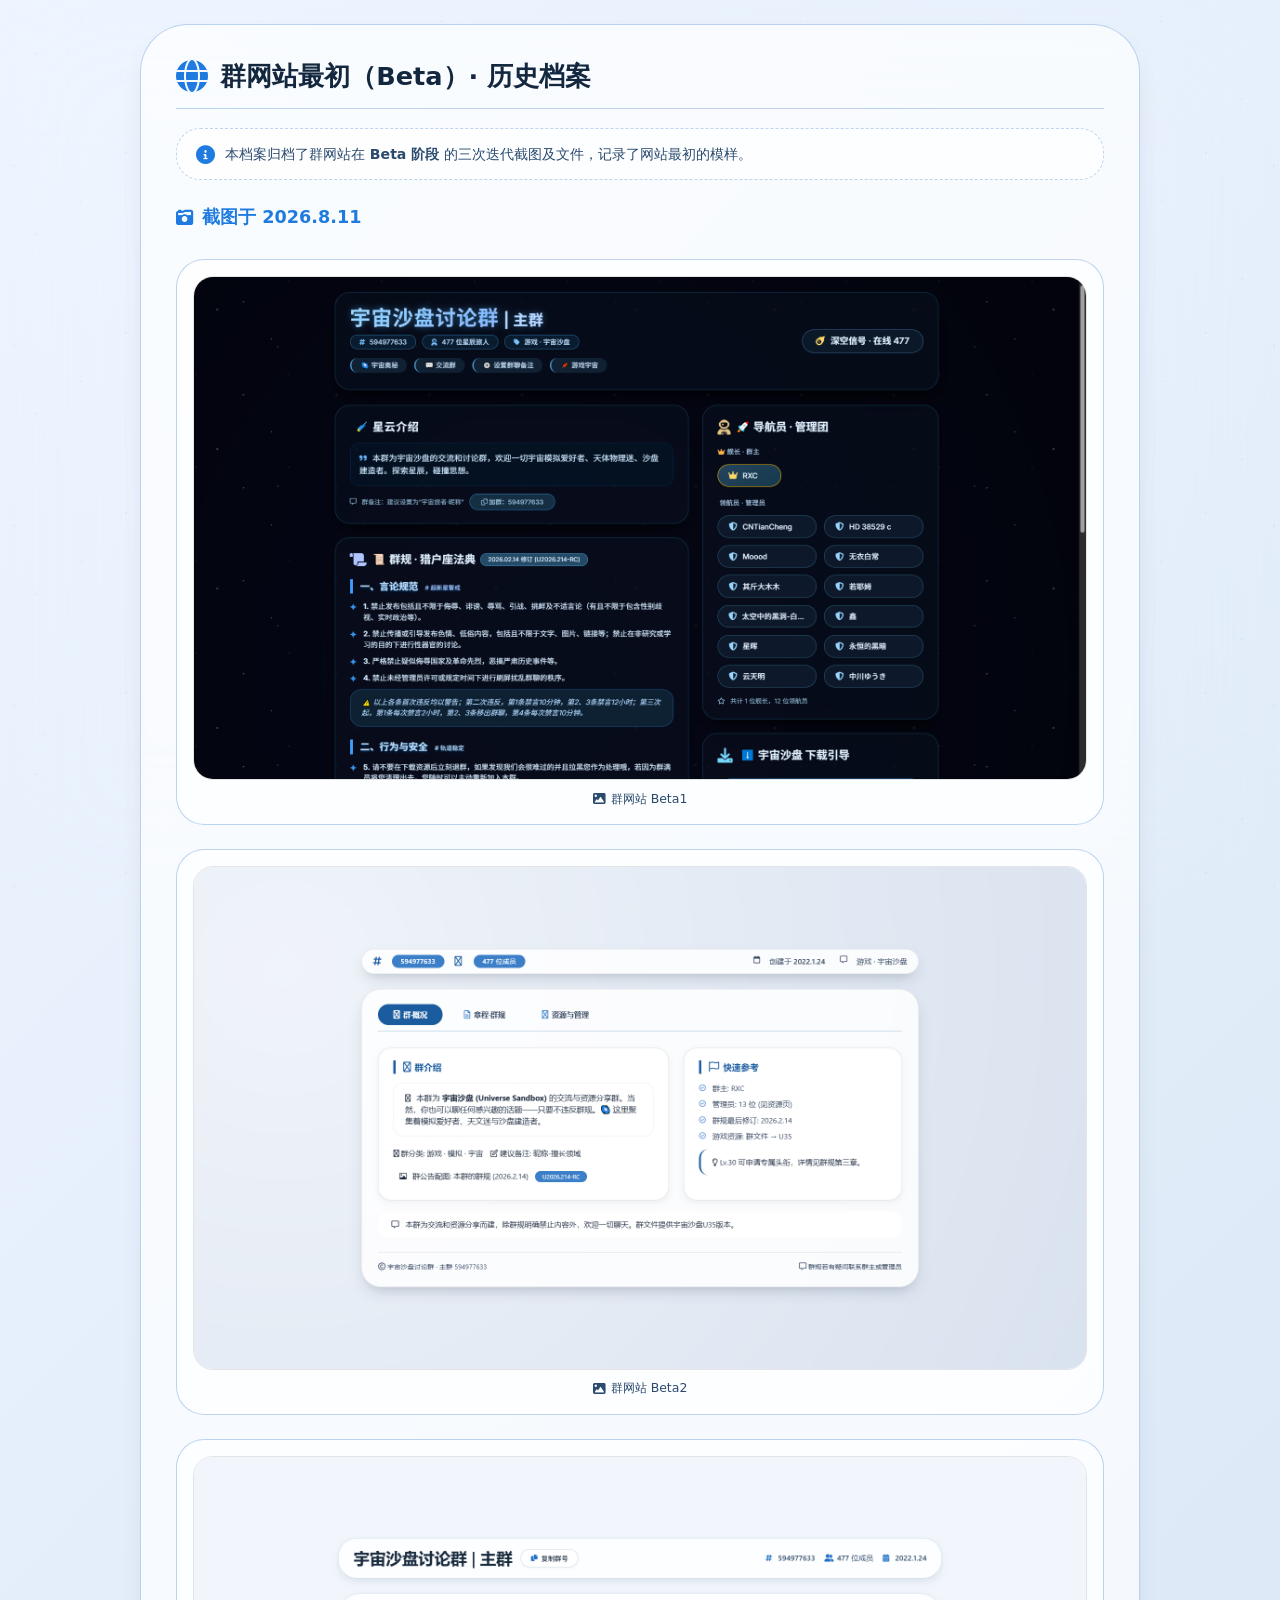
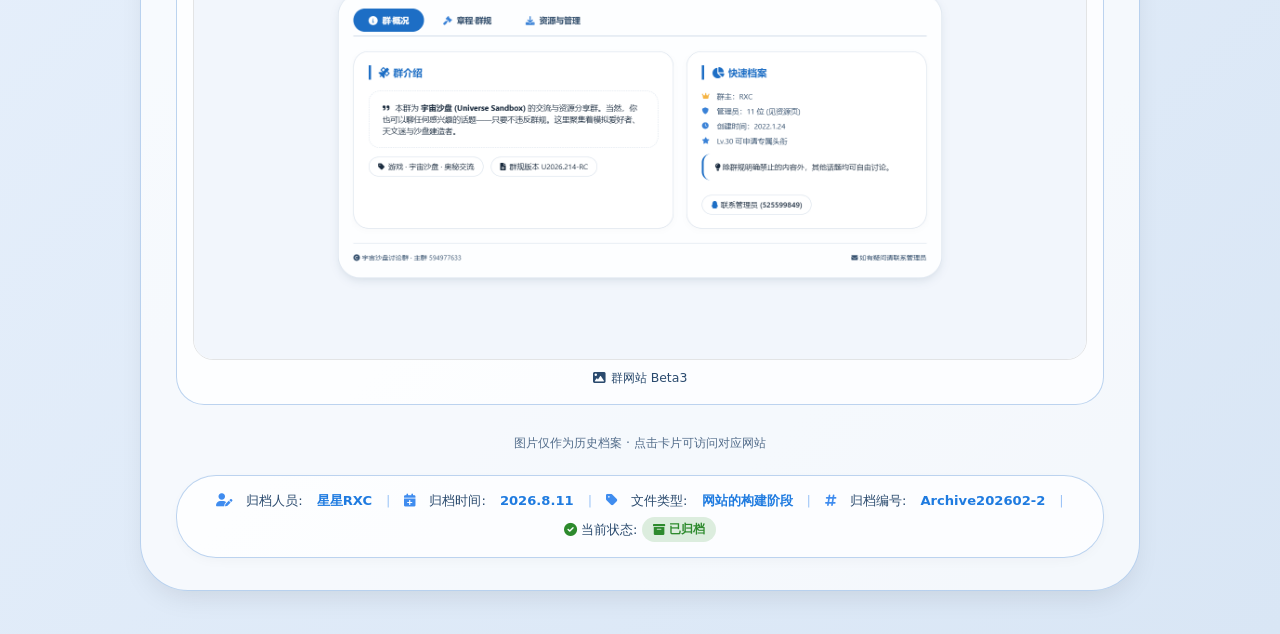
<file: Archive/Archive202602-2/Archive202602-2.html>
<!DOCTYPE html>
<html lang="zh">
<head>
    <meta charset="UTF-8">
    <meta name="viewport" content="width=device-width, initial-scale=1.0, user-scalable=yes">
    <title>群网站最初（Beta1）· 宇宙沙盘讨论群</title>
    <link rel="icon" href="../../图像1.png" type="image/png" />
    <!-- Font Awesome 6 -->
    <link rel="stylesheet" href="https://cdnjs.cloudflare.com/ajax/libs/font-awesome/6.0.0-beta3/css/all.min.css">
    <!-- 通用档案样式 -->
    <link rel="stylesheet" href="../archive-style.css">
</head>
<body>
<div class="star-layer"></div>

<div class="console">
    <div class="archive-detail-card">
        <div class="card-header">
            <i class="fas fa-globe"></i>
            <h2>群网站最初（Beta）· 历史档案</h2>
        </div>

        <div class="archive-note">
            <i class="fas fa-info-circle" style="font-size: 1.2rem; color: var(--accent-light);"></i>
            <span>本档案归档了群网站在 <strong>Beta 阶段</strong> 的三次迭代截图及文件，记录了网站最初的模样。</span>
        </div>

        <div style="margin-bottom: 1rem;">
            <h3 style="display: flex; align-items: center; gap: 8px; color: var(--accent-light); font-size: 1.1rem; margin-bottom: 1rem;">
                <i class="fas fa-camera-retro"></i> 截图于 2026.8.11
            </h3>
            <div class="screenshot-section">
                <!-- Beta1 跳转到 Beta1.html -->
                <div class="screenshot-item">
                    <a href="Beta1.html" target="_blank" title="打开 Beta1 版本网站">
                        <img src="The Photo/Beta1.png" alt="群网站 Beta1 截图">
                    </a>
                    <div class="screenshot-caption">
                        <i class="fas fa-image"></i> 群网站 Beta1
                    </div>
                </div>

                <!-- Beta2 深浅自适应，跳转到 Beta2.html -->
                <div class="screenshot-item">
                    <a href="Beta2.html" target="_blank" title="打开 Beta2 版本网站">
                        <img id="img-beta2" src="The Photo/Beta2Light.png" alt="群网站 Beta2 截图"
                             data-light-src="The Photo/Beta2Light.png"
                             data-dark-src="The Photo/Beta2Dark.png">
                    </a>
                    <div class="screenshot-caption">
                        <i class="fas fa-image"></i> 群网站 Beta2
                    </div>
                </div>

                <!-- Beta3 深浅自适应，跳转到 Beta3.html -->
                <div class="screenshot-item">
                    <a href="Beta3.html" target="_blank" title="打开 Beta3 版本网站">
                        <img id="img-beta3" src="The Photo/Beta3Light.png" alt="群网站 Beta3 截图"
                             data-light-src="The Photo/Beta3Light.png"
                             data-dark-src="The Photo/Beta3Dark.png">
                    </a>
                    <div class="screenshot-caption">
                        <i class="fas fa-image"></i> 群网站 Beta3
                    </div>
                </div>
            </div>
            <p class="archive-image-notice">图片仅作为历史档案 · 点击卡片可访问对应网站</p>
        </div>

        <div class="footer-row">
            <i class="fas fa-user-pen" style="color: var(--accent-soft-light);"></i> 归档人员: <strong>星星RXC</strong>
            <span class="footer-sep">|</span>
            <i class="fas fa-calendar-plus" style="color: var(--accent-soft-light);"></i> 归档时间: <strong>2026.8.11</strong>
            <span class="footer-sep">|</span>
            <i class="fas fa-tag" style="color: var(--accent-soft-light);"></i> 文件类型: <strong>网站的构建阶段</strong>
            <span class="footer-sep">|</span>
            <i class="fas fa-hashtag" style="color: var(--accent-soft-light);"></i> 归档编号: <strong>Archive202602-2</strong>
            <span class="footer-sep">|</span>
            <span style="display: inline-flex; align-items: center; gap: 4px; white-space: nowrap;">
                <i class="fas fa-circle-check" style="color: #2d8a2d;"></i> 当前状态: <span class="status-badge"><i class="fas fa-archive"></i> 已归档</span>
            </span>
        </div>
    </div>
</div>

<script>
    (function() {
        function applyTheme() {
            const isDark = window.matchMedia('(prefers-color-scheme: dark)').matches;
            document.querySelectorAll('img[data-light-src][data-dark-src]').forEach(img => {
                img.src = isDark ? img.dataset.darkSrc : img.dataset.lightSrc;
            });
        }
        applyTheme();
        window.matchMedia('(prefers-color-scheme: dark)').addEventListener('change', applyTheme);
    })();
</script>
</body>
</html>
</file>
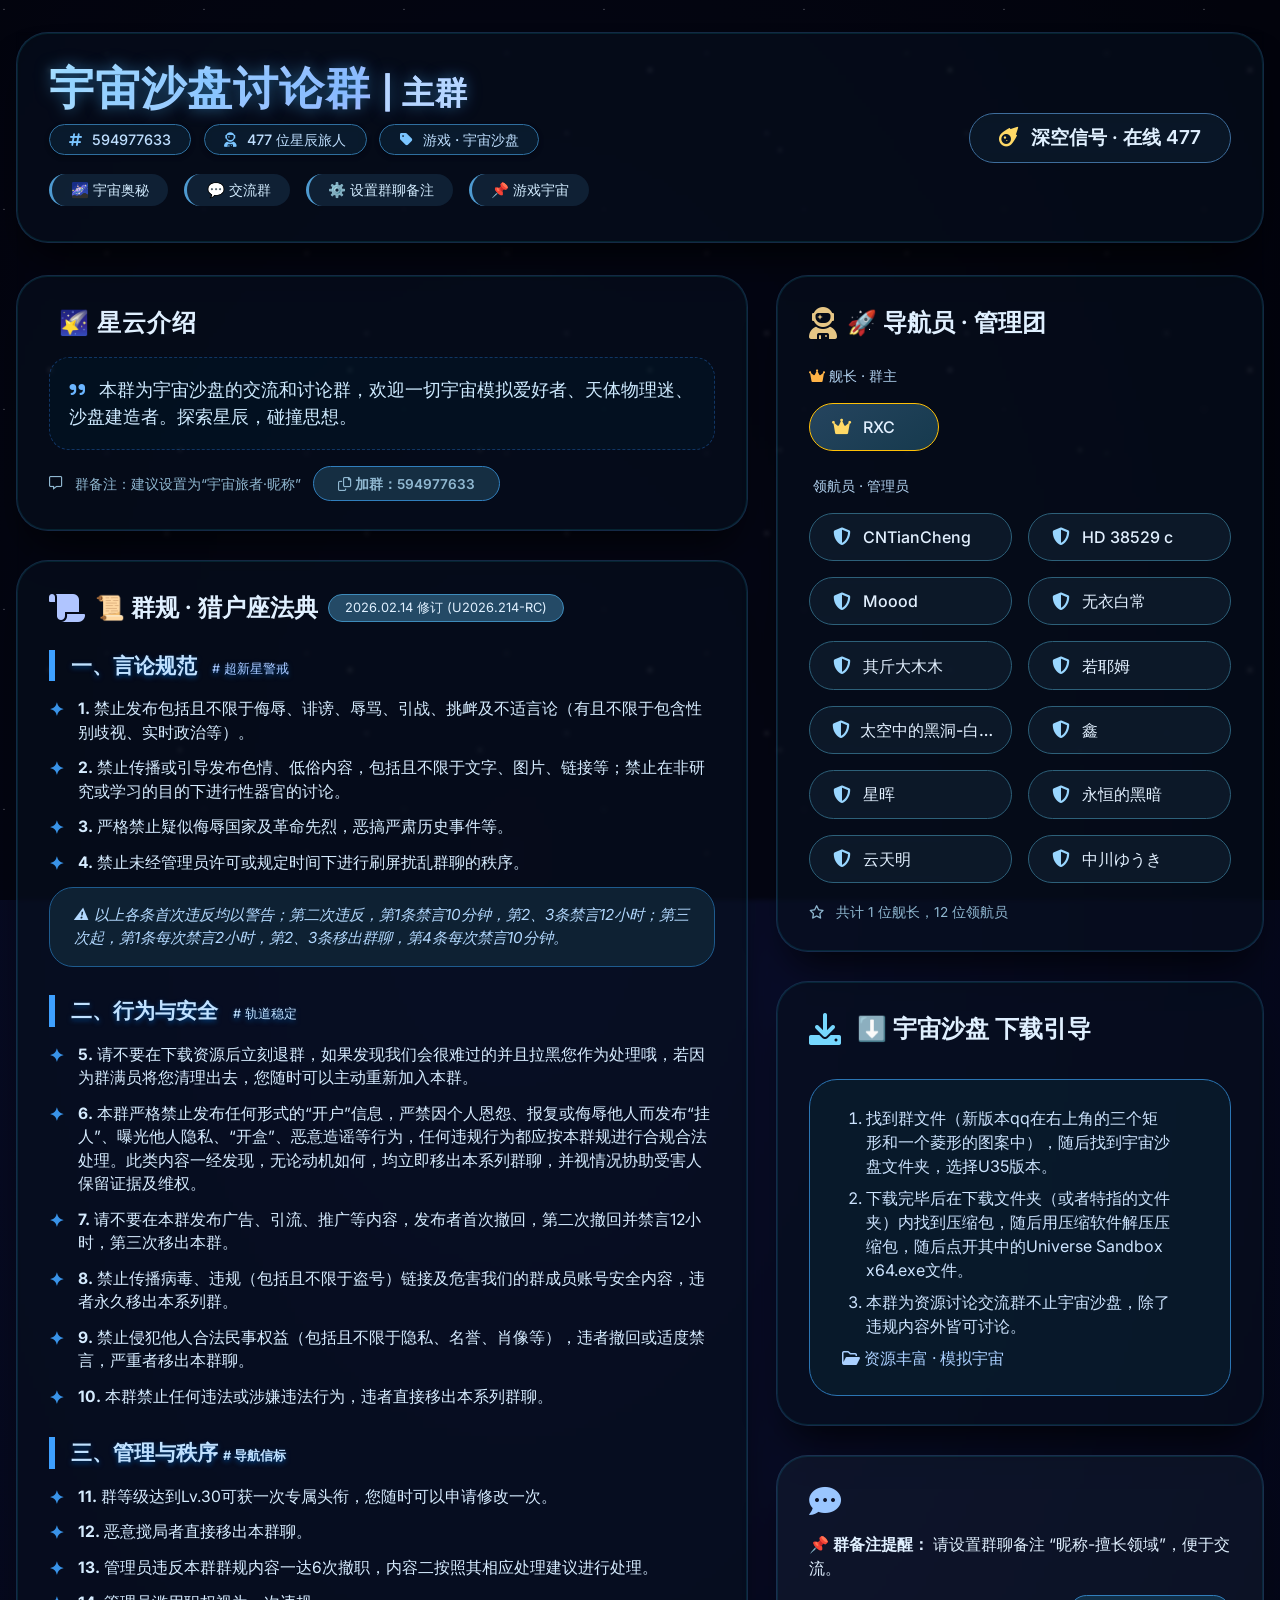
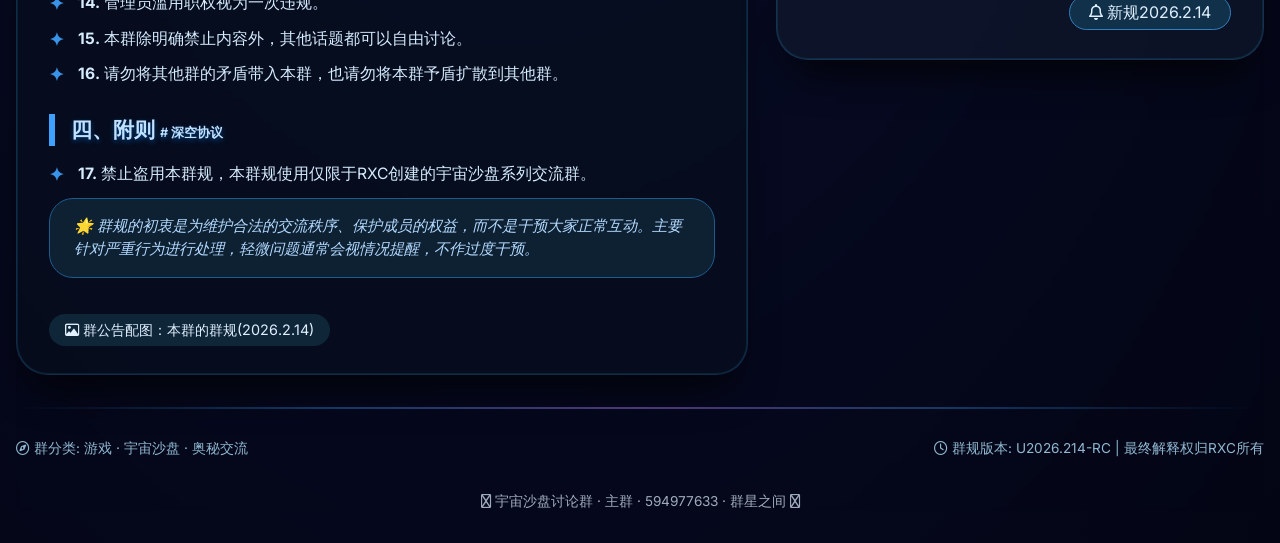
<file: Archive/Archive202602-2/Beta1.html>
<!DOCTYPE html>
<html lang="zh">
<head>
    <meta charset="UTF-8">
    <meta name="viewport" content="width=device-width, initial-scale=1.0">
    <title>宇宙沙盘讨论群 · 星云手册</title>
    <!-- Font Awesome 6 (免费图标库) -->
    <link rel="stylesheet" href="https://cdnjs.cloudflare.com/ajax/libs/font-awesome/6.0.0-beta3/css/all.min.css">
    <!-- Google Font: 干净现代的字体 -->
    <link href="https://fonts.googleapis.com/css2?family=Inter:opsz,wght@14..32,400;14..32,500;14..32,600;14..32,700&display=swap" rel="stylesheet">
    <style>
        * {
            margin: 0;
            padding: 0;
            box-sizing: border-box;
        }

        body {
            font-family: 'Inter', sans-serif;
            background: radial-gradient(ellipse at 40% 40%, #0a0f2e, #030514);
            min-height: 100vh;
            color: #e0f0ff;
            line-height: 1.5;
            padding: 2rem 1rem;
            position: relative;
            overflow-x: hidden;
        }

        /* 星星背景动画 */
        .stars, .twinkling {
            position: fixed;
            top: 0;
            left: 0;
            width: 100%;
            height: 100%;
            display: block;
            pointer-events: none;
            z-index: 0;
        }
        .stars {
            background: #000 url('[data-uri]') repeat;
            background-size: 200px 200px;
            opacity: 0.5;
        }
        .twinkling {
            background: transparent url('[data-uri]') repeat;
            background-size: 300px 300px;
            animation: twinkle 4s infinite alternate;
        }
        @keyframes twinkle {
            0% { opacity: 0.2; }
            100% { opacity: 0.8; }
        }

        /* 主容器 */
        .cosmic-container {
            max-width: 1300px;
            margin: 0 auto;
            position: relative;
            z-index: 10;
            backdrop-filter: blur(2px);
        }

        /* 玻璃卡片效果 */
        .glass-card {
            background: rgba(8, 15, 30, 0.6);
            backdrop-filter: blur(12px);
            -webkit-backdrop-filter: blur(12px);
            border: 1px solid rgba(70, 130, 200, 0.25);
            border-radius: 32px;
            box-shadow: 0 25px 40px -15px rgba(0, 0, 0, 0.8), 0 0 0 1px rgba(0, 255, 255, 0.1) inset;
            padding: 1.8rem 2rem;
            transition: transform 0.2s ease, border-color 0.2s;
        }
        .glass-card:hover {
            border-color: rgba(0, 200, 255, 0.5);
            box-shadow: 0 30px 50px -20px #00aaff30;
        }

        /* 头部区域 */
        .header-section {
            display: flex;
            flex-wrap: wrap;
            justify-content: space-between;
            align-items: center;
            margin-bottom: 2rem;
        }
        .group-title {
            display: flex;
            flex-direction: column;
        }
        .group-name {
            font-size: 2.8rem;
            font-weight: 700;
            background: linear-gradient(135deg, #b3e5ff, #a0c0ff, #c3a0ff);
            -webkit-background-clip: text;
            background-clip: text;
            color: transparent;
            line-height: 1.2;
            letter-spacing: 1px;
            text-shadow: 0 0 15px #4ab5ff80;
        }
        .group-sub {
            display: flex;
            flex-wrap: wrap;
            gap: 0.8rem;
            margin-top: 0.5rem;
        }
        .badge {
            background: rgba(10, 30, 50, 0.8);
            backdrop-filter: blur(4px);
            border: 1px solid #2f6f9f;
            border-radius: 40px;
            padding: 0.25rem 1.2rem;
            font-size: 0.9rem;
            font-weight: 500;
            color: #bfdfff;
            box-shadow: 0 2px 5px #00000040;
        }
        .badge i {
            margin-right: 6px;
            color: #7bc5ff;
        }
        .group-stats {
            background: #0b1a2bcc;
            border-radius: 60px;
            padding: 0.6rem 1.8rem;
            border: 1px solid #3e6d9c;
            font-size: 1.2rem;
            font-weight: 600;
            backdrop-filter: blur(6px);
        }
        .group-stats i {
            color: #ffd966;
            margin-right: 8px;
        }

        /* 标签云 */
        .tag-cloud {
            display: flex;
            flex-wrap: wrap;
            gap: 0.5rem 1rem;
            margin: 1.2rem 0 0.5rem;
        }
        .tag {
            background: #152a40b3;
            border-radius: 24px;
            padding: 0.3rem 1.2rem;
            font-size: 0.9rem;
            border-left: 3px solid #4e9ad0;
            color: #d2ebff;
        }

        /* 双列/多列布局 */
        .grid-2 {
            display: grid;
            grid-template-columns: 1.5fr 1fr;
            gap: 1.8rem;
            margin-bottom: 2rem;
        }
        @media (max-width: 800px) {
            .grid-2 {
                grid-template-columns: 1fr;
            }
        }

        .info-panel {
            display: flex;
            flex-direction: column;
            gap: 1.8rem;
        }

        /* 群介绍卡片 */
        .intro-text {
            font-size: 1.1rem;
            color: #ceeaff;
            background: rgba(0, 30, 50, 0.3);
            padding: 1.2rem;
            border-radius: 20px;
            border: 1px dashed #2f80ed55;
            margin: 1rem 0 0;
        }
        .intro-text i {
            color: #6bb5ff;
            margin-right: 8px;
        }

        /* 群规列表美化 */
        .rule-section {
            margin-top: 1.2rem;
        }
        .rule-part {
            margin-bottom: 1.8rem;
        }
        .rule-part h3 {
            font-size: 1.3rem;
            font-weight: 600;
            color: #c0e1ff;
            border-left: 6px solid #3ea0ff;
            padding-left: 1rem;
            margin-bottom: 1rem;
            text-shadow: 0 2px 5px #004488;
        }
        .rule-list {
            list-style: none;
        }
        .rule-list li {
            margin-bottom: 0.75rem;
            padding-left: 1.8rem;
            position: relative;
            font-size: 0.98rem;
            color: #d6ecff;
        }
        .rule-list li::before {
            content: "✦";
            color: #3fa3ff;
            font-weight: bold;
            position: absolute;
            left: 0;
            opacity: 0.9;
            font-size: 1.1rem;
        }
        .rule-note {
            background: #0e2133;
            padding: 1rem 1.5rem;
            border-radius: 24px;
            margin-top: 0.8rem;
            border: 1px solid #1e5b8e;
            font-style: italic;
            color: #b3d9ff;
            font-size: 0.95rem;
        }

        /* 管理员网格 */
        .admin-grid {
            display: grid;
            grid-template-columns: repeat(auto-fill, minmax(140px, 1fr));
            gap: 1rem;
            margin-top: 1rem;
        }
        .admin-card {
            background: rgba(16, 30, 48, 0.7);
            backdrop-filter: blur(5px);
            border: 1px solid #2d6079;
            border-radius: 30px;
            padding: 0.7rem 1rem 0.7rem 1.2rem;
            display: flex;
            align-items: center;
            gap: 8px;
            transition: all 0.15s;
            color: #e2f0ff;
        }
        .admin-card:hover {
            background: #1c3f5bcc;
            border-color: #65bcff;
            transform: translateY(-3px);
        }
        .admin-card i {
            color: #99d6ff;
            font-size: 1.1rem;
            width: 1.6rem;
            text-align: center;
        }
        .owner-card {
            background: linear-gradient(145deg, #25445e, #163a4e);
            border-color: #ffc107;
        }
        .owner-card i {
            color: #ffd966;
        }
        .admin-name {
            font-weight: 500;
            white-space: nowrap;
            overflow: hidden;
            text-overflow: ellipsis;
        }

        /* 下载引导卡片 */
        .download-box {
            background: #0a1e2ec2;
            border-radius: 28px;
            padding: 1.6rem 2rem;
            border: 1px solid #2b75b3;
            margin-top: 2rem;
            display: flex;
            flex-wrap: wrap;
            gap: 1.5rem;
            align-items: center;
        }
        .download-content {
            flex: 1;
        }
        .download-content ol {
            margin-left: 1.5rem;
            color: #cde4ff;
        }
        .download-content li {
            margin-bottom: 0.5rem;
        }
        .download-icon {
            font-size: 3rem;
            color: #63b4ff;
            filter: drop-shadow(0 0 12px #0088ff);
        }

        /* 分割线 */
        .divider {
            height: 2px;
            background: linear-gradient(90deg, transparent, #3080d0, #c080ff, #3080d0, transparent);
            margin: 1.8rem 0;
            opacity: 0.4;
        }

        /* 小字/备注 */
        .footnote {
            font-size: 0.85rem;
            color: #90b8d1;
            display: flex;
            align-items: center;
            gap: 12px;
            flex-wrap: wrap;
        }
        .copy-number {
            background: #152e42;
            border-radius: 36px;
            padding: 0.4rem 1.5rem;
            border: 1px solid #317fbd;
            cursor: default;
            font-weight: 600;
        }

        /* 响应式微调 */
        @media (max-width: 550px) {
            .glass-card {
                padding: 1.2rem;
            }
            .group-name {
                font-size: 2rem;
            }
        }
    </style>
</head>
<body>
    <!-- 深邃星空背景 -->
    <div class="stars"></div>
    <div class="twinkling"></div>

    <div class="cosmic-container">
        <!-- 头部：群名 + 人数 + 标签 -->
        <div class="header-section glass-card">
            <div class="group-title">
                <div class="group-name">宇宙沙盘讨论群 <span style="font-size: 2rem; color: #b6d6ff;">| 主群</span></div>
                <div class="group-sub">
                    <span class="badge"><i class="fas fa-hashtag"></i> 594977633</span>
                    <span class="badge"><i class="fas fa-user-astronaut"></i> 477 位星辰旅人</span>
                    <span class="badge"><i class="fas fa-tag"></i> 游戏 · 宇宙沙盘</span>
                </div>
                <div class="tag-cloud">
                    <span class="tag">🌌 宇宙奥秘</span>
                    <span class="tag">💬 交流群</span>
                    <span class="tag">⚙️ 设置群聊备注</span>
                    <span class="tag">📌 游戏宇宙</span>
                </div>
            </div>
            <div class="group-stats">
                <i class="fas fa-meteor"></i> 深空信号 · 在线 477
            </div>
        </div>

        <!-- 主要内容双列布局 -->
        <div class="grid-2">
            <!-- 左侧：群介绍 + 群规完整内容 -->
            <div class="info-panel">
                <!-- 群介绍卡片 -->
                <div class="glass-card">
                    <div style="display: flex; align-items: center; gap: 10px; margin-bottom: 0.5rem;">
                        <i class="fas fa-galaxy" style="font-size: 2rem; color: #6db3f2;"></i>
                        <h2 style="font-weight: 600; letter-spacing: 1px;">🌠 星云介绍</h2>
                    </div>
                    <div class="intro-text">
                        <i class="fas fa-quote-right"></i> 本群为宇宙沙盘的交流和讨论群，欢迎一切宇宙模拟爱好者、天体物理迷、沙盘建造者。探索星辰，碰撞思想。
                    </div>
                    <div class="footnote" style="margin-top: 1rem;">
                        <i class="fa-regular fa-message"></i> 群备注：建议设置为“宇宙旅者·昵称”
                        <span class="copy-number"><i class="fa-regular fa-copy"></i> 加群：594977633</span>
                    </div>
                </div>

                <!-- 群规卡片 (全) -->
                <div class="glass-card">
                    <div style="display: flex; align-items: center; gap: 10px; margin-bottom: 1.5rem;">
                        <i class="fas fa-scroll" style="font-size: 2rem; color: #b0c5ff;"></i>
                        <h2 style="font-weight: 600;">📜 群规 · 猎户座法典</h2>
                        <span style="background: #244a66; padding: 0.2rem 1rem; border-radius: 40px; font-size: 0.8rem; border: 1px solid #3e8bbb;">2026.02.14 修订 (U2026.214-RC)</span>
                    </div>

                    <!-- 一、言论规范 -->
                    <div class="rule-part">
                        <h3>一、言论规范 <span style="font-size:0.8rem; font-weight: normal; margin-left: 10px; color: #aac8ff;"># 超新星警戒</span></h3>
                        <ul class="rule-list">
                            <li><strong>1.</strong> 禁止发布包括且不限于侮辱、诽谤、辱骂、引战、挑衅及不适言论（有且不限于包含性别歧视、实时政治等）。</li>
                            <li><strong>2.</strong> 禁止传播或引导发布色情、低俗内容，包括且不限于文字、图片、链接等；禁止在非研究或学习的目的下进行性器官的讨论。</li>
                            <li><strong>3.</strong> 严格禁止疑似侮辱国家及革命先烈，恶搞严肃历史事件等。</li>
                            <li><strong>4.</strong> 禁止未经管理员许可或规定时间下进行刷屏扰乱群聊的秩序。</li>
                        </ul>
                        <div class="rule-note">
                            ⚠️ 以上各条首次违反均以警告；第二次违反，第1条禁言10分钟，第2、3条禁言12小时；第三次起，第1条每次禁言2小时，第2、3条移出群聊，第4条每次禁言10分钟。
                        </div>
                    </div>

                    <!-- 二、行为与安全 -->
                    <div class="rule-part">
                        <h3>二、行为与安全 <span style="font-size:0.8rem; font-weight: normal; margin-left: 10px;"># 轨道稳定</span></h3>
                        <ul class="rule-list">
                            <li><strong>5.</strong> 请不要在下载资源后立刻退群，如果发现我们会很难过的并且拉黑您作为处理哦，若因为群满员将您清理出去，您随时可以主动重新加入本群。</li>
                            <li><strong>6.</strong> 本群严格禁止发布任何形式的“开户”信息，严禁因个人恩怨、报复或侮辱他人而发布“挂人”、曝光他人隐私、“开盒”、恶意造谣等行为，任何违规行为都应按本群规进行合规合法处理。此类内容一经发现，无论动机如何，均立即移出本系列群聊，并视情况协助受害人保留证据及维权。</li>
                            <li><strong>7.</strong> 请不要在本群发布广告、引流、推广等内容，发布者首次撤回，第二次撤回并禁言12小时，第三次移出本群。</li>
                            <li><strong>8.</strong> 禁止传播病毒、违规（包括且不限于盗号）链接及危害我们的群成员账号安全内容，违者永久移出本系列群。</li>
                            <li><strong>9.</strong> 禁止侵犯他人合法民事权益（包括且不限于隐私、名誉、肖像等），违者撤回或适度禁言，严重者移出本群聊。</li>
                            <li><strong>10.</strong> 本群禁止任何违法或涉嫌违法行为，违者直接移出本系列群聊。</li>
                        </ul>
                    </div>

                    <!-- 三、管理与秩序 -->
                    <div class="rule-part">
                        <h3>三、管理与秩序 <span style="font-size:0.8rem;"># 导航信标</span></h3>
                        <ul class="rule-list">
                            <li><strong>11.</strong> 群等级达到Lv.30可获一次专属头衔，您随时可以申请修改一次。</li>
                            <li><strong>12.</strong> 恶意搅局者直接移出本群聊。</li>
                            <li><strong>13.</strong> 管理员违反本群群规内容一达6次撤职，内容二按照其相应处理建议进行处理。</li>
                            <li><strong>14.</strong> 管理员滥用职权视为一次违规。</li>
                            <li><strong>15.</strong> 本群除明确禁止内容外，其他话题都可以自由讨论。</li>
                            <li><strong>16.</strong> 请勿将其他群的矛盾带入本群，也请勿将本群予盾扩散到其他群。</li>
                        </ul>
                    </div>

                    <!-- 四、附则 + 群规初衷 -->
                    <div class="rule-part">
                        <h3>四、附则 <span style="font-size:0.8rem;"># 深空协议</span></h3>
                        <ul class="rule-list">
                            <li><strong>17.</strong> 禁止盗用本群规，本群规使用仅限于RXC创建的宇宙沙盘系列交流群。</li>
                        </ul>
                        <div class="rule-note">
                            🌟 群规的初衷是为维护合法的交流秩序、保护成员的权益，而不是干预大家正常互动。主要针对严重行为进行处理，轻微问题通常会视情况提醒，不作过度干预。
                        </div>
                    </div>

                    <!-- 小提示：群规图片占位 -->
                    <div style="margin-top: 0.5rem; font-size:0.9rem; background: #0f2639; border-radius: 50px; padding: 0.3rem 1rem; display: inline-block;">
                        <i class="fa-regular fa-image"></i> 群公告配图：本群的群规(2026.2.14)
                    </div>
                </div>
            </div>

            <!-- 右侧：管理员 + 下载引导 + 简短备注 -->
            <div style="display: flex; flex-direction: column; gap: 1.8rem;">
                <!-- 管理员团队卡片 -->
                <div class="glass-card">
                    <div style="display: flex; align-items: center; gap: 10px; margin-bottom: 1.5rem;">
                        <i class="fas fa-user-astronaut" style="font-size: 2rem; color: #e6c685;"></i>
                        <h2 style="font-weight: 600;">🚀 导航员 · 管理团</h2>
                    </div>
                    <!-- 群主 -->
                    <div style="margin-bottom: 1.5rem;">
                        <div style="font-size: 0.9rem; color: #b2d3f0; margin-bottom: 8px;"><i class="fas fa-crown" style="color: #ffb347;"></i> 舰长 · 群主</div>
                        <div class="admin-grid" style="grid-template-columns: repeat(auto-fill, minmax(120px, 1fr));">
                            <div class="admin-card owner-card">
                                <i class="fas fa-crown"></i>
                                <span class="admin-name">RXC</span>
                            </div>
                        </div>
                    </div>
                    <!-- 管理员列表 (根据信息整理) -->
                    <div style="font-size: 0.9rem; color: #b2d3f0; margin-bottom: 8px;"><i class="fas fa-shield-halbed" style="color: #7bc5ff;"></i> 领航员 · 管理员</div>
                    <div class="admin-grid">
                        <!-- 提取的所有管理员名单，逐个展示 -->
                        <div class="admin-card"><i class="fas fa-shield"></i><span class="admin-name">CNTianCheng</span></div>
                        <div class="admin-card"><i class="fas fa-shield"></i><span class="admin-name">HD 38529 c</span></div>
                        <div class="admin-card"><i class="fas fa-shield"></i><span class="admin-name">Moood</span></div>
                        <div class="admin-card"><i class="fas fa-shield"></i><span class="admin-name">无衣白常</span></div>
                        <div class="admin-card"><i class="fas fa-shield"></i><span class="admin-name">其斤大木木</span></div>
                        <div class="admin-card"><i class="fas fa-shield"></i><span class="admin-name">若耶姆</span></div>
                        <div class="admin-card"><i class="fas fa-shield"></i><span class="admin-name">太空中的黑洞-白龙曰</span></div>
                        <div class="admin-card"><i class="fas fa-shield"></i><span class="admin-name">鑫</span></div>
                        <div class="admin-card"><i class="fas fa-shield"></i><span class="admin-name">星晖</span></div>
                        <div class="admin-card"><i class="fas fa-shield"></i><span class="admin-name">永恒的黑暗</span></div>
                        <div class="admin-card"><i class="fas fa-shield"></i><span class="admin-name">云天明</span></div>
                        <div class="admin-card"><i class="fas fa-shield"></i><span class="admin-name">中川ゆうき</span></div>
                        <!-- 注：原始信息中可能还有“3”，视为误输入，忽略；若遗漏请联系 -->
                    </div>
                    <div class="footnote" style="margin-top: 1.2rem;">
                        <i class="fa-regular fa-star"></i> 共计 1 位舰长，12 位领航员
                    </div>
                </div>

                <!-- 游戏下载正确引导卡片 -->
                <div class="glass-card">
                    <div style="display: flex; gap: 1rem; align-items: center; margin-bottom: 0.5rem;">
                        <i class="fas fa-download" style="font-size: 2rem; color: #76d7fe;"></i>
                        <h2 style="font-weight: 600;">⬇️ 宇宙沙盘 下载引导</h2>
                    </div>
                    <div class="download-box">
                        <div class="download-content">
                            <ol style="margin-bottom: 0.5rem;">
                                <li>找到群文件（新版本qq在右上角的三个矩形和一个菱形的图案中），随后找到宇宙沙盘文件夹，选择U35版本。</li>
                                <li>下载完毕后在下载文件夹（或者特指的文件夹）内找到压缩包，随后用压缩软件解压压缩包，随后点开其中的Universe Sandbox x64.exe文件。</li>
                                <li>本群为资源讨论交流群不止宇宙沙盘，除了违规内容外皆可讨论。</li>
                            </ol>
                            <span style="color: #aad0ff;"><i class="fa-regular fa-folder-open"></i> 资源丰富 · 模拟宇宙</span>
                        </div>
                        <div class="download-icon">
                            <i class="fas fa-planet-ringed"></i>
                        </div>
                    </div>
                </div>

                <!-- 额外提醒/备注卡片 -->
                <div class="glass-card" style="background: rgba(20, 30, 50, 0.5);">
                    <div style="display: flex; gap: 15px; align-items: center; flex-wrap: wrap;">
                        <i class="fas fa-comment-dots" style="font-size: 2rem; color: #9ac6ff;"></i>
                        <span><strong>📌 群备注提醒：</strong> 请设置群聊备注 “昵称-擅长领域”，便于交流。</span>
                        <span style="margin-left: auto; background: #113049; border-radius: 20px; padding: 0.3rem 1.2rem; border: 1px solid #317fbd;">
                            <i class="fa-regular fa-bell"></i> 新规2026.2.14
                        </span>
                    </div>
                </div>
            </div>
        </div>

        <!-- 底部分割线 + 群分类 及 其他信息 -->
        <div class="divider"></div>
        <div class="footnote" style="justify-content: space-between;">
            <div><i class="fa-regular fa-compass"></i> 群分类: 游戏 · 宇宙沙盘 · 奥秘交流</div>
            <div><i class="fa-regular fa-clock"></i> 群规版本: U2026.214-RC | 最终解释权归RXC所有</div>
        </div>

        <!-- 微装饰 宇宙空间站 -->
        <div style="text-align: center; margin-top: 2rem; font-size: 0.85rem; opacity: 0.7;">
            <i class="fa-regular fa-satellite"></i> 宇宙沙盘讨论群 · 主群 · 594977633 · 群星之间 <i class="fa-regular fa-satellite"></i>
        </div>
    </div>
</body>
</html>
</file>
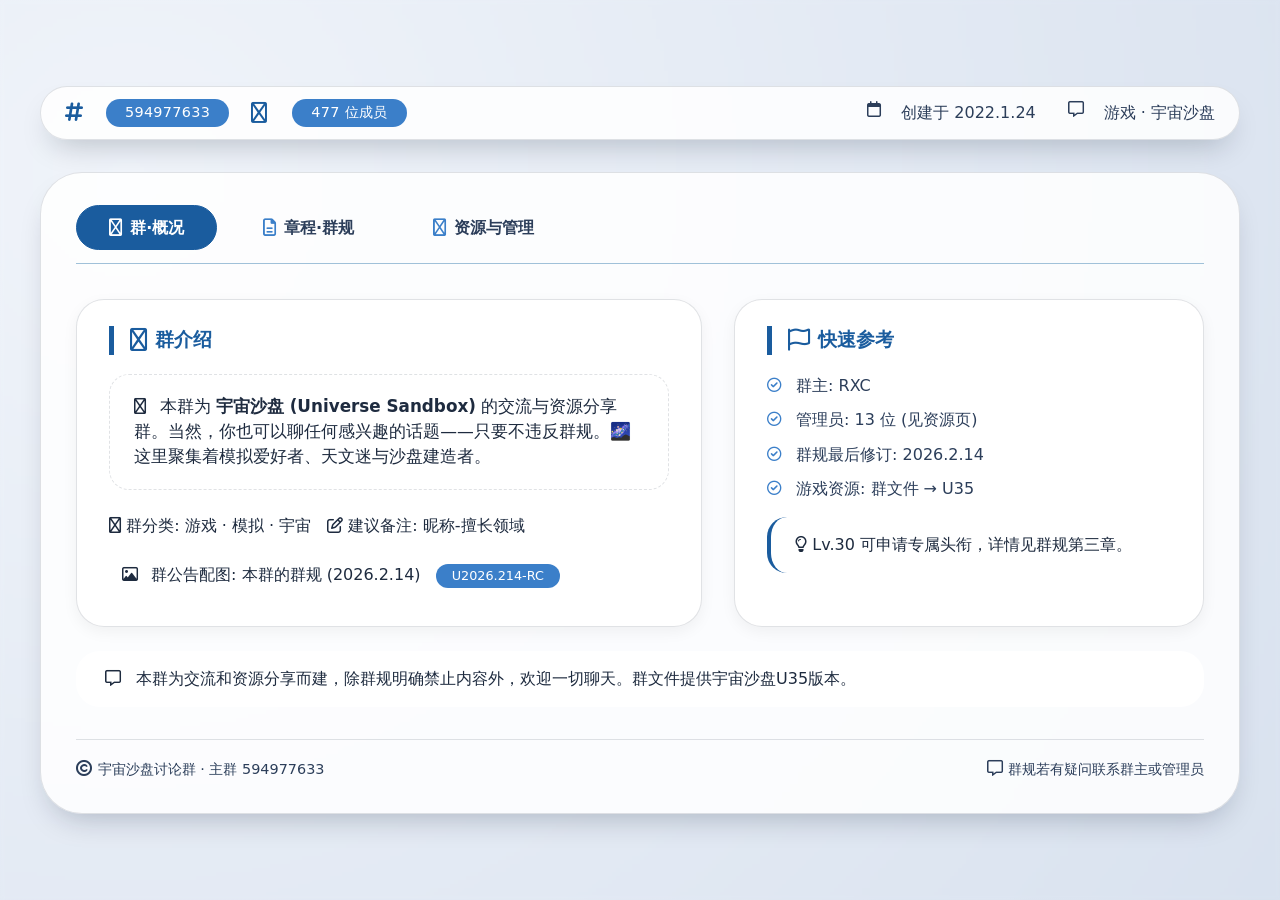
<file: Archive/Archive202602-2/Beta2.html>
<!DOCTYPE html>
<html lang="zh">
<head>
    <meta charset="UTF-8">
    <meta name="viewport" content="width=device-width, initial-scale=1.0">
    <title>宇宙沙盘讨论群 · 官方信息台</title>
    <!-- Font Awesome 6 (免费图标库，专业线条风格，无 emoji) -->
    <link rel="stylesheet" href="https://cdnjs.cloudflare.com/ajax/libs/font-awesome/6.0.0-beta3/css/all.min.css">
    <style>
        /* ===== CSS 变量 - 跟随系统浅色/深色模式 ===== */
        :root {
            --bg-gradient-light: radial-gradient(circle at 10% 20%, #f0f4fa, #d9e2ef);
            --bg-solid-light: #eef2f6;
            --card-bg-light: rgba(255, 255, 255, 0.85);
            --card-bg-solid-light: #ffffff;
            --text-light: #1e2b3f;
            --text-soft-light: #2c3e5a;
            --border-light: rgba(0, 20, 40, 0.12);
            --accent-light: #1a5c9e;
            --accent-soft-light: #3b7fc9;
            --shadow-light: 0 15px 30px -12px rgba(0, 20, 40, 0.25);
            --header-line-light: #a0c1d9;
        }

        @media (prefers-color-scheme: dark) {
            :root {
                --bg-gradient-light: radial-gradient(circle at 10% 20%, #141f2c, #0a121c);
                --bg-solid-light: #0e1622;
                --card-bg-light: rgba(20, 30, 45, 0.9);
                --card-bg-solid-light: #1e2a3a;
                --text-light: #e3ecf5;
                --text-soft-light: #b6c9e0;
                --border-light: rgba(80, 120, 180, 0.2);
                --accent-light: #5f9eff;
                --accent-soft-light: #4080d0;
                --shadow-light: 0 20px 35px -10px #00000060;
                --header-line-light: #2f5575;
            }
        }

        * {
            margin: 0;
            padding: 0;
            box-sizing: border-box;
        }

        body {
            font-family: 'Inter', 'Segoe UI', system-ui, -apple-system, sans-serif;
            background: var(--bg-gradient-light);
            color: var(--text-light);
            line-height: 1.5;
            min-height: 100vh;
            padding: 2rem 1.5rem;
            transition: background-color 0.2s, color 0.2s;
            display: flex;
            align-items: center;
            justify-content: center;
            backdrop-filter: blur(2px);
        }

        /* 主容器 — 更偏向官方/控制台风格 */
        .official-container {
            max-width: 1200px;
            width: 100%;
            margin: 0 auto;
        }

        /* 顶部标识 */
        .identity-bar {
            display: flex;
            flex-wrap: wrap;
            justify-content: space-between;
            align-items: center;
            margin-bottom: 2rem;
            padding: 0.75rem 1.5rem;
            background: var(--card-bg-light);
            backdrop-filter: blur(10px);
            -webkit-backdrop-filter: blur(10px);
            border: 1px solid var(--border-light);
            border-radius: 60px;
            box-shadow: var(--shadow-light);
            font-weight: 500;
        }

        .group-number {
            display: flex;
            align-items: center;
            gap: 12px;
            flex-wrap: wrap;
        }
        .group-number i {
            color: var(--accent-light);
            width: 1.8rem;
            font-size: 1.3rem;
        }
        .group-number span {
            background: var(--accent-soft-light);
            color: white;
            padding: 0.2rem 1.2rem;
            border-radius: 40px;
            font-size: 0.9rem;
            letter-spacing: 0.3px;
        }

        .group-creation {
            display: flex;
            gap: 20px;
            color: var(--text-soft-light);
        }

        /* ===== 选项卡 (radio 分页) ===== */
        .tab-section {
            background: var(--card-bg-light);
            backdrop-filter: blur(12px);
            -webkit-backdrop-filter: blur(12px);
            border: 1px solid var(--border-light);
            border-radius: 42px;
            padding: 2rem 2.2rem;
            box-shadow: var(--shadow-light);
            transition: background 0.2s, border-color 0.2s;
        }

        /* 隐藏radio */
        .tab-section input[type="radio"] {
            display: none;
        }

        .tab-labels {
            display: flex;
            gap: 0.8rem;
            margin-bottom: 2.2rem;
            border-bottom: 1px solid var(--header-line-light);
            padding-bottom: 0.8rem;
            flex-wrap: wrap;
        }

        .tab-labels label {
            padding: 0.6rem 2rem;
            border-radius: 40px;
            background: transparent;
            color: var(--text-soft-light);
            font-weight: 600;
            font-size: 1rem;
            cursor: pointer;
            border: 1px solid transparent;
            transition: all 0.2s ease;
            display: inline-flex;
            align-items: center;
            gap: 8px;
        }

        .tab-labels label i {
            font-size: 1.1rem;
            color: var(--accent-soft-light);
        }

        /* 选中效果 */
        #tab1:checked ~ .tab-labels label[for="tab1"],
        #tab2:checked ~ .tab-labels label[for="tab2"],
        #tab3:checked ~ .tab-labels label[for="tab3"] {
            background: var(--accent-light);
            color: white;
            border-color: var(--accent-light);
        }
        #tab1:checked ~ .tab-labels label[for="tab1"] i,
        #tab2:checked ~ .tab-labels label[for="tab2"] i,
        #tab3:checked ~ .tab-labels label[for="tab3"] i {
            color: white;
        }

        /* 面板容器 */
        .panels {
            position: relative;
            min-height: 380px;
        }

        .panel {
            display: none;
            animation: fadeSlide 0.25s ease;
        }

        @keyframes fadeSlide {
            0% { opacity: 0.4; transform: translateY(5px); }
            100% { opacity: 1; transform: translateY(0); }
        }

        #tab1:checked ~ .panels .panel-1,
        #tab2:checked ~ .panels .panel-2,
        #tab3:checked ~ .panels .panel-3 {
            display: block;
        }

        /* ===== 面板内通用卡片/排版 ===== */
        .info-grid {
            display: grid;
            grid-template-columns: 1.2fr 0.9fr;
            gap: 2rem;
        }
        @media (max-width: 700px) {
            .info-grid {
                grid-template-columns: 1fr;
            }
        }

        .stat-card {
            background: var(--card-bg-solid-light);
            border-radius: 28px;
            padding: 1.6rem 2rem;
            border: 1px solid var(--border-light);
            box-shadow: 0 5px 15px rgba(0,0,0,0.05);
        }

        .stat-title {
            display: flex;
            align-items: center;
            gap: 8px;
            font-size: 1.2rem;
            font-weight: 600;
            margin-bottom: 1.2rem;
            color: var(--accent-light);
            border-left: 5px solid var(--accent-light);
            padding-left: 1rem;
        }
        .stat-title i {
            font-size: 1.4rem;
        }

        .intro-text {
            background: var(--card-bg-light);
            padding: 1.2rem 1.5rem;
            border-radius: 20px;
            margin: 1rem 0;
            border: 1px dashed var(--border-light);
            color: var(--text-light);
            font-size: 1.05rem;
        }

        .meta-tag {
            display: inline-block;
            background: var(--accent-soft-light);
            color: white;
            padding: 0.15rem 1rem;
            border-radius: 30px;
            font-size: 0.8rem;
            margin-right: 0.5rem;
        }

        .rule-block {
            margin-bottom: 2rem;
        }

        .rule-block h4 {
            font-weight: 600;
            font-size: 1.2rem;
            color: var(--accent-light);
            margin-bottom: 0.8rem;
            display: flex;
            align-items: center;
            gap: 6px;
        }

        .rule-list {
            list-style: none;
        }
        .rule-list li {
            margin-bottom: 0.65rem;
            padding-left: 1.8rem;
            position: relative;
            color: var(--text-soft-light);
        }
        .rule-list li i {
            position: absolute;
            left: 0;
            top: 0.25rem;
            color: var(--accent-soft-light);
            font-size: 0.9rem;
            width: 1.3rem;
        }

        .rule-note {
            background: var(--card-bg-solid-light);
            padding: 1rem 1.5rem;
            border-radius: 20px;
            margin-top: 1rem;
            border-left: 4px solid var(--accent-light);
        }

        /* 管理员网格 */
        .admin-grid {
            display: grid;
            grid-template-columns: repeat(auto-fill, minmax(150px, 1fr));
            gap: 0.8rem;
            margin: 1.5rem 0;
        }
        .admin-item {
            background: var(--card-bg-light);
            border: 1px solid var(--border-light);
            border-radius: 40px;
            padding: 0.5rem 1rem 0.5rem 1.2rem;
            display: flex;
            align-items: center;
            gap: 10px;
            backdrop-filter: blur(4px);
            color: var(--text-light);
        }
        .admin-item i {
            color: var(--accent-soft-light);
            width: 1.4rem;
        }
        .owner-highlight i {
            color: #f5b342;
        }

        .download-steps {
            background: var(--card-bg-solid-light);
            border-radius: 28px;
            padding: 1.6rem 2rem;
        }
        .download-steps ol {
            margin-left: 1.5rem;
            color: var(--text-soft-light);
        }
        .download-steps li {
            margin-bottom: 0.5rem;
        }

        hr {
            border: none;
            height: 1px;
            background: var(--border-light);
            margin: 1.5rem 0;
        }

        .footer-note {
            display: flex;
            justify-content: space-between;
            margin-top: 2rem;
            color: var(--text-soft-light);
            font-size: 0.9rem;
            border-top: 1px solid var(--border-light);
            padding-top: 1.2rem;
        }

        /* 图标统一调整 */
        i {
            font-size: 1rem;
        }
    </style>
</head>
<body>
<div class="official-container">
    <!-- 顶部标识条：群号 + 创建日期 + 人数（无emoji） -->
    <div class="identity-bar">
        <div class="group-number">
            <i class="fa-regular fa-hashtag"></i>
            <span>594977633</span>
            <i class="fa-regular fa-user-group" style="margin-left: 10px;"></i>
            <span>477 位成员</span>
        </div>
        <div class="group-creation">
            <i class="fa-regular fa-calendar"></i> 创建于 2022.1.24
            <i class="fa-regular fa-message" style="margin-left: 12px;"></i> 游戏 · 宇宙沙盘
        </div>
    </div>

    <!-- 选项卡区域（纯CSS分页） -->
    <div class="tab-section">
        <!-- 隐藏radio -->
        <input type="radio" name="tab" id="tab1" checked>
        <input type="radio" name="tab" id="tab2">
        <input type="radio" name="tab" id="tab3">

        <!-- 标签栏 (使用专业图标，无emoji) -->
        <div class="tab-labels">
            <label for="tab1"><i class="fa-regular fa-satellite-dish"></i> 群·概况</label>
            <label for="tab2"><i class="fa-regular fa-file-lines"></i> 章程·群规</label>
            <label for="tab3"><i class="fa-regular fa-cubes"></i> 资源与管理</label>
        </div>

        <!-- 所有面板 -->
        <div class="panels">
            <!-- 面板1：概况 (介绍、创建信息、简要) -->
            <div class="panel panel-1">
                <div class="info-grid">
                    <div class="stat-card">
                        <div class="stat-title">
                            <i class="fa-regular fa-meteor"></i> 群介绍
                        </div>
                        <div class="intro-text">
                            <i class="fa-regular fa-quote-right" style="margin-right: 8px;"></i> 
                            本群为 <strong>宇宙沙盘 (Universe Sandbox)</strong> 的交流与资源分享群。当然，你也可以聊任何感兴趣的话题——只要不违反群规。🌌 这里聚集着模拟爱好者、天文迷与沙盘建造者。
                        </div>
                        <div style="margin: 1.5rem 0 0.5rem; display: flex; flex-wrap: wrap; gap: 16px;">
                            <span><i class="fa-regular fa-tag"></i> 群分类: 游戏 · 模拟 · 宇宙</span>
                            <span><i class="fa-regular fa-pen-to-square"></i> 建议备注: 昵称-擅长领域</span>
                        </div>
                        <div style="background: var(--card-bg-light); padding: 0.8rem; border-radius: 18px; margin-top: 0.8rem;">
                            <i class="fa-regular fa-image" style="margin-right: 8px;"></i> 群公告配图: 本群的群规 (2026.2.14) 
                            <span class="meta-tag" style="margin-left: 10px;">U2026.214-RC</span>
                        </div>
                    </div>
                    <div class="stat-card">
                        <div class="stat-title">
                            <i class="fa-regular fa-flag"></i> 快速参考
                        </div>
                        <ul class="rule-list" style="margin-bottom: 1rem;">
                            <li><i class="fa-regular fa-circle-check"></i> 群主: RXC</li>
                            <li><i class="fa-regular fa-circle-check"></i> 管理员: 13 位 (见资源页)</li>
                            <li><i class="fa-regular fa-circle-check"></i> 群规最后修订: 2026.2.14</li>
                            <li><i class="fa-regular fa-circle-check"></i> 游戏资源: 群文件 → U35</li>
                        </ul>
                        <div class="rule-note" style="margin-top: 0;">
                            <i class="fa-regular fa-lightbulb"></i>  Lv.30 可申请专属头衔，详情见群规第三章。
                        </div>
                    </div>
                </div>
                <!-- 补充说明 -->
                <div style="margin-top: 1.5rem; background: var(--card-bg-solid-light); border-radius: 24px; padding: 1rem 1.8rem;">
                    <i class="fa-regular fa-message" style="margin-right: 10px;"></i> 
                    本群为交流和资源分享而建，除群规明确禁止内容外，欢迎一切聊天。群文件提供宇宙沙盘U35版本。
                </div>
            </div>

            <!-- 面板2：完整群规 (详细条款，无emoji，只用图标) -->
            <div class="panel panel-2">
                <div style="display: flex; align-items: center; gap: 12px; margin-bottom: 1.8rem;">
                    <i class="fa-regular fa-scale-balanced" style="font-size: 2rem; color: var(--accent-light);"></i>
                    <h3 style="font-weight: 600; font-size: 1.6rem;">群规 · U2026.214-RC</h3>
                </div>

                <!-- 一、言论规范 -->
                <div class="rule-block">
                    <h4><i class="fa-regular fa-message"></i> 一、言论规范</h4>
                    <ul class="rule-list">
                        <li><i class="fa-regular fa-circle"></i> 1. 禁止发布侮辱、诽谤、辱骂、引战、挑衅及不适言论（包含性别歧视、实时政治等）。</li>
                        <li><i class="fa-regular fa-circle"></i> 2. 禁止传播色情低俗内容（文字/图片/链接）；禁止非研究目的的性器官讨论。</li>
                        <li><i class="fa-regular fa-circle"></i> 3. 严格禁止侮辱国家及革命先烈、恶搞严肃历史事件。</li>
                        <li><i class="fa-regular fa-circle"></i> 4. 禁止未经许可刷屏扰乱秩序。</li>
                    </ul>
                    <div class="rule-note">
                        ⚠️ 首次警告；第二次：1条禁言10分钟，2/3条禁言12小时；第三次起：1条禁言2小时，2/3条移出群，4条禁言10分钟。
                    </div>
                </div>

                <!-- 二、行为与安全 -->
                <div class="rule-block">
                    <h4><i class="fa-regular fa-shield"></i> 二、行为与安全</h4>
                    <ul class="rule-list">
                        <li><i class="fa-regular fa-circle"></i> 5. 下载资源后请勿立刻退群，否则可能拉黑；若因满员被清，欢迎重加。</li>
                        <li><i class="fa-regular fa-circle"></i> 6. 严禁“开户”、挂人、开盒、曝光隐私、恶意造谣，违者立即移出并协助取证。</li>
                        <li><i class="fa-regular fa-circle"></i> 7. 禁止广告/引流/推广，首次撤回，二次禁言12h，三次移出。</li>
                        <li><i class="fa-regular fa-circle"></i> 8. 禁止传播病毒、盗号链接，永久移出。</li>
                        <li><i class="fa-regular fa-circle"></i> 9. 禁止侵犯他人隐私/名誉/肖像，撤回/禁言/移出视情况。</li>
                        <li><i class="fa-regular fa-circle"></i> 10. 任何违法行为直接移出系列群。</li>
                    </ul>
                </div>

                <!-- 三、管理与秩序 -->
                <div class="rule-block">
                    <h4><i class="fa-regular fa-users"></i> 三、管理与秩序</h4>
                    <ul class="rule-list">
                        <li><i class="fa-regular fa-circle"></i> 11. 群等级Lv.30可获一次专属头衔，随时可申请修改。</li>
                        <li><i class="fa-regular fa-circle"></i> 12. 恶意搅局者直接移出。</li>
                        <li><i class="fa-regular fa-circle"></i> 13. 管理员违反群规内容一达6次撤职，内容二按相应处理。</li>
                        <li><i class="fa-regular fa-circle"></i> 14. 管理员滥用职权视为一次违规。</li>
                        <li><i class="fa-regular fa-circle"></i> 15. 除明确禁止外，其他话题自由讨论。</li>
                        <li><i class="fa-regular fa-circle"></i> 16. 请勿将其他群矛盾带入，也请勿将本群矛盾外扩。</li>
                    </ul>
                </div>

                <!-- 四、附则 -->
                <div class="rule-block">
                    <h4><i class="fa-regular fa-file-signature"></i> 四、附则</h4>
                    <ul class="rule-list">
                        <li><i class="fa-regular fa-circle"></i> 17. 禁止盗用本群规，仅限于RXC创建的宇宙沙盘系列交流群。</li>
                    </ul>
                    <div class="rule-note">
                        <i class="fa-regular fa-heart"></i> 群规初衷：维护秩序、保护权益，非干预正常互动。轻微问题提醒为主。
                    </div>
                </div>
            </div>

            <!-- 面板3：资源与管理 (管理员名单 + 下载引导 + 备注) -->
            <div class="panel panel-3">
                <div style="display: grid; grid-template-columns: 1fr 1.2fr; gap: 1.8rem;">
                    <!-- 左边：管理员团队 -->
                    <div class="stat-card" style="padding: 1.5rem;">
                        <div class="stat-title">
                            <i class="fa-regular fa-user-astronaut"></i> 管理团队
                        </div>
                        <div style="margin-bottom: 0.8rem;">
                            <span class="meta-tag" style="background: #d4a11e;">群主</span>
                            <div class="admin-item owner-highlight" style="margin-top: 8px;">
                                <i class="fa-regular fa-crown"></i> RXC
                            </div>
                        </div>
                        <div><span class="meta-tag">管理员</span> (13人)</div>
                        <div class="admin-grid">
                            <div class="admin-item"><i class="fa-regular fa-shield"></i> CNTianCheng</div>
                            <div class="admin-item"><i class="fa-regular fa-shield"></i> HD 38529 c</div>
                            <div class="admin-item"><i class="fa-regular fa-shield"></i> Moood</div>
                            <div class="admin-item"><i class="fa-regular fa-shield"></i> 无衣白常</div>
                            <div class="admin-item"><i class="fa-regular fa-shield"></i> 其斤大木木</div>
                            <div class="admin-item"><i class="fa-regular fa-shield"></i> 若耶姆</div>
                            <div class="admin-item"><i class="fa-regular fa-shield"></i> 太空中的黑洞-白龙曰</div>
                            <div class="admin-item"><i class="fa-regular fa-shield"></i> 鑫</div>
                            <div class="admin-item"><i class="fa-regular fa-shield"></i> 星晖</div>
                            <div class="admin-item"><i class="fa-regular fa-shield"></i> 永恒的黑暗</div>
                            <div class="admin-item"><i class="fa-regular fa-shield"></i> 云天明</div>
                            <div class="admin-item"><i class="fa-regular fa-shield"></i> 中川ゆうき</div>
                            <!-- 注：名单完整 -->
                        </div>
                        <div style="margin-top: 0.8rem;"><i class="fa-regular fa-clock"></i> 若有变动以实际为准</div>
                    </div>

                    <!-- 右边：下载引导 + 其他信息 -->
                    <div class="download-steps">
                        <div class="stat-title" style="margin-top: 0;">
                            <i class="fa-regular fa-cloud-arrow-down"></i> 游戏下载引导
                        </div>
                        <ol>
                            <li>群文件（右上角“三矩形+菱形”）→ 宇宙沙盘文件夹 → 选择U35版本。</li>
                            <li>下载压缩包，用解压软件解压，运行 <code>Universe Sandbox x64.exe</code>。</li>
                            <li>本群不止宇宙沙盘，欢迎讨论任何不违规内容。</li>
                        </ol>
                        <hr>
                        <div><i class="fa-regular fa-circle-info"></i> 请不要下载后立刻退群，否则可能会被拉黑。若因满员被清理，欢迎重加。</div>
                        <hr>
                        <div><i class="fa-regular fa-note-sticky"></i> 群备注：建议设置“昵称-擅长领域”。<br>
                        <i class="fa-regular fa-hashtag"></i> 群分类：游戏 · 宇宙沙盘 · 奥秘交流</div>
                        <div style="margin-top: 1rem; background: var(--card-bg-light); padding: 0.8rem; border-radius: 20px;">
                            <i class="fa-regular fa-image"></i> 群规图片版本: 2026.2.14 修改
                        </div>
                    </div>
                </div>
                <!-- 额外提醒：群规版本与禁止 -->
                <div style="margin-top: 1.5rem; background: var(--card-bg-solid-light); border-radius: 40px; padding: 0.8rem 1.5rem; display: flex; flex-wrap: wrap; gap: 20px;">
                    <span><i class="fa-regular fa-ban"></i> 严禁盗用群规 · 仅限于本系列群</span>
                    <span><i class="fa-regular fa-flag"></i> 群规索引: U2026.214-RC</span>
                </div>
            </div>
        </div>

        <!-- 底部分割信息 (显示在所有面板下方) -->
        <div class="footer-note">
            <span><i class="fa-regular fa-copyright"></i> 宇宙沙盘讨论群 · 主群 594977633</span>
            <span><i class="fa-regular fa-message"></i> 群规若有疑问联系群主或管理员</span>
        </div>
    </div><!-- end tab-section -->
</div><!-- end official-container -->
</body>
</html>
</file>
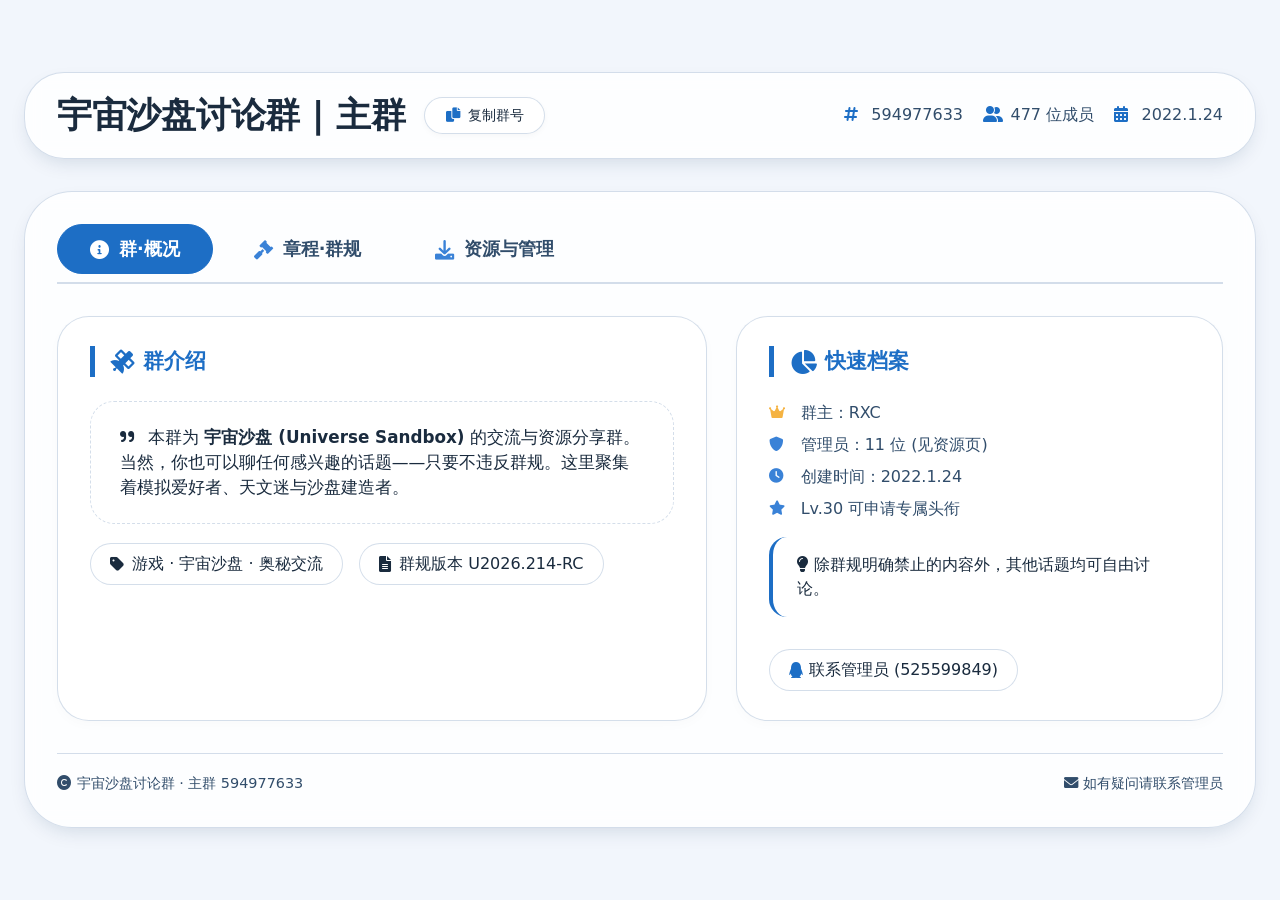
<file: Archive/Archive202602-2/Beta3.html>
<!DOCTYPE html>
<html lang="zh">
<head>
    <meta charset="UTF-8">
    <meta name="viewport" content="width=device-width, initial-scale=1.0">
    <title>宇宙沙盘讨论群 · 控制台</title>
    <!-- Font Awesome 6 (免费图标库, 全部使用 solid 风格以保证显示) -->
    <link rel="stylesheet" href="https://cdnjs.cloudflare.com/ajax/libs/font-awesome/6.0.0-beta3/css/all.min.css">
    <style>
        /* ===== 跟随系统模式的色彩变量 ===== */
        :root {
            --bg-gradient-light: #f2f6fc;
            --bg-solid-light: #e9f0f8;
            --card-bg-light: rgba(255, 255, 255, 0.85);
            --card-bg-solid-light: #ffffff;
            --text-primary-light: #1a2b3e;
            --text-secondary-light: #314d6b;
            --border-light: rgba(42, 92, 150, 0.2);
            --accent-primary-light: #1d6ec5;
            --accent-soft-light: #3a82d7;
            --shadow-light: 0 8px 20px -6px rgba(0, 45, 80, 0.15);
            --hover-bg-light: #e1efff;
        }

        @media (prefers-color-scheme: dark) {
            :root {
                --bg-gradient-light: #111c28;
                --bg-solid-light: #16212f;
                --card-bg-light: rgba(22, 35, 50, 0.9);
                --card-bg-solid-light: #1f2e41;
                --text-primary-light: #e2f0ff;
                --text-secondary-light: #b8d4ff;
                --border-light: rgba(70, 130, 200, 0.4);
                --accent-primary-light: #3f8af0;
                --accent-soft-light: #2a6bc1;
                --shadow-light: 0 12px 28px -8px #000000b0;
                --hover-bg-light: #263b54;
            }
        }

        * {
            margin: 0;
            padding: 0;
            box-sizing: border-box;
        }

        body {
            font-family: 'Inter', 'Segoe UI', system-ui, sans-serif;
            background: var(--bg-gradient-light);
            color: var(--text-primary-light);
            min-height: 100vh;
            display: flex;
            align-items: center;
            justify-content: center;
            padding: 1.5rem;
            transition: background-color 0.2s, color 0.2s;
            line-height: 1.5;
        }

        /* 主容器 — 控制台布局，更轻量 */
        .console {
            max-width: 1300px;
            width: 100%;
        }

        /* 头部区域：群名无渐变，复制群号 */
        .header-panel {
            background: var(--card-bg-light);
            backdrop-filter: blur(8px);
            -webkit-backdrop-filter: blur(8px);
            border: 1px solid var(--border-light);
            border-radius: 40px;
            padding: 1rem 2rem;
            margin-bottom: 2rem;
            box-shadow: var(--shadow-light);
            display: flex;
            flex-wrap: wrap;
            align-items: center;
            justify-content: space-between;
        }

        .group-name-copy {
            display: flex;
            align-items: center;
            gap: 18px;
            flex-wrap: wrap;
        }
        .group-name-copy h1 {
            font-size: 2.2rem;
            font-weight: 600;
            color: var(--text-primary-light); /* 无渐变 */
            letter-spacing: -0.3px;
            cursor: pointer;
        }
        .copy-btn {
            background: var(--card-bg-solid-light);
            border: 1px solid var(--border-light);
            border-radius: 40px;
            padding: 0.5rem 1.3rem;
            font-size: 0.9rem;
            font-weight: 500;
            color: var(--text-primary-light);
            cursor: pointer;
            transition: 0.15s;
            display: inline-flex;
            align-items: center;
            gap: 8px;
            box-shadow: 0 2px 6px rgba(0,0,0,0.03);
        }
        .copy-btn i {
            color: var(--accent-primary-light);
        }
        .copy-btn:hover {
            background: var(--accent-soft-light);
            color: white;
            border-color: var(--accent-soft-light);
        }
        .copy-btn:hover i {
            color: white;
        }

        .group-meta {
            display: flex;
            gap: 20px;
            color: var(--text-secondary-light);
            font-weight: 500;
        }
        .group-meta i {
            color: var(--accent-primary-light);
            width: 1.4rem;
        }

        /* ===== 选项卡 (纯CSS分页) ===== */
        .tab-container {
            background: var(--card-bg-light);
            backdrop-filter: blur(8px);
            -webkit-backdrop-filter: blur(8px);
            border: 1px solid var(--border-light);
            border-radius: 48px;
            padding: 2rem 2rem;
            box-shadow: var(--shadow-light);
        }

        /* 隐藏单选 */
        .tab-container input[type="radio"] {
            display: none;
        }

        .tab-nav {
            display: flex;
            gap: 0.5rem;
            margin-bottom: 2rem;
            border-bottom: 2px solid var(--border-light);
            padding-bottom: 0.5rem;
            flex-wrap: wrap;
        }

        .tab-nav label {
            padding: 0.7rem 2rem;
            border-radius: 60px;
            background: transparent;
            color: var(--text-secondary-light);
            font-weight: 600;
            font-size: 1.1rem;
            cursor: pointer;
            border: 1px solid transparent;
            transition: 0.15s ease;
            display: inline-flex;
            align-items: center;
            gap: 10px;
        }

        .tab-nav label i {
            font-size: 1.2rem;
            color: var(--accent-soft-light);
        }

        /* 选中态 */
        #tabInfo:checked ~ .tab-nav label[for="tabInfo"],
        #tabRules:checked ~ .tab-nav label[for="tabRules"],
        #tabResources:checked ~ .tab-nav label[for="tabResources"] {
            background: var(--accent-primary-light);
            color: white;
            border-color: var(--accent-primary-light);
        }
        #tabInfo:checked ~ .tab-nav label[for="tabInfo"] i,
        #tabRules:checked ~ .tab-nav label[for="tabRules"] i,
        #tabResources:checked ~ .tab-nav label[for="tabResources"] i {
            color: white;
        }

        .panels {
            position: relative;
            min-height: 380px;
        }

        .panel {
            display: none;
            animation: fade 0.2s ease;
        }

        @keyframes fade {
            0% { opacity: 0.3; }
            100% { opacity: 1; }
        }

        #tabInfo:checked ~ .panels .panel-info,
        #tabRules:checked ~ .panels .panel-rules,
        #tabResources:checked ~ .panels .panel-resources {
            display: block;
        }

        /* 卡片通用设计，悬停突出 */
        .detail-card {
            background: var(--card-bg-solid-light);
            border-radius: 32px;
            padding: 1.8rem 2rem;
            border: 1px solid var(--border-light);
            box-shadow: 0 4px 12px rgba(0,0,0,0.02);
            transition: transform 0.1s, box-shadow 0.2s, background 0.1s;
        }
        .detail-card:hover {
            box-shadow: 0 12px 28px rgba(0, 70, 150, 0.12);
            background: var(--hover-bg-light);
            transform: translateY(-2px);
        }

        .card-title {
            display: flex;
            align-items: center;
            gap: 8px;
            font-size: 1.3rem;
            font-weight: 600;
            color: var(--accent-primary-light);
            border-left: 5px solid var(--accent-primary-light);
            padding-left: 1rem;
            margin-bottom: 1.5rem;
        }
        .card-title i {
            font-size: 1.5rem;
        }

        .grid-2 {
            display: grid;
            grid-template-columns: 1.2fr 0.9fr;
            gap: 1.8rem;
        }
        @media (max-width: 720px) {
            .grid-2 {
                grid-template-columns: 1fr;
            }
        }

        .intro-bubble {
            background: var(--card-bg-light);
            padding: 1.4rem 1.8rem;
            border-radius: 24px;
            margin: 1rem 0;
            border: 1px dashed var(--border-light);
            color: var(--text-primary-light);
            font-size: 1.05rem;
            backdrop-filter: blur(2px);
        }

        .stat-row {
            display: flex;
            flex-wrap: wrap;
            gap: 16px;
            margin: 1.2rem 0;
        }
        .stat-item {
            display: flex;
            align-items: center;
            gap: 8px;
            background: var(--card-bg-light);
            padding: 0.5rem 1.2rem;
            border-radius: 40px;
            border: 1px solid var(--border-light);
        }

        .badge {
            background: var(--accent-soft-light);
            color: white;
            padding: 0.2rem 1rem;
            border-radius: 40px;
            font-size: 0.8rem;
            font-weight: 500;
        }

        /* 群规列表 */
        .rule-chapter {
            margin-bottom: 1.8rem;
        }
        .rule-chapter h4 {
            font-size: 1.2rem;
            color: var(--accent-primary-light);
            margin-bottom: 0.8rem;
            display: flex;
            align-items: center;
            gap: 8px;
        }
        .rule-items {
            list-style: none;
        }
        .rule-items li {
            margin-bottom: 0.5rem;
            padding-left: 2rem;
            position: relative;
            color: var(--text-secondary-light);
        }
        .rule-items li i {
            position: absolute;
            left: 0;
            top: 0.2rem;
            color: var(--accent-soft-light);
            width: 1.4rem;
            font-size: 0.9rem;
        }

        .note {
            background: var(--card-bg-light);
            border-left: 4px solid var(--accent-primary-light);
            padding: 1rem 1.5rem;
            border-radius: 18px;
            margin: 1rem 0;
        }

        /* 管理员网格 (移除了“鑫”) */
        .admin-grid {
            display: grid;
            grid-template-columns: repeat(auto-fill, minmax(150px, 1fr));
            gap: 0.7rem;
            margin: 1.2rem 0;
        }
        .admin-tag {
            background: var(--card-bg-light);
            border: 1px solid var(--border-light);
            border-radius: 40px;
            padding: 0.5rem 1rem 0.5rem 1.2rem;
            display: flex;
            align-items: center;
            gap: 10px;
            backdrop-filter: blur(2px);
            transition: 0.1s;
            cursor: default;
        }
        .admin-tag:hover {
            background: var(--accent-soft-light);
            color: white;
            border-color: var(--accent-soft-light);
        }
        .admin-tag:hover i {
            color: white;
        }
        .admin-tag i {
            color: var(--accent-soft-light);
            width: 1.2rem;
        }
        .owner-tag i {
            color: #f5b342;
        }

        .download-guide {
            background: var(--card-bg-solid-light);
            border-radius: 28px;
            padding: 1.8rem;
            transition: 0.1s;
        }
        .download-guide:hover {
            box-shadow: 0 12px 28px rgba(0, 70, 150, 0.12);
            background: var(--hover-bg-light);
        }
        .download-guide ol {
            margin-left: 1.5rem;
            color: var(--text-secondary-light);
        }
        .download-guide li {
            margin-bottom: 0.5rem;
        }

        hr {
            border: none;
            height: 1px;
            background: var(--border-light);
            margin: 1.2rem 0;
        }

        .footer-bar {
            margin-top: 2rem;
            display: flex;
            justify-content: space-between;
            color: var(--text-secondary-light);
            font-size: 0.9rem;
            border-top: 1px solid var(--border-light);
            padding-top: 1.2rem;
        }

        /* 复制反馈 */
        .copy-feedback {
            position: fixed;
            bottom: 20px;
            right: 20px;
            background: var(--accent-primary-light);
            color: white;
            padding: 0.5rem 1.5rem;
            border-radius: 60px;
            font-size: 0.9rem;
            opacity: 0;
            transition: opacity 0.2s;
            pointer-events: none;
        }

        /* 联系管理员按钮样式 */
        .contact-link {
            display: inline-flex;
            align-items: center;
            gap: 6px;
            background: var(--card-bg-light);
            padding: 0.5rem 1.2rem;
            border-radius: 40px;
            border: 1px solid var(--border-light);
            color: var(--text-primary-light);
            text-decoration: none;
            font-weight: 500;
        }
        .contact-link i {
            color: var(--accent-primary-light);
        }
        .contact-link:hover {
            background: var(--accent-soft-light);
            color: white;
        }
        .contact-link:hover i {
            color: white;
        }
    </style>
</head>
<body>
    <div class="console">
        <!-- 头部：群名无渐变，点击复制群号 -->
        <div class="header-panel">
            <div class="group-name-copy">
                <h1 id="groupNameDisplay">宇宙沙盘讨论群 | 主群</h1>
                <button class="copy-btn" id="copyGroupBtn"><i class="fas fa-copy"></i> 复制群号</button>
            </div>
            <div class="group-meta">
                <span><i class="fas fa-hashtag"></i> 594977633</span>
                <span><i class="fas fa-user-group"></i> 477 位成员</span>
                <span><i class="fas fa-calendar-alt"></i> 2022.1.24</span>
            </div>
        </div>

        <!-- 选项卡区域 -->
        <div class="tab-container">
            <!-- radio 按钮 -->
            <input type="radio" name="tab" id="tabInfo" checked>
            <input type="radio" name="tab" id="tabRules">
            <input type="radio" name="tab" id="tabResources">

            <!-- 标签导航 (全部使用 fas 图标) -->
            <div class="tab-nav">
                <label for="tabInfo"><i class="fas fa-info-circle"></i> 群·概况</label>
                <label for="tabRules"><i class="fas fa-gavel"></i> 章程·群规</label>
                <label for="tabResources"><i class="fas fa-download"></i> 资源与管理</label>
            </div>

            <!-- 面板区 -->
            <div class="panels">
                <!-- 面板1: 概况 (包含群分类) -->
                <div class="panel panel-info">
                    <div class="grid-2">
                        <div class="detail-card">
                            <div class="card-title">
                                <i class="fas fa-satellite"></i> 群介绍
                            </div>
                            <div class="intro-bubble">
                                <i class="fas fa-quote-right" style="margin-right: 8px;"></i> 
                                本群为 <strong>宇宙沙盘 (Universe Sandbox)</strong> 的交流与资源分享群。当然，你也可以聊任何感兴趣的话题——只要不违反群规。这里聚集着模拟爱好者、天文迷与沙盘建造者。
                            </div>
                            <!-- 群分类移到这里 -->
                            <div class="stat-row">
                                <span class="stat-item"><i class="fas fa-tag"></i> 游戏 · 宇宙沙盘 · 奥秘交流</span>
                                <span class="stat-item"><i class="fas fa-file-lines"></i> 群规版本 U2026.214-RC</span>
                            </div>
                        </div>
                        <div class="detail-card">
                            <div class="card-title">
                                <i class="fas fa-chart-pie"></i> 快速档案
                            </div>
                            <ul class="rule-items" style="margin-bottom: 1rem;">
                                <li><i class="fas fa-crown" style="color: #f5b342;"></i> 群主：RXC</li>
                                <li><i class="fas fa-shield-alt"></i> 管理员：11 位 (见资源页)</li>
                                <li><i class="fas fa-clock"></i> 创建时间：2022.1.24</li>
                                <li><i class="fas fa-star"></i> Lv.30 可申请专属头衔</li>
                            </ul>
                            <div class="note">
                                <i class="fas fa-lightbulb"></i> 除群规明确禁止的内容外，其他话题均可自由讨论。
                            </div>
                            <!-- 联系管理员快捷入口 -->
                            <a href="https://qm.qq.com/cgi-bin/qm/qr?k=525599849" class="contact-link" target="_blank" style="margin-top: 1rem; display: inline-flex;"><i class="fab fa-qq"></i> 联系管理员 (525599849)</a>
                        </div>
                    </div>
                </div>

                <!-- 面板2: 完整群规 (包含严禁盗用和版本) -->
                <div class="panel panel-rules">
                    <div style="display: flex; align-items: center; gap: 12px; margin-bottom: 1.8rem;">
                        <i class="fas fa-scroll" style="font-size: 2.2rem; color: var(--accent-primary-light);"></i>
                        <h3 style="font-size: 1.8rem; font-weight: 600;">群规 · U2026.214-RC</h3>
                    </div>

                    <div class="rule-chapter">
                        <h4><i class="fas fa-message"></i> 一、言论规范</h4>
                        <ul class="rule-items">
                            <li><i class="fas fa-circle"></i> 1. 禁止发布侮辱、诽谤、辱骂、引战、挑衅及不适言论（包含性别歧视、实时政治等）。</li>
                            <li><i class="fas fa-circle"></i> 2. 禁止传播色情低俗内容；禁止非研究目的的性器官讨论。</li>
                            <li><i class="fas fa-circle"></i> 3. 严格禁止侮辱国家及革命先烈、恶搞严肃历史事件。</li>
                            <li><i class="fas fa-circle"></i> 4. 禁止未经许可刷屏扰乱秩序。</li>
                        </ul>
                        <div class="note">
                            ⚠️ 首次警告；第二次：1条禁言10分钟，2/3条禁言12小时；第三次起：1条禁言2小时，2/3条移出群，4条禁言10分钟。
                        </div>
                    </div>

                    <div class="rule-chapter">
                        <h4><i class="fas fa-shield-halved"></i> 二、行为与安全</h4>
                        <ul class="rule-items">
                            <li><i class="fas fa-circle"></i> 5. 下载资源后请勿立刻退群，否则可能拉黑；若因满员被清，欢迎重加。</li>
                            <li><i class="fas fa-circle"></i> 6. 严禁“开户”、挂人、开盒、曝光隐私、恶意造谣，违者立即移出并协助取证。</li>
                            <li><i class="fas fa-circle"></i> 7. 禁止广告/引流/推广，首次撤回，二次禁言12h，三次移出。</li>
                            <li><i class="fas fa-circle"></i> 8. 禁止传播病毒、盗号链接，永久移出。</li>
                            <li><i class="fas fa-circle"></i> 9. 禁止侵犯他人隐私/名誉/肖像，撤回/禁言/移出视情况。</li>
                            <li><i class="fas fa-circle"></i> 10. 任何违法行为直接移出系列群。</li>
                        </ul>
                    </div>

                    <div class="rule-chapter">
                        <h4><i class="fas fa-users"></i> 三、管理与秩序</h4>
                        <ul class="rule-items">
                            <li><i class="fas fa-circle"></i> 11. 群等级Lv.30可获一次专属头衔，随时可申请修改。</li>
                            <li><i class="fas fa-circle"></i> 12. 恶意搅局者直接移出。</li>
                            <li><i class="fas fa-circle"></i> 13. 管理员违反群规内容一达6次撤职，内容二按相应处理。</li>
                            <li><i class="fas fa-circle"></i> 14. 管理员滥用职权视为一次违规。</li>
                            <li><i class="fas fa-circle"></i> 15. 除明确禁止外，其他话题自由讨论。</li>
                            <li><i class="fas fa-circle"></i> 16. 请勿将其他群矛盾带入，也请勿将本群矛盾外扩。</li>
                        </ul>
                    </div>

                    <div class="rule-chapter">
                        <h4><i class="fas fa-file-signature"></i> 四、附则</h4>
                        <ul class="rule-items">
                            <li><i class="fas fa-circle"></i> 17. 禁止盗用本群规，仅限于RXC创建的宇宙沙盘系列交流群。</li>
                        </ul>
                        <!-- 在此处显示严禁盗用和群规版本 -->
                        <div class="note" style="display: flex; justify-content: space-between; align-items: center;">
                            <span><i class="fas fa-ban"></i> 严禁盗用群规 · 仅限于本系列群</span>
                            <span><i class="fas fa-code-branch"></i> 群规版本: U2026.214-RC</span>
                        </div>
                    </div>
                </div>

                <!-- 面板3: 资源与管理 (管理员已修正为11人，无“鑫”) -->
                <div class="panel panel-resources">
                    <div style="display: grid; grid-template-columns: 1fr 1.2fr; gap: 1.8rem;">
                        <!-- 管理员列 (移除鑫) -->
                        <div class="detail-card">
                            <div class="card-title">
                                <i class="fas fa-user-astronaut"></i> 管理团队
                            </div>
                            <div style="margin-bottom: 1rem;">
                                <span class="badge" style="background: #c49b1f;">群主</span>
                                <div class="admin-tag owner-tag" style="margin-top: 8px;">
                                    <i class="fas fa-crown"></i> RXC
                                </div>
                            </div>
                            <div><span class="badge">管理员 (11人)</span></div>
                            <div class="admin-grid">
                                <div class="admin-tag"><i class="fas fa-shield"></i> CNTianCheng</div>
                                <div class="admin-tag"><i class="fas fa-shield"></i> HD 38529 c</div>
                                <div class="admin-tag"><i class="fas fa-shield"></i> Moood</div>
                                <div class="admin-tag"><i class="fas fa-shield"></i> 无衣白常</div>
                                <div class="admin-tag"><i class="fas fa-shield"></i> 其斤大木木</div>
                                <div class="admin-tag"><i class="fas fa-shield"></i> 若耶姆</div>
                                <div class="admin-tag"><i class="fas fa-shield"></i> 太空中的黑洞-白龙曰</div>
                                <div class="admin-tag"><i class="fas fa-shield"></i> 星晖</div>
                                <div class="admin-tag"><i class="fas fa-shield"></i> 永恒的黑暗</div>
                                <div class="admin-tag"><i class="fas fa-shield"></i> 云天明</div>
                                <div class="admin-tag"><i class="fas fa-shield"></i> 中川ゆうき</div>
                                <!-- 移除了“鑫” -->
                            </div>
                        </div>

                        <!-- 下载引导 -->
                        <div class="download-guide">
                            <div class="card-title" style="margin-top: 0;">
                                <i class="fas fa-cloud-download-alt"></i> 资源下载引导
                            </div>
                            <ol>
                                <li>群文件（右上角“三矩形+菱形”）→ 宇宙沙盘文件夹 → U35版本。</li>
                                <li>下载压缩包，解压后运行 <code>Universe Sandbox x64.exe</code>。</li>
                                <li>本群不止宇宙沙盘，欢迎讨论任何不违规内容。</li>
                            </ol>
                            <hr>
                            <div><i class="fas fa-exclamation-triangle" style="color: #e6a017;"></i> 请不要下载后立刻退群，否则可能被拉黑。若因满员被清，欢迎重加。</div>
                            <hr>
                            <!-- 移除了群规修订行，已放入章程页 -->
                            <div><i class="fas fa-tags"></i> 群分类：游戏 · 宇宙沙盘 · 奥秘交流</div>
                            <!-- 联系管理员QQ链接 -->
                            <div style="margin-top: 1.2rem;">
                                <a href="https://qm.qq.com/cgi-bin/qm/qr?k=525599849" class="contact-link" target="_blank"><i class="fab fa-qq"></i> 联系管理员 (525599849)</a>
                            </div>
                        </div>
                    </div>
                </div>
            </div>

            <!-- 底部信息栏 (精简) -->
            <div class="footer-bar">
                <span><i class="fas fa-copyright"></i> 宇宙沙盘讨论群 · 主群 594977633</span>
                <span><i class="fas fa-envelope"></i> 如有疑问请联系管理员</span>
            </div>
        </div>
    </div>

    <!-- 复制反馈浮层 -->
    <div id="copyFeedback" class="copy-feedback">群号已复制</div>

    <script>
        (function() {
            const copyBtn = document.getElementById('copyGroupBtn');
            const feedback = document.getElementById('copyFeedback');
            const groupNumber = "594977633"; // 只复制群号

            copyBtn.addEventListener('click', () => {
                navigator.clipboard.writeText(groupNumber).then(() => {
                    feedback.style.opacity = '1';
                    setTimeout(() => {
                        feedback.style.opacity = '0';
                    }, 1500);
                }).catch(() => {
                    alert('复制失败，请手动复制');
                });
            });

            // 点击群名也可以复制群号
            document.getElementById('groupNameDisplay').addEventListener('click', () => {
                navigator.clipboard.writeText(groupNumber).then(() => {
                    feedback.style.opacity = '1';
                    setTimeout(() => {
                        feedback.style.opacity = '0';
                    }, 1500);
                });
            });
        })();
    </script>
</body>
</html>
</file>
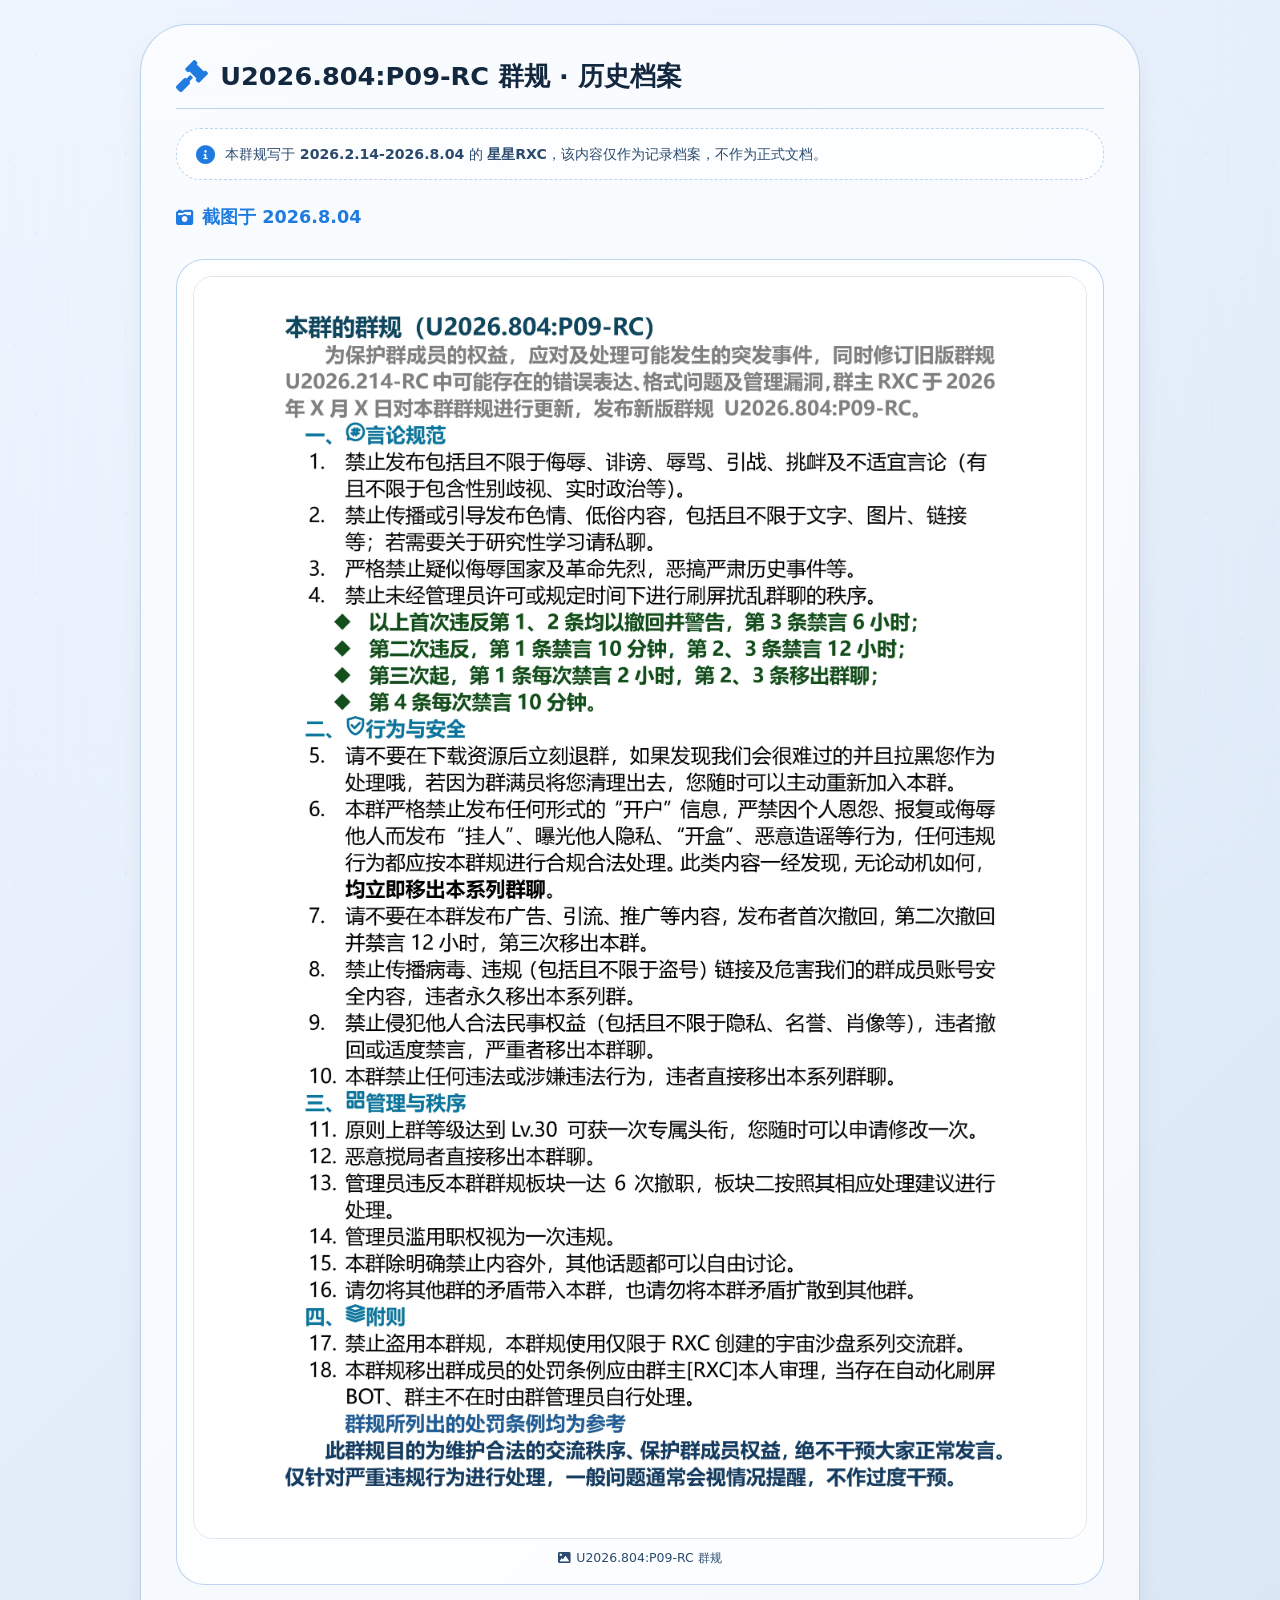
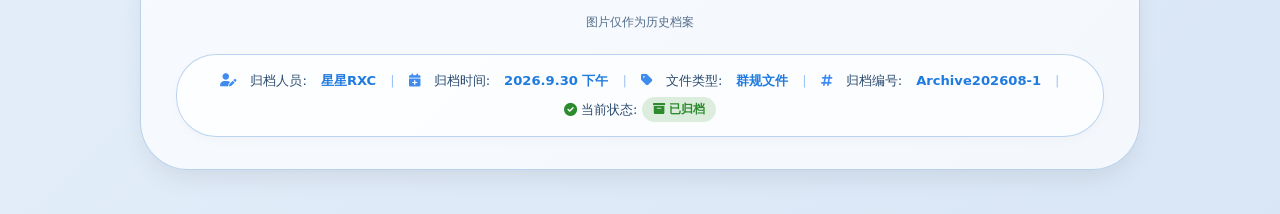
<file: Archive/Archive202608-1/Archive202608-1.html>
<!DOCTYPE html>
<html lang="zh">
<head>
    <meta charset="UTF-8">
    <meta name="viewport" content="width=device-width, initial-scale=1.0, user-scalable=yes">
    <title>U2026.804:P09-RC 群规档案 · 宇宙沙盘讨论群</title>
    <link rel="icon" href="../../图像1.png" type="image/png" />
    <!-- Font Awesome 6 -->
    <link rel="stylesheet" href="https://cdnjs.cloudflare.com/ajax/libs/font-awesome/6.0.0-beta3/css/all.min.css">
    <!-- 通用档案样式 -->
    <link rel="stylesheet" href="../archive-style.css">
</head>
<body oncopy="return false" oncut="return false" onpaste="return false">
<div class="star-layer"></div>

<div class="console">
    <div class="archive-detail-card">
        <div class="card-header">
            <i class="fas fa-gavel"></i>
            <h2>U2026.804:P09-RC 群规 · 历史档案</h2>
        </div>

        <div class="archive-note">
            <i class="fas fa-info-circle" style="font-size: 1.2rem; color: var(--accent-light);"></i>
            <span>本群规写于 <strong>2026.2.14-2026.8.04</strong> 的 <strong>星星RXC</strong>，该内容仅作为记录档案，不作为正式文档。</span>
        </div>

        <!-- 仅展示一张群规截图 -->
        <div style="margin-bottom: 1rem;">
            <h3 style="display: flex; align-items: center; gap: 8px; color: var(--accent-light); font-size: 1.1rem; margin-bottom: 1rem;">
                <i class="fas fa-camera-retro"></i> 截图于 2026.8.04
            </h3>
            <div class="screenshot-section">
                <div class="screenshot-item">
                    <img src="U2026.804.P09-RC.jpg" alt="U2026.804:P09-RC 群规截图" onerror="this.style.opacity='0.3'; this.style.border='2px dashed #ccc';">
                    <div class="screenshot-caption"><i class="fas fa-image"></i> U2026.804:P09-RC 群规</div>
                </div>
            </div>
            <p class="archive-image-notice">图片仅作为历史档案</p>
        </div>

        <div class="footer-row">
            <i class="fas fa-user-pen" style="color: var(--accent-soft-light);"></i> 归档人员: <strong>星星RXC</strong>
            <span class="footer-sep">|</span>
            <i class="fas fa-calendar-plus" style="color: var(--accent-soft-light);"></i> 归档时间: <strong>2026.9.30 下午</strong>
            <span class="footer-sep">|</span>
            <i class="fas fa-tag" style="color: var(--accent-soft-light);"></i> 文件类型: <strong>群规文件</strong>
            <span class="footer-sep">|</span>
            <i class="fas fa-hashtag" style="color: var(--accent-soft-light);"></i> 归档编号: <strong>Archive202608-1</strong>
            <span class="footer-sep">|</span>
            <span style="display: inline-flex; align-items: center; gap: 4px; white-space: nowrap;">
                <i class="fas fa-circle-check" style="color: #2d8a2d;"></i> 当前状态: <span class="status-badge"><i class="fas fa-archive"></i> 已归档</span>
            </span>
        </div>
    </div>
</div>

<script>
    (function() {
        document.addEventListener('contextmenu', function(e) { e.preventDefault(); });
        document.addEventListener('selectstart', function(e) { e.preventDefault(); });
        document.addEventListener('dragstart', function(e) { e.preventDefault(); });
        document.addEventListener('keydown', function(e) {
            if (e.ctrlKey && (e.key === 'c' || e.key === 'a' || e.key === 'x' || e.key === 'u' || e.key === 's' || e.key === 'p')) {
                e.preventDefault();
                return false;
            }
            if (e.key === 'F12') { e.preventDefault(); }
        });
        document.addEventListener('touchstart', function(e) {
            if (e.target && e.target.tagName === 'IMG') { e.preventDefault(); }
        }, { passive: false });
    })();
</script>
</body>
</html>
</file>
<file: styles.css>
/* =====================================================================
   宇宙沙盘讨论群 · 合并样式表
   桌面端样式为默认，移动端样式位于文件末尾的 @media (max-width: 768px)
   ===================================================================== */

/* ===== 色彩变量 (桌面端) ===== */
:root {
    /* 浅色模式 (明亮通透) */
    --body-bg-light: linear-gradient(135deg, #eaf4ff 0%, #fdeef2 100%);
    --glass-bg-light: rgba(240, 248, 255, 0.52);
    --glass-border-light: rgba(110, 160, 220, 0.45);
    --card-glass-light: rgba(255, 255, 255, 0.82);
    --text-primary-light: #13273f;
    --text-secondary-light: #2a4a6e;
    --accent-light: #1f7be0;
    --accent-soft-light: #3f8cef;
    --btn-blue: #2c7be5;
    --shadow-glass: 0 12px 28px -8px rgba(0, 0, 0, 0.1);
    --star-base-light: rgba(80, 120, 180, 0.2);
    --star-bright-light: rgba(100, 140, 200, 0.3);
    --star-opacity: 0.3;
    --glass-blur: blur(60px);
}

@media (prefers-color-scheme: dark) {
    :root {
        --body-bg-light: radial-gradient(circle at 20% 30%, #0a101c, #02050a);
        --glass-bg-light: rgba(18, 22, 30, 0.72);
        --glass-border-light: rgba(140, 160, 190, 0.45);
        --card-glass-light: rgba(28, 34, 44, 0.82);
        --text-primary-light: #f0f3f8;
        --text-secondary-light: #bfd4f0;
        --accent-light: #7ca5e0;
        --accent-soft-light: #6a9bdf;
        --btn-blue: #5f8bc9;
        --shadow-glass: 0 20px 35px -12px #000000cc;
        --star-base-light: rgba(210, 225, 250, 0.85);
        --star-bright-light: rgba(255, 248, 210, 0.95);
        --star-opacity: 0.85;
        --glass-blur: blur(60px);
    }
}

* {
    margin: 0;
    padding: 0;
    box-sizing: border-box;
}

body {
    font-family: 'Inter', 'Segoe UI', system-ui, sans-serif;
    background: var(--body-bg-light);
    color: var(--text-primary-light);
    min-height: 100vh;
    display: flex;
    align-items: center;
    justify-content: center;
    padding: 1.5rem;
    line-height: 1.5;
    position: relative;
    transition: background 0.3s ease;
    overflow-x: hidden;
    -webkit-tap-highlight-color: transparent;
    -webkit-font-smoothing: antialiased;
}

/* ---------- 全局唯一毛玻璃模糊层 (60px) ---------- */
.glass-blur-layer {
    position: fixed;
    inset: 0;
    z-index: 1;
    pointer-events: none;
    backdrop-filter: var(--glass-blur);
    -webkit-backdrop-filter: var(--glass-blur);
}

/* ---------- 繁星层 ---------- */
.star-layer {
    position: fixed;
    top: 0;
    left: 0;
    width: 100%;
    height: 100%;
    pointer-events: none;
    z-index: 0;
    background: none;
    transform: translateZ(0);
    will-change: background-position;
}

.star-layer::before {
    content: "";
    position: absolute;
    width: 100%;
    height: 100%;
    background-image:
        radial-gradient(1px 1px at 20% 30%, var(--star-base-light) 1px, transparent 1px),
        radial-gradient(1px 1px at 70% 85%, var(--star-base-light) 1px, transparent 1px),
        radial-gradient(1px 1px at 45% 12%, var(--star-bright-light) 1px, transparent 1px),
        radial-gradient(1px 1px at 90% 55%, var(--star-base-light) 1px, transparent 1px),
        radial-gradient(1px 1px at 8% 92%, var(--star-bright-light) 1px, transparent 1px);
    background-repeat: repeat;
    background-size: 180px 180px;
    opacity: 0.3;
    transition: opacity 0.3s;
    transform: translateZ(0);
    will-change: background-position;
}

.star-layer::after {
    content: "";
    position: absolute;
    width: 100%;
    height: 100%;
    background-image:
        radial-gradient(2px 2px at 15% 45%, rgba(100, 140, 200, 0.2) 1px, transparent 1px),
        radial-gradient(2px 2px at 62% 78%, var(--star-bright-light) 1.5px, transparent 1.5px);
    background-repeat: repeat;
    background-size: 300px 300px;
    opacity: 0.2;
    transition: opacity 0.3s;
    transform: translateZ(0);
    will-change: background-position;
}

@media (prefers-color-scheme: dark) {
    .star-layer::before {
        background-image:
            radial-gradient(1px 1px at 20% 30%, var(--star-base-light) 1px, transparent 1px),
            radial-gradient(1.5px 1.5px at 70% 85%, var(--star-base-light) 1px, transparent 1px),
            radial-gradient(1px 1px at 45% 12%, var(--star-bright-light) 1px, transparent 1px),
            radial-gradient(2px 2px at 90% 55%, var(--star-base-light) 1px, transparent 1px),
            radial-gradient(1px 1px at 8% 92%, var(--star-bright-light) 1px, transparent 1px);
        background-size: 180px 180px;
        opacity: 0.9;
        animation: starDrift1 80s linear infinite;
        will-change: background-position;
    }
    .star-layer::after {
        background-image:
            radial-gradient(2px 2px at 15% 45%, rgba(255, 240, 180, 0.7) 1px, transparent 1px),
            radial-gradient(2.5px 2.5px at 62% 78%, var(--star-bright-light) 1.5px, transparent 1.5px),
            radial-gradient(1.8px 1.8px at 33% 22%, var(--star-base-light) 1px, transparent 1px),
            radial-gradient(3px 3px at 80% 38%, rgba(180, 210, 255, 0.6) 1.5px, transparent 1.5px),
            radial-gradient(2px 2px at 48% 93%, var(--star-bright-light) 1px, transparent 1px),
            radial-gradient(1.2px 1.2px at 95% 17%, var(--star-base-light) 1px, transparent 1px);
        background-size: 300px 300px;
        opacity: 0.85;
        animation: starDrift2 110s linear infinite reverse;
        will-change: background-position;
    }
}

@keyframes starDrift1 {
    0%   { background-position: 0 0, 0 0, 0 0, 0 0, 0 0; }
    100% { background-position: 180px 120px, 250px 80px, 130px 200px, 80px 160px, 200px 90px; }
}
@keyframes starDrift2 {
    0%   { background-position: 0 0, 0 0, 0 0, 0 0, 0 0, 0 0; }
    100% { background-position: 250px 180px, 180px 250px, 300px 120px, 200px 280px, 150px 200px, 280px 150px; }
}

/* 主容器 */
.console {
    max-width: 1300px;
    width: 100%;
    position: relative;
    z-index: 3;
    animation: consoleFadeIn 0.7s ease-out;
}

@keyframes consoleFadeIn {
    from { opacity: 0; transform: translateY(20px); }
    to   { opacity: 1; transform: translateY(0); }
}

/* 所有毛玻璃组件 */
.header-panel,
.tab-container,
.detail-card,
.download-guide,
.admin-tag,
.contact-link,
.copy-btn,
.stat-item,
.note,
.intro-bubble {
    background: var(--card-glass-light);
    border: 1px solid var(--glass-border-light);
    box-shadow: var(--shadow-glass);
    transition: background 0.25s cubic-bezier(0.2, 0.9, 0.4, 1.1),
                border-color 0.25s cubic-bezier(0.2, 0.9, 0.4, 1.1),
                transform 0.25s cubic-bezier(0.2, 0.9, 0.4, 1.1),
                box-shadow 0.25s cubic-bezier(0.2, 0.9, 0.4, 1.1);
}

/* ---------- 头部面板 ---------- */
.header-panel {
    border-radius: 60px;
    padding: 1rem 2rem;
    margin-bottom: 2rem;
    display: flex;
    flex-wrap: wrap;
    align-items: center;
    justify-content: space-between;
    gap: 16px;
}
.header-panel:hover {
    border-color: var(--accent-soft-light);
    background: rgba(255, 255, 255, 0.55);
    transform: translateY(-2px);
}

.header-panel .group-avatar {
    width: 80px;
    height: 80px;
    border-radius: 50%;
    object-fit: cover;
    border: 2px solid var(--glass-border-light);
    flex-shrink: 0;
}

.group-title-block {
    display: flex;
    flex-direction: column;
    gap: 4px;
}

.group-name-copy h1,
#groupNameDisplay {
    font-size: 2.2rem;
    font-weight: 600;
    letter-spacing: -0.3px;
    cursor: pointer;
    transition: text-shadow 0.2s;
    margin: 0;
    line-height: 1.2;
}

.copy-btn {
    background: var(--card-glass-light);
    border-radius: 50px;
    padding: 0.5rem 1.6rem;
    display: inline-flex;
    align-items: center;
    gap: 10px;
    cursor: pointer;
    font-weight: 500;
    align-self: flex-start;
}
.copy-btn:hover {
    background: var(--accent-soft-light);
    color: white;
    transform: translateY(-2px);
}

.group-meta {
    display: flex;
    gap: 24px;
    font-weight: 500;
    color: var(--text-secondary-light);
    flex-wrap: wrap;
    margin-left: auto;
}

/* ---------- 选项卡容器 ---------- */
.tab-container {
    border-radius: 48px;
    padding: 2rem;
    background: var(--glass-bg-light);
    border: 1px solid var(--glass-border-light);
}

.tab-nav {
    display: flex;
    gap: 0.7rem;
    margin-bottom: 2rem;
    border-bottom: 1px solid rgba(255, 255, 255, 0.2);
    padding-bottom: 0.7rem;
    flex-wrap: wrap;
}
.tab-nav label {
    padding: 0.7rem 2rem;
    border-radius: 80px;
    background: rgba(255, 255, 255, 0.08);
    color: var(--text-secondary-light);
    font-weight: 600;
    font-size: 1rem;
    cursor: pointer;
    transition: background 0.2s, transform 0.2s;
    display: inline-flex;
    align-items: center;
    gap: 10px;
}
.tab-nav label:hover {
    background: rgba(255, 255, 255, 0.18);
    transform: translateY(-2px);
}
.tab-nav label:hover i {
    transform: scale(1.15) rotate(3deg);
}
#tabInfo:checked~.tab-nav label[for="tabInfo"],
#tabRules:checked~.tab-nav label[for="tabRules"],
#tabResources:checked~.tab-nav label[for="tabResources"] {
    background: var(--accent-light);
    color: white;
    box-shadow: 0 8px 18px rgba(30, 110, 200, 0.4);
}

.panels {
    position: relative;
    min-height: 400px;
}
.panel {
    display: none;
    animation: panelEntry 0.35s ease;
}
#tabInfo:checked~.panels .panel-info,
#tabRules:checked~.panels .panel-rules,
#tabResources:checked~.panels .panel-resources {
    display: block;
}
@keyframes panelEntry {
    from { opacity: 0; transform: translateY(12px); }
    to   { opacity: 1; transform: translateY(0); }
}

/* ---------- 内层卡片 ---------- */
.detail-card,
.download-guide {
    border-radius: 32px;
    padding: 1.8rem 2rem;
    background: var(--card-glass-light);
}
.card-title {
    display: flex;
    align-items: center;
    gap: 12px;
    font-size: 1.3rem;
    font-weight: 600;
    color: var(--accent-light);
    border-left: 5px solid var(--accent-light);
    padding-left: 1rem;
    margin-bottom: 1.2rem;
}

.grid-2 {
    display: grid;
    grid-template-columns: 1.2fr 0.9fr;
    gap: 1.8rem;
}

/* 资源面板网格 */
.resources-grid {
    display: grid;
    grid-template-columns: 1fr 1.2fr;
    gap: 1.8rem;
}

/* ---------- 管理团队 ---------- */
.admin-grid {
    display: flex;
    flex-direction: column;
    gap: 1rem;
    margin: 1.5rem 0;
}
.admin-tag {
    border-radius: 60px;
    padding: 0.7rem 1.4rem;
    display: flex;
    align-items: center;
    gap: 15px;
    transition: background 0.2s, transform 0.2s, border-color 0.2s;
    cursor: default;
    width: 100%;
    background: var(--card-glass-light);
}
.admin-tag:hover {
    background: var(--accent-soft-light);
    color: white;
    transform: translateX(6px) scale(1.01);
    border-color: white;
}
.admin-tag i {
    font-size: 2rem;
    width: 2rem;
    text-align: center;
    color: var(--accent-soft-light);
    transition: transform 0.2s ease;
}
.admin-tag:hover i {
    color: white;
    transform: rotate(10deg) scale(1.08);
}
.avatar-circle {
    width: 2rem;
    height: 2rem;
    border-radius: 50%;
    object-fit: cover;
    background: #1e2a3a;
    border: 2px solid var(--accent-light);
    transition: transform 0.2s, border-color 0.2s;
}
.admin-tag:hover .avatar-circle {
    transform: scale(1.08);
    border-color: #ffecb3;
}
.admin-tag span {
    font-size: 1rem;
    font-weight: 500;
    flex: 1;
}

.owner-link {
    display: inline-flex;
    align-items: center;
    gap: 8px;
    text-decoration: none;
    color: inherit;
}

.role-desc {
    font-size: 0.7rem;
    font-weight: normal;
    background: rgba(0, 0, 0, 0.2);
    padding: 3px 10px;
    border-radius: 40px;
    margin-left: 12px;
    display: inline-block;
    color: var(--text-secondary-light);
}
.badge {
    background: var(--accent-soft-light);
    padding: 0.2rem 1rem;
    border-radius: 40px;
    font-size: 0.75rem;
    font-weight: 600;
}

/* ---------- 群规样式 ---------- */
.rule-chapter { margin-bottom: 1.5rem; }
.rule-chapter h4 {
    font-size: 1.2rem;
    color: var(--accent-light);
    margin-bottom: 0.7rem;
    display: flex;
    align-items: center;
    gap: 8px;
}
.rule-chapter h4 i { transition: transform 0.2s; }
.rule-chapter:hover h4 i { transform: rotate(5deg) scale(1.1); }
.rule-items { list-style: none; }
.rule-items li {
    margin-bottom: 0.5rem;
    padding-left: 1.8rem;
    position: relative;
    color: var(--text-secondary-light);
    transition: transform 0.15s, color 0.2s;
}
.rule-items li:hover {
    color: var(--accent-light);
    transform: translateX(6px);
}
.rule-items li i {
    position: absolute;
    left: 0;
    top: 0.2rem;
    color: var(--accent-soft-light);
    transition: transform 0.2s;
}
.rule-items li:hover i {
    transform: scale(1.2);
    color: var(--accent-light);
}

.panel-rules-header {
    display: flex;
    align-items: center;
    gap: 12px;
    margin-bottom: 1.5rem;
}
.panel-rules-header i {
    font-size: 2rem;
    color: var(--accent-light);
}
.panel-rules-header h3 {
    font-size: 1.8rem;
    font-weight: 600;
}

.note {
    border-left: 4px solid var(--accent-light);
    padding: 0.8rem 1.2rem;
    border-radius: 20px;
    margin: 0.8rem 0;
    line-height: 1.6;
}

/* 附则底部专属样式：分段显示 */
.note-footer {
    display: flex;
    flex-direction: column;
    gap: 12px;
    padding: 1rem 1.2rem;
}

.note-text {
    margin: 0;
    color: var(--text-secondary-light);
    font-size: 0.88rem;
    display: flex;
    flex-direction: column;
    gap: 8px;
}

.note-text p {
    margin: 0;
    line-height: 1.6;
}

.note-meta {
    display: flex;
    flex-wrap: wrap;
    justify-content: space-between;
    align-items: center;
    gap: 8px;
    font-size: 0.85rem;
    color: var(--text-secondary-light);
    border-top: 1px dashed var(--glass-border-light);
    padding-top: 10px;
}

.note-meta span {
    display: inline-flex;
    align-items: center;
    gap: 6px;
}

.stat-item {
    display: inline-flex;
    align-items: center;
    gap: 8px;
    padding: 0.4rem 1.2rem;
    border-radius: 48px;
}
.stat-row {
    display: flex;
    flex-wrap: wrap;
    gap: 8px;
    margin-top: 1rem;
}
.footer-bar {
    margin-top: 2rem;
    display: flex;
    justify-content: space-between;
    font-size: 0.85rem;
    border-top: 1px solid var(--glass-border-light);
    padding-top: 1rem;
    color: var(--text-secondary-light);
    gap: 12px;
}
.contact-link {
    display: inline-flex;
    align-items: center;
    gap: 8px;
    padding: 0.5rem 1.3rem;
    border-radius: 60px;
    text-decoration: none;
    font-weight: 500;
    background: var(--card-glass-light);
    color: var(--accent-light);
    transition: background 0.2s, transform 0.2s, color 0.2s;
}
.contact-link i {
    color: var(--accent-light);
    transition: transform 0.2s;
}
.contact-link:hover {
    background: var(--btn-blue);
    color: white;
    transform: translateY(-2px);
}
.contact-link:hover i {
    color: white;
    transform: rotate(-5deg) scale(1.1);
}

/* 联系按钮容器 */
.contact-links-row {
    display: flex;
    gap: 12px;
    flex-wrap: wrap;
    margin-top: 1rem;
}

/* 前两个按钮等宽平分一行 */
.contact-links-row .contact-link {
    flex: 1 1 0;
    min-width: 0;
    justify-content: center;
}

/* 群历史档案独占整行 */
.contact-links-row .contact-link-wide {
    flex: 1 1 100%;
    justify-content: center;
}

hr {
    border: none;
    height: 1px;
    background: var(--glass-border-light);
    margin: 1rem 0;
}

.copy-feedback {
    position: fixed;
    bottom: 20px;
    right: 20px;
    background: var(--accent-light);
    color: white;
    padding: 0.5rem 1.5rem;
    border-radius: 60px;
    backdrop-filter: blur(16px);
    opacity: 0;
    transition: opacity 0.2s;
    pointer-events: none;
    z-index: 200;
}
.copy-feedback.show { opacity: 1; }

.intro-bubble {
    background: var(--card-glass-light);
    border-radius: 28px;
    padding: 1.3rem 1.8rem;
    margin: 1rem 0;
    border: 1px dashed var(--glass-border-light);
    transition: border 0.2s, transform 0.2s, background 0.2s;
}
.intro-bubble:hover {
    border: 1px solid var(--accent-soft-light);
    transform: scale(1.01);
    background: rgba(255, 255, 255, 0.73);
}
@media (prefers-color-scheme: dark) {
    .intro-bubble:hover {
        background: rgba(40, 60, 90, 0.78);
    }
}

/* 下载指南 */
.dl-step { margin-bottom: 1.2rem; }
.dl-step h4 {
    display: flex;
    align-items: center;
    gap: 8px;
    color: var(--accent-light);
    margin-bottom: 0.5rem;
}
.dl-step p {
    margin-left: 1.5rem;
    color: var(--text-secondary-light);
}

.logo-date {
    font-size: 1rem;
    font-weight: 600;
    color: var(--accent-light);
}

::-webkit-scrollbar { width: 6px; background: rgba(0,0,0,0.1); }
::-webkit-scrollbar-thumb { background: var(--accent-soft-light); border-radius: 10px; }

/* ---------- 深色模式统一调整 ---------- */
@media (prefers-color-scheme: dark) {
    .header-panel,
    .detail-card,
    .download-guide,
    .intro-bubble,
    .note,
    .stat-item,
    .admin-tag,
    .copy-btn,
    .contact-link {
        background: rgba(15, 22, 34, 0.34) !important;
    }
    .tab-container {
        background: rgba(8, 14, 24, 0.40) !important;
    }
    .tab-nav label {
        background: rgba(20, 28, 40, 0.34) !important;
    }
    .header-panel:hover {
        background: rgba(35, 55, 80, 0.46) !important;
    }
    .intro-bubble:hover {
        background: rgba(35, 55, 80, 0.46) !important;
    }
    .admin-tag:hover {
        background: var(--accent-soft-light) !important;
        color: white;
    }
    .contact-link:hover {
        background: var(--btn-blue) !important;
        color: white;
    }
    .copy-btn:hover {
        background: var(--accent-soft-light) !important;
        color: white;
    }
    .copy-btn {
        color: #f0f3f8 !important;
    }
    .copy-btn i {
        color: #f0f3f8;
    }
    .owner-tag i.fa-crown {
        color: #f5b342 !important;
    }
    .owner-tag:hover i.fa-crown {
        color: #ffecb3 !important;
    }
}

/* =====================================================================
   移动端样式：<= 768px 生效
   ===================================================================== */
@media (max-width: 768px) {

    /* ----- 变量覆盖：移动端玻璃层更实一点 ----- */
    :root {
        --body-bg-light: linear-gradient(135deg, #eef5ff 0%, #d9e6f5 100%);
        --glass-bg-light: rgba(240, 248, 255, 0.82);
        --glass-border-light: rgba(110, 160, 220, 0.5);
        --card-glass-light: rgba(255, 255, 255, 0.85);
        --shadow-glass: 0 8px 20px -8px rgba(0, 0, 0, 0.08);
    }

    @media (prefers-color-scheme: dark) {
        :root {
            --body-bg-light: radial-gradient(circle at 20% 30%, #0a101c, #02050a);
            --glass-bg-light: rgba(18, 22, 30, 0.85);
            --glass-border-light: rgba(140, 160, 190, 0.5);
            --card-glass-light: rgba(28, 34, 44, 0.88);
            --shadow-glass: 0 12px 28px -10px #00000099;
        }
    }

    /* ----- 基础布局 ----- */
    body {
        align-items: flex-start;
        padding: 0.6rem;
        isolation: isolate;
    }

    .console {
        max-width: 100%;
        animation: consoleFadeIn 0.5s ease-out;
    }

    @keyframes consoleFadeIn {
        from { opacity: 0; transform: translateY(15px); }
        to   { opacity: 1; transform: translateY(0); }
    }

    /* ----- 头部面板：垂直布局 ----- */
    .header-panel {
        border-radius: 36px;
        padding: 1.2rem 1rem;
        margin-bottom: 1.2rem;
        display: flex !important;
        flex-direction: column !important;
        align-items: center !important;
        gap: 12px !important;
        text-align: center;
    }
    .header-panel:hover {
        background: rgba(255, 255, 255, 0.88);
    }
    .header-panel .group-avatar {
        width: 70px !important;
        height: 70px !important;
    }

    .group-title-block {
        align-items: center;
        width: 100%;
    }

    #groupNameDisplay {
        font-size: 1.4rem !important;
        line-height: 1.3 !important;
        margin: 0 !important;
    }

    .copy-btn {
        align-self: center !important;
        padding: 0.55rem 1.4rem;
        font-size: 0.9rem;
        min-height: 42px;
        touch-action: manipulation;
    }
    .copy-btn:active { transform: scale(0.96); transition: transform 0.1s; }

    .group-meta {
        display: flex !important;
        gap: 12px !important;
        flex-wrap: wrap !important;
        justify-content: center !important;
        margin-left: 0 !important;
        font-size: 0.82rem;
        width: 100%;
    }
    .group-meta span { white-space: nowrap; }

    /* ----- 选项卡 ----- */
    .tab-container {
        border-radius: 32px;
        padding: 1rem 0.9rem;
    }
    .tab-nav {
        gap: 0.45rem;
        margin-bottom: 1.2rem;
        padding-bottom: 0.6rem;
        justify-content: center;
    }
    .tab-nav label {
        padding: 0.55rem 1rem;
        font-size: 0.82rem;
        gap: 6px;
        min-height: 40px;
        touch-action: manipulation;
        white-space: nowrap;
    }
    .tab-nav label:active { transform: scale(0.95); transition: transform 0.1s; }

    .panels { min-height: 300px; }
    .panel { animation: panelEntry 0.3s ease; }
    @keyframes panelEntry {
        from { opacity: 0; transform: translateY(10px); }
        to   { opacity: 1; transform: translateY(0); }
    }

    /* ----- 卡片 ----- */
    .detail-card,
    .download-guide {
        border-radius: 24px;
        padding: 1.1rem 1rem;
        margin-bottom: 0.8rem;
    }
    .card-title {
        gap: 10px;
        font-size: 1.1rem;
        padding-left: 0.8rem;
        margin-bottom: 1rem;
    }

    .grid-2 { grid-template-columns: 1fr; gap: 1rem; }

    .resources-grid {
        grid-template-columns: 1fr !important;
        gap: 1rem !important;
    }

    /* ----- 管理团队 ----- */
    .admin-grid { gap: 0.7rem; margin: 1rem 0; }
    .admin-tag {
        border-radius: 50px;
        padding: 0.55rem 1rem;
        gap: 10px;
        min-height: 44px;
    }
    .admin-tag:hover { transform: translateX(4px) scale(1.01); }
    .admin-tag i {
        font-size: 1.5rem;
        width: 1.6rem;
    }
    .avatar-circle {
        width: 1.7rem;
        height: 1.7rem;
    }
    .admin-tag span {
        font-size: 0.9rem;
        min-width: 0;
        word-break: break-word;
    }

    .role-desc {
        font-size: 0.68rem;
        padding: 3px 8px;
        margin-left: 6px;
        white-space: nowrap;
    }
    .badge {
        padding: 0.2rem 0.8rem;
        font-size: 0.7rem;
        margin-bottom: 4px;
    }

    /* ----- 群规 ----- */
    .rule-chapter { margin-bottom: 1.2rem; }
    .rule-chapter h4 {
        font-size: 1.05rem;
        gap: 6px;
    }
    .rule-items li {
        padding-left: 1.6rem;
        font-size: 0.85rem;
        line-height: 1.45;
    }
    .rule-items li:hover { transform: translateX(4px); }
    .rule-items li i { font-size: 0.6rem; }

    .panel-rules-header { margin-bottom: 1.2rem; flex-wrap: wrap; gap: 10px; }
    .panel-rules-header i { font-size: 1.6rem !important; }
    .panel-rules-header h3 { font-size: 1.35rem !important; }

    .note {
        padding: 0.6rem 0.9rem;
        border-radius: 16px;
        margin: 0.6rem 0;
        font-size: 0.8rem;
        line-height: 1.45;
    }

    /* 附则底部样式：手机端修复溢出 */
    .note-footer {
        padding: 1rem 1.1rem;
        gap: 10px;
    }
    .note-text {
        font-size: 0.82rem;
        gap: 6px;
    }
    .note-meta {
        flex-direction: column;
        align-items: flex-start;
        gap: 6px;
        padding-top: 10px;
        font-size: 0.78rem;
    }
    .note-meta span {
        white-space: normal;
        word-break: break-word;
    }

    .stat-item {
        padding: 0.35rem 0.9rem;
        font-size: 0.78rem;
        margin-bottom: 4px;
    }
    .stat-row { gap: 6px; }

    .footer-bar {
        margin-top: 1.2rem;
        flex-direction: column;
        gap: 4px;
        font-size: 0.75rem;
        padding-top: 0.8rem;
        text-align: center;
    }

    /* ----- 联系按钮 ----- */
    .contact-link {
        padding: 0.55rem 1.1rem;
        font-size: 0.85rem;
        min-height: 42px;
        touch-action: manipulation;
        width: 100%;
        justify-content: center;
    }
    .contact-link:active { transform: scale(0.96); }

    .contact-links-row {
        flex-direction: column;
        gap: 10px;
        margin-top: 1rem;
        width: 100%;
    }

    /* 手机端纵向排列，全部占满整行 */
    .contact-links-row .contact-link,
    .contact-links-row .contact-link-wide {
        flex: 0 0 auto;
        width: 100%;
    }

    hr { margin: 0.8rem 0; }

    /* ----- 复制反馈 ----- */
    .copy-feedback {
        bottom: 30px;
        left: 50%;
        right: auto;
        transform: translateX(-50%);
        padding: 0.5rem 1.4rem;
        font-size: 0.85rem;
        white-space: nowrap;
    }
    .copy-feedback.show {
        opacity: 1;
    }

    /* ----- 气泡 / 下载指南 ----- */
    .intro-bubble {
        border-radius: 22px;
        padding: 1rem 1.2rem;
        margin: 0.8rem 0;
        font-size: 0.88rem;
        line-height: 1.5;
    }
    .intro-bubble:hover {
        background: rgba(255, 255, 255, 0.88);
    }
    @media (prefers-color-scheme: dark) {
        .intro-bubble:hover {
            background: rgba(40, 60, 90, 0.92);
        }
    }

    .dl-step h4 { font-size: 0.9rem; }
    .dl-step p { font-size: 0.82rem; }
    .dl-step code { font-size: 0.8rem; word-break: break-all; }

    .logo-date { font-size: 0.9rem; }

    /* 深色模式下头部悬停 */
    @media (prefers-color-scheme: dark) {
        .header-panel:hover {
            background: rgba(40, 60, 90, 0.92) !important;
        }
    }
}
</file>
<file: archive-style.css>
/* ===== 档案页：单层全局毛玻璃 (60px) + 星空保留 ===== */
:root {
    --body-bg-light: linear-gradient(135deg, #eef5ff 0%, #d9e6f5 100%);
    --glass-bg-light: rgba(240, 248, 255, 0.4);
    --glass-border-light: rgba(110, 160, 220, 0.45);
    --card-glass-light: rgba(255, 255, 255, 0.78);
    --text-primary-light: #13273f;
    --text-secondary-light: #2a4a6e;
    --accent-light: #1f7be0;
    --accent-soft-light: #3f8cef;
    --btn-blue: #2c7be5;
    --shadow-glass: 0 12px 28px -8px rgba(0, 0, 0, 0.1);
    --star-base-light: rgba(80, 120, 180, 0.2);
    --star-bright-light: rgba(100, 140, 200, 0.3);
}

@media (prefers-color-scheme: dark) {
    :root {
        --body-bg-light: radial-gradient(circle at 20% 30%, #0a101c, #02050a);
        --glass-bg-light: rgba(18, 22, 30, 0.6);
        --glass-border-light: rgba(140, 160, 190, 0.45);
        --card-glass-light: rgba(28, 34, 44, 0.78);
        --text-primary-light: #f0f3f8;
        --text-secondary-light: #bfd4f0;
        --accent-light: #7ca5e0;
        --accent-soft-light: #6a9bdf;
        --btn-blue: #5f8bc9;
        --shadow-glass: 0 20px 35px -12px #000000cc;
        --star-base-light: rgba(210, 225, 250, 0.85);
        --star-bright-light: rgba(255, 248, 210, 0.95);
    }
}

* { margin: 0; padding: 0; box-sizing: border-box; }

body {
    font-family: 'Inter', 'Segoe UI', system-ui, sans-serif;
    background: var(--body-bg-light);
    color: var(--text-primary-light);
    min-height: 100vh;
    display: flex;
    align-items: center;
    justify-content: center;
    padding: 1.5rem;
    line-height: 1.5;
    position: relative;
    transition: background 0.3s ease;
    overflow-x: hidden;
}

/* ---------- 全局唯一毛玻璃模糊层 (60px) ---------- */
.glass-blur-layer {
    position: fixed;
    inset: 0;
    z-index: 1;
    pointer-events: none;
    backdrop-filter: blur(60px);
    -webkit-backdrop-filter: blur(60px);
}

/* ---------- 星空层 ---------- */
.star-layer {
    position: fixed;
    top: 0; left: 0; width: 100%; height: 100%;
    pointer-events: none;
    z-index: 0;
}

.star-layer::before {
    content: "";
    position: absolute;
    width: 100%; height: 100%;
    background-image:
        radial-gradient(1px 1px at 20% 30%, var(--star-base-light) 1px, transparent 1px),
        radial-gradient(1px 1px at 70% 85%, var(--star-base-light) 1px, transparent 1px),
        radial-gradient(1px 1px at 45% 12%, var(--star-bright-light) 1px, transparent 1px),
        radial-gradient(1px 1px at 90% 55%, var(--star-base-light) 1px, transparent 1px),
        radial-gradient(1px 1px at 8% 92%, var(--star-bright-light) 1px, transparent 1px);
    background-repeat: repeat;
    background-size: 180px 180px;
    opacity: 0.3;
    transition: opacity 0.3s;
    transform: translateZ(0);
    will-change: background-position;
}

.star-layer::after {
    content: "";
    position: absolute;
    width: 100%; height: 100%;
    background-image:
        radial-gradient(2px 2px at 15% 45%, rgba(100, 140, 200, 0.2) 1px, transparent 1px),
        radial-gradient(2px 2px at 62% 78%, var(--star-bright-light) 1.5px, transparent 1.5px);
    background-repeat: repeat;
    background-size: 300px 300px;
    opacity: 0.2;
    transition: opacity 0.3s;
    transform: translateZ(0);
    will-change: background-position;
}

/* 深色模式：开启星空动画 */
@media (prefers-color-scheme: dark) {
    .star-layer::before {
        background-image:
            radial-gradient(1px 1px at 20% 30%, var(--star-base-light) 1px, transparent 1px),
            radial-gradient(1.5px 1.5px at 70% 85%, var(--star-base-light) 1px, transparent 1px),
            radial-gradient(1px 1px at 45% 12%, var(--star-bright-light) 1px, transparent 1px),
            radial-gradient(2px 2px at 90% 55%, var(--star-base-light) 1px, transparent 1px),
            radial-gradient(1px 1px at 8% 92%, var(--star-bright-light) 1px, transparent 1px);
        background-size: 180px 180px;
        opacity: 0.9;
        animation: starDrift1 80s linear infinite;
    }
    .star-layer::after {
        background-image:
            radial-gradient(2px 2px at 15% 45%, rgba(255, 240, 180, 0.7) 1px, transparent 1px),
            radial-gradient(2.5px 2.5px at 62% 78%, var(--star-bright-light) 1.5px, transparent 1.5px),
            radial-gradient(1.8px 1.8px at 33% 22%, var(--star-base-light) 1px, transparent 1px),
            radial-gradient(3px 3px at 80% 38%, rgba(180, 210, 255, 0.6) 1.5px, transparent 1.5px),
            radial-gradient(2px 2px at 48% 93%, var(--star-bright-light) 1px, transparent 1px),
            radial-gradient(1.2px 1.2px at 95% 17%, var(--star-base-light) 1px, transparent 1px);
        background-size: 300px 300px;
        opacity: 0.85;
        animation: starDrift2 110s linear infinite reverse;
    }
}

@keyframes starDrift1 {
    0%   { background-position: 0 0, 0 0, 0 0, 0 0, 0 0; }
    100% { background-position: 180px 120px, 250px 80px, 130px 200px, 80px 160px, 200px 90px; }
}
@keyframes starDrift2 {
    0%   { background-position: 0 0, 0 0, 0 0, 0 0, 0 0, 0 0; }
    100% { background-position: 250px 180px, 180px 250px, 300px 120px, 200px 280px, 150px 200px, 280px 150px; }
}

/* 主容器 */
.console {
    max-width: 900px;
    width: 100%;
    position: relative;
    z-index: 3;
    animation: consoleFadeIn 0.7s ease-out;
}

@keyframes consoleFadeIn {
    from { opacity: 0; transform: translateY(20px); }
    to   { opacity: 1; transform: translateY(0); }
}

/* ---------- 毛玻璃卡片 ---------- */
.archive-main-card {
    background: var(--card-glass-light);
    border: 1px solid var(--glass-border-light);
    box-shadow: var(--shadow-glass);
    border-radius: 48px;
    padding: 2.5rem 2.2rem;
    transition: background 0.25s cubic-bezier(0.2, 0.9, 0.4, 1.1),
                border-color 0.25s cubic-bezier(0.2, 0.9, 0.4, 1.1),
                transform 0.25s cubic-bezier(0.2, 0.9, 0.4, 1.1),
                box-shadow 0.25s cubic-bezier(0.2, 0.9, 0.4, 1.1);
    position: relative;
    min-height: 420px;
    display: flex;
    flex-direction: column;
    gap: 1.5rem;
}

.archive-main-card:hover {
    border-color: var(--accent-soft-light);
    background: rgba(255, 255, 255, 0.6);
    transform: translateY(-3px);
    box-shadow: 0 20px 40px -12px rgba(0, 0, 0, 0.15);
}

@media (prefers-color-scheme: dark) {
    .archive-main-card:hover {
        background: rgba(30, 40, 55, 0.85);
        box-shadow: 0 20px 40px -12px #000000dd;
    }
}

/* 卡片头部 */
.archive-card-header {
    display: flex;
    align-items: center;
    gap: 14px;
    border-bottom: 1px solid var(--glass-border-light);
    padding-bottom: 1.2rem;
    flex-wrap: wrap;
}

.archive-card-header .archive-icon {
    font-size: 2.6rem;
    color: var(--accent-light);
    transition: transform 0.3s ease;
}

.archive-main-card:hover .archive-card-header .archive-icon {
    transform: rotate(-5deg) scale(1.08);
}

.archive-card-header h2 {
    font-size: 1.6rem;
    font-weight: 600;
    color: var(--text-primary-light);
    letter-spacing: -0.2px;
}

.badge-count {
    background: var(--accent-soft-light);
    color: #fff;
    padding: 0.3rem 1rem;
    border-radius: 40px;
    font-size: 0.8rem;
    font-weight: 600;
    white-space: nowrap;
}

/* ---------- 档案排序下拉菜单 ---------- */
.header-tools {
    display: flex;
    align-items: center;
    gap: 10px;
    margin-left: auto;
    flex-wrap: wrap;
    justify-content: flex-end;
}

.sort-dropdown {
    position: relative;
    display: inline-flex;
}

.sort-trigger {
    display: inline-flex;
    align-items: center;
    gap: 7px;
    padding: 0.42rem 0.95rem;
    border-radius: 40px;
    border: 1px solid var(--glass-border-light);
    background: var(--card-glass-light);
    color: var(--text-secondary-light);
    font-family: inherit;
    font-size: 0.82rem;
    font-weight: 600;
    line-height: 1.2;
    cursor: pointer;
    box-shadow: 0 4px 12px -6px rgba(0, 0, 0, 0.08);
    transition: background 0.2s ease, border-color 0.2s ease,
                color 0.2s ease, transform 0.2s ease;
    white-space: nowrap;
    /* 移动端消除 300ms 延迟 */
    touch-action: manipulation;
}

.sort-trigger:hover,
.sort-trigger[aria-expanded="true"] {
    border-color: var(--accent-light);
    color: var(--accent-light);
    background: rgba(255, 255, 255, 0.75);
    transform: translateY(-1px);
}

@media (prefers-color-scheme: dark) {
    .sort-trigger:hover,
    .sort-trigger[aria-expanded="true"] {
        background: rgba(40, 55, 75, 0.85);
    }
}

.sort-trigger-icon {
    font-size: 0.78rem;
    color: var(--accent-soft-light);
}

.sort-caret {
    font-size: 0.65rem;
    color: var(--accent-soft-light);
    transition: transform 0.25s ease;
}

.sort-trigger[aria-expanded="true"] .sort-caret {
    transform: rotate(180deg);
}

/* ---------- 下拉面板：强制居中 ---------- */
.sort-menu {
    position: absolute;
    top: calc(100% + 10px);
    left: 50%; 
    right: auto; 
    min-width: 260px;
    max-width: calc(100vw - 2.5rem);
    max-height: 60vh; /* 防止手机横屏时超出屏幕 */
    overflow-y: auto; /* 支持内容滚动 */
    padding: 7px;
    border-radius: 20px;
    background: rgba(255, 255, 255, 0.94);
    border: 1px solid var(--glass-border-light);
    box-shadow: 0 24px 48px -16px rgba(0, 0, 0, 0.28);
    z-index: 50;
    display: flex;
    flex-direction: column;
    gap: 2px;
    opacity: 0;
    visibility: hidden;
    transform: translateX(-50%) translateY(-8px) scale(0.98);
    transform-origin: top center; 
    transition: opacity 0.2s ease, transform 0.2s ease,
                visibility 0s linear 0.2s;
    pointer-events: none;
}

.sort-dropdown.is-open .sort-menu {
    opacity: 1;
    visibility: visible;
    transform: translateX(-50%) translateY(0) scale(1);
    transition: opacity 0.2s ease, transform 0.2s ease, visibility 0s;
    pointer-events: auto;
}

@media (prefers-color-scheme: dark) {
    .sort-menu {
        background: rgba(30, 38, 52, 0.96);
        box-shadow: 0 24px 48px -12px #000000dd;
    }
}

/* 选项 */
.sort-option {
    display: flex;
    align-items: center;
    gap: 10px;
    width: 100%;
    padding: 0.55rem 0.65rem;
    border: none;
    border-radius: 13px;
    background: transparent;
    color: var(--text-secondary-light);
    font-family: inherit;
    font-size: 0.84rem;
    font-weight: 500;
    text-align: left;
    cursor: pointer;
    transition: background 0.18s ease, color 0.18s ease;
    white-space: nowrap;
    touch-action: manipulation;
}

.sort-option:hover,
.sort-option:focus-visible {
    background: rgba(63, 140, 239, 0.12);
    color: var(--text-primary-light);
    outline: none;
}

.sort-option.is-active {
    background: rgba(63, 140, 239, 0.1);
    color: var(--accent-light);
    font-weight: 600;
}

.sort-option-icon {
    width: 15px;
    text-align: center;
    font-size: 0.78rem;
    color: var(--accent-soft-light);
    flex-shrink: 0;
}

.sort-option-text {
    flex: 1;
}

.sort-option-hint {
    font-size: 0.68rem;
    font-weight: 400;
    color: var(--text-secondary-light);
    opacity: 0.55;
    padding-left: 6px;
}

.sort-option-check {
    width: 14px;
    font-size: 0.7rem;
    color: var(--accent-light);
    opacity: 0;
    flex-shrink: 0;
    transition: opacity 0.18s ease;
}

.sort-option.is-active .sort-option-check {
    opacity: 1;
}

@media (prefers-color-scheme: dark) {
    .sort-option:hover,
    .sort-option:focus-visible {
        background: rgba(124, 165, 224, 0.15);
    }
    .sort-option.is-active {
        background: rgba(124, 165, 224, 0.12);
    }
}

/* 排序重绘时的淡入效果 */
@keyframes archiveEntryIn {
    from { opacity: 0; }
    to   { opacity: 1; }
}

.archive-entry-btn {
    animation: archiveEntryIn 0.32s ease both;
}

/* 档案条目列表 */
.archive-entries {
    display: flex;
    flex-direction: column;
    gap: 1rem;
    flex: 1;
}

/* 档案条目按钮 */
.archive-entry-btn {
    display: flex;
    align-items: center;
    gap: 16px;
    background: var(--card-glass-light);
    border: 1px solid var(--glass-border-light);
    box-shadow: 0 6px 16px -6px rgba(0, 0, 0, 0.08);
    border-radius: 28px;
    padding: 1.2rem 1.6rem;
    cursor: pointer;
    text-decoration: none;
    color: inherit;
    transition: background 0.25s cubic-bezier(0.2, 0.9, 0.4, 1.1),
                border-color 0.25s cubic-bezier(0.2, 0.9, 0.4, 1.1),
                transform 0.25s cubic-bezier(0.2, 0.9, 0.4, 1.1),
                box-shadow 0.25s cubic-bezier(0.2, 0.9, 0.4, 1.1);
    position: relative;
    overflow: hidden;
}

/* 渐变扫光伪元素 */
.archive-entry-btn::before {
    content: "";
    position: absolute;
    inset: 0;
    border-radius: 28px;
    background: linear-gradient(135deg, var(--accent-soft-light) 0%, transparent 60%);
    opacity: 0;
    transition: opacity 0.3s ease;
    z-index: 0;
    pointer-events: none;
}

.archive-entry-btn:hover {
    border-color: var(--accent-light);
    transform: translateY(-4px) scale(1.015);
    box-shadow: 0 16px 32px -10px rgba(30, 110, 200, 0.3);
    background: rgba(255, 255, 255, 0.7);
}

.archive-entry-btn:hover::before {
    opacity: 0.06;
}

.archive-entry-btn:active {
    transform: scale(0.98);
    transition: transform 0.1s;
}

@media (prefers-color-scheme: dark) {
    .archive-entry-btn:hover {
        background: rgba(40, 55, 75, 0.85);
        box-shadow: 0 16px 32px -10px rgba(100, 150, 220, 0.35);
    }
    .archive-entry-btn:hover::before {
        opacity: 0.1;
    }
}

/* 图标圆圈 */
.entry-icon-circle {
    width: 52px;
    height: 52px;
    border-radius: 50%;
    background: var(--accent-soft-light);
    display: flex;
    align-items: center;
    justify-content: center;
    flex-shrink: 0;
    z-index: 1;
    transition: all 0.3s ease;
    color: #fff;
    font-size: 1.4rem;
}

.archive-entry-btn:hover .entry-icon-circle {
    transform: scale(1.1) rotate(-8deg);
    box-shadow: 0 8px 20px rgba(30, 110, 200, 0.4);
    background: var(--accent-light);
}

/* 文字信息 */
.entry-info {
    display: flex;
    flex-direction: column;
    gap: 5px;
    z-index: 1;
    flex: 1;
    min-width: 0;
}

.entry-title {
    font-size: 1.15rem;
    font-weight: 600;
    color: var(--text-primary-light);
    letter-spacing: -0.2px;
    transition: color 0.2s;
}

.archive-entry-btn:hover .entry-title {
    color: var(--accent-light);
}

.entry-meta {
    display: flex;
    align-items: center;
    gap: 12px;
    font-size: 0.82rem;
    color: var(--text-secondary-light);
    flex-wrap: wrap;
}

.entry-meta span {
    display: inline-flex;
    align-items: center;
    gap: 4px;
    background: rgba(0, 0, 0, 0.04);
    padding: 0.25rem 0.7rem;
    border-radius: 40px;
    font-weight: 500;
    white-space: nowrap;
}

@media (prefers-color-scheme: dark) {
    .entry-meta span {
        background: rgba(255, 255, 255, 0.06);
    }
}

.entry-meta .meta-date i { color: #f5b342; font-size: 0.75rem; }
.entry-meta .meta-author i { color: var(--accent-soft-light); font-size: 0.75rem; }

.entry-arrow {
    font-size: 1.3rem;
    color: var(--accent-light);
    z-index: 1;
    transition: transform 0.3s ease;
    flex-shrink: 0;
}

.archive-entry-btn:hover .entry-arrow {
    transform: translateX(6px);
}

/* 占位条目 */
.placeholder-entry {
    display: flex;
    align-items: center;
    justify-content: center;
    gap: 8px;
    border: 2px dashed var(--glass-border-light);
    border-radius: 28px;
    padding: 1rem 1.6rem;
    color: var(--text-secondary-light);
    font-size: 0.9rem;
    font-weight: 500;
    opacity: 0.55;
    transition: all 0.3s ease;
    cursor: default;
    background: rgba(255, 255, 255, 0.35);
}

@media (prefers-color-scheme: dark) {
    .placeholder-entry {
        background: rgba(255, 255, 255, 0.05);
    }
}

.placeholder-entry i {
    font-size: 1.2rem;
    color: var(--accent-soft-light);
    opacity: 0.6;
}

.archive-main-card:hover .placeholder-entry {
    opacity: 0.7;
    border-color: var(--accent-soft-light);
}

/* 返回链接 */
.back-link-row {
    display: flex;
    justify-content: center;
    margin-top: 0.5rem;
}

.back-link {
    display: inline-flex;
    align-items: center;
    gap: 8px;
    padding: 0.55rem 1.4rem;
    border-radius: 60px;
    text-decoration: none;
    font-weight: 500;
    font-size: 0.9rem;
    background: var(--card-glass-light);
    border: 1px solid var(--glass-border-light);
    color: var(--accent-light);
    transition: background 0.25s cubic-bezier(0.2, 0.9, 0.4, 1.1),
                color 0.25s, transform 0.25s, border-color 0.25s;
    box-shadow: var(--shadow-glass);
}

.back-link i {
    color: var(--accent-light);
    transition: transform 0.2s;
}

.back-link:hover {
    background: var(--btn-blue);
    color: white;
    transform: translateY(-2px);
    border-color: var(--btn-blue);
}

.back-link:hover i {
    color: white;
    transform: rotate(-5deg) scale(1.1);
}

/* 响应式 */
@media (max-width: 720px) {
    .archive-main-card {
        border-radius: 32px;
        padding: 1.5rem 1rem;
        min-height: 300px;
        gap: 1rem;
    }
    .archive-card-header h2 { font-size: 1.3rem; }
    .archive-card-header .archive-icon { font-size: 2rem; }
    
    /* 头部工具条适配 */
    .header-tools {
        width: 100%;
        margin-left: 0;
        justify-content: flex-end;
        gap: 8px;
    }
    .sort-trigger {
        font-size: 0.76rem;
        padding: 0.38rem 0.8rem;
    }
    .sort-menu {
        min-width: 220px;
        left: 50%; 
        right: auto;
    }
    .sort-option {
        font-size: 0.78rem;
        padding: 0.5rem 0.55rem;
    }
    .sort-option-hint {
        display: none;
    }
    
    /* 档案条目适配 */
    .archive-entry-btn {
        border-radius: 22px;
        padding: 1rem 1.2rem;
        gap: 10px;
    }
    .entry-icon-circle { width: 42px; height: 42px; font-size: 1.1rem; }
    .entry-title { font-size: 1rem; }
    .entry-meta { font-size: 0.74rem; gap: 8px; }
    .entry-arrow { font-size: 1.1rem; }
    .placeholder-entry { font-size: 0.8rem; padding: 0.8rem 1rem; border-radius: 22px; }
    .back-link { font-size: 0.82rem; padding: 0.5rem 1.2rem; }
}

::-webkit-scrollbar { width: 6px; background: rgba(0, 0, 0, 0.1); }
::-webkit-scrollbar-thumb { background: var(--accent-soft-light); border-radius: 10px; }
</file>
<file: Archive/archive-style.css>
/* ===== 档案通用样式：全局毛玻璃(60px) + 星空保留 ===== */
:root {
    --body-bg-light: linear-gradient(135deg, #eef5ff 0%, #d9e6f5 100%);
    --glass-bg-light: rgba(240, 248, 255, 0.4);
    --glass-border-light: rgba(110, 160, 220, 0.45);
    --card-glass-light: rgba(255, 255, 255, 0.7);
    --text-primary-light: #13273f;
    --text-secondary-light: #2a4a6e;
    --accent-light: #1f7be0;
    --accent-soft-light: #3f8cef;
    --btn-blue: #2c7be5;
    --shadow-glass: 0 12px 28px -8px rgba(0, 0, 0, 0.1);
    --star-base-light: rgba(80, 120, 180, 0.2);
    --star-bright-light: rgba(100, 140, 200, 0.3);
}

@media (prefers-color-scheme: dark) {
    :root {
        --body-bg-light: radial-gradient(circle at 20% 30%, #0a101c, #02050a);
        --glass-bg-light: rgba(18, 22, 30, 0.6);
        --glass-border-light: rgba(140, 160, 190, 0.45);
        --card-glass-light: rgba(28, 34, 44, 0.7);
        --text-primary-light: #f0f3f8;
        --text-secondary-light: #bfd4f0;
        --accent-light: #7ca5e0;
        --accent-soft-light: #6a9bdf;
        --btn-blue: #5f8bc9;
        --shadow-glass: 0 20px 35px -12px #000000cc;
        --star-base-light: rgba(210, 225, 250, 0.85);
        --star-bright-light: rgba(255, 248, 210, 0.95);
    }
}

* { margin: 0; padding: 0; box-sizing: border-box; }

body {
    font-family: 'Inter', 'Segoe UI', system-ui, sans-serif;
    background: var(--body-bg-light);
    color: var(--text-primary-light);
    min-height: 100vh;
    display: flex;
    align-items: center;
    justify-content: center;
    padding: 1.5rem;
    line-height: 1.5;
    position: relative;
    transition: background 0.3s ease;
    overflow-x: hidden;
}

/* ---------- 全局唯一毛玻璃模糊层 (60px) ---------- */
body::after {
    content: "";
    position: fixed;
    inset: 0;
    z-index: 1;
    pointer-events: none;
    backdrop-filter: blur(60px);
    -webkit-backdrop-filter: blur(60px);
}

/* ---------- 星空层 ---------- */
.star-layer {
    position: fixed;
    top: 0; left: 0; width: 100%; height: 100%;
    pointer-events: none;
    z-index: 2;
}

.star-layer::before {
    content: "";
    position: absolute;
    width: 100%; height: 100%;
    background-image:
        radial-gradient(1px 1px at 20% 30%, var(--star-base-light) 1px, transparent 1px),
        radial-gradient(1px 1px at 70% 85%, var(--star-base-light) 1px, transparent 1px),
        radial-gradient(1px 1px at 45% 12%, var(--star-bright-light) 1px, transparent 1px),
        radial-gradient(1px 1px at 90% 55%, var(--star-base-light) 1px, transparent 1px),
        radial-gradient(1px 1px at 8% 92%, var(--star-bright-light) 1px, transparent 1px);
    background-repeat: repeat;
    background-size: 180px 180px;
    opacity: 0.3;
    transition: opacity 0.3s;
    transform: translateZ(0);
    will-change: background-position;
}

.star-layer::after {
    content: "";
    position: absolute;
    width: 100%; height: 100%;
    background-image:
        radial-gradient(2px 2px at 15% 45%, rgba(100, 140, 200, 0.2) 1px, transparent 1px),
        radial-gradient(2px 2px at 62% 78%, var(--star-bright-light) 1.5px, transparent 1.5px);
    background-repeat: repeat;
    background-size: 300px 300px;
    opacity: 0.2;
    transition: opacity 0.3s;
    transform: translateZ(0);
    will-change: background-position;
}

@media (prefers-color-scheme: dark) {
    .star-layer::before {
        background-image:
            radial-gradient(1px 1px at 20% 30%, var(--star-base-light) 1px, transparent 1px),
            radial-gradient(1.5px 1.5px at 70% 85%, var(--star-base-light) 1px, transparent 1px),
            radial-gradient(1px 1px at 45% 12%, var(--star-bright-light) 1px, transparent 1px),
            radial-gradient(2px 2px at 90% 55%, var(--star-base-light) 1px, transparent 1px),
            radial-gradient(1px 1px at 8% 92%, var(--star-bright-light) 1px, transparent 1px);
        background-size: 180px 180px;
        opacity: 0.9;
        animation: starDrift1 80s linear infinite;
    }
    .star-layer::after {
        background-image:
            radial-gradient(2px 2px at 15% 45%, rgba(255, 240, 180, 0.7) 1px, transparent 1px),
            radial-gradient(2.5px 2.5px at 62% 78%, var(--star-bright-light) 1.5px, transparent 1.5px),
            radial-gradient(1.8px 1.8px at 33% 22%, var(--star-base-light) 1px, transparent 1px),
            radial-gradient(3px 3px at 80% 38%, rgba(180, 210, 255, 0.6) 1.5px, transparent 1.5px),
            radial-gradient(2px 2px at 48% 93%, var(--star-bright-light) 1px, transparent 1px),
            radial-gradient(1.2px 1.2px at 95% 17%, var(--star-base-light) 1px, transparent 1px);
        background-size: 300px 300px;
        opacity: 0.85;
        animation: starDrift2 110s linear infinite reverse;
    }
}

@keyframes starDrift1 {
    0%   { background-position: 0 0, 0 0, 0 0, 0 0, 0 0; }
    100% { background-position: 180px 120px, 250px 80px, 130px 200px, 80px 160px, 200px 90px; }
}
@keyframes starDrift2 {
    0%   { background-position: 0 0, 0 0, 0 0, 0 0, 0 0, 0 0; }
    100% { background-position: 250px 180px, 180px 250px, 300px 120px, 200px 280px, 150px 200px, 280px 150px; }
}

/* 主容器 */
.console {
    max-width: 1000px;
    width: 100%;
    position: relative;
    z-index: 3;
    animation: consoleFadeIn 0.7s ease-out;
}
@keyframes consoleFadeIn {
    from { opacity: 0; transform: translateY(20px); }
    to   { opacity: 1; transform: translateY(0); }
}

/* ---------- 详情卡片（无自身模糊） ---------- */
.archive-detail-card {
    background: var(--card-glass-light);
    border: 1px solid var(--glass-border-light);
    box-shadow: var(--shadow-glass);
    border-radius: 48px;
    padding: 2rem 2.2rem;
    transition: border-color 0.25s, background 0.25s, transform 0.25s;
    margin-bottom: 1.2rem;
}
.archive-detail-card:hover {
    border-color: var(--accent-soft-light);
    background: rgba(255, 255, 255, 0.45);
    transform: translateY(-2px);
}
@media (prefers-color-scheme: dark) {
    .archive-detail-card:hover {
        background: rgba(30, 40, 55, 0.75);
    }
}

/* 卡片头部 */
.card-header {
    display: flex;
    align-items: center;
    gap: 12px;
    margin-bottom: 1.2rem;
    border-bottom: 1px solid var(--glass-border-light);
    padding-bottom: 0.8rem;
    flex-wrap: wrap;
}
.card-header i {
    font-size: 2rem;
    color: var(--accent-light);
    transition: transform 0.3s;
}
.archive-detail-card:hover .card-header i {
    transform: rotate(-5deg) scale(1.08);
}
.card-header h2 {
    font-size: 1.6rem;
    font-weight: 600;
    color: var(--text-primary-light);
}

/* 提示条 */
.archive-note {
    background: var(--card-glass-light);
    border: 1px dashed var(--glass-border-light);
    border-radius: 24px;
    padding: 0.9rem 1.2rem;
    font-size: 0.88rem;
    color: var(--text-secondary-light);
    margin-bottom: 1.5rem;
    display: flex;
    align-items: center;
    gap: 10px;
    transition: border-color 0.2s, background 0.2s;
}
.archive-note:hover {
    border-color: var(--accent-soft-light);
    background: rgba(255,255,255,0.5);
}
@media (prefers-color-scheme: dark) {
    .archive-note:hover { background: rgba(40,55,75,0.7); }
}

/* 规则文本（群规档案专用） */
.rule-content {
    background: rgba(0,0,0,0.03);
    border-radius: 28px;
    padding: 1.4rem 1.8rem;
    font-size: 0.95rem;
    line-height: 1.7;
    color: var(--text-primary-light);
    margin-bottom: 1.8rem;
    white-space: pre-wrap;
    word-break: break-word;
    border: 1px solid rgba(0,0,0,0.05);
    transition: border-color 0.2s;
}
@media (prefers-color-scheme: dark) {
    .rule-content {
        background: rgba(255,255,255,0.05);
        border-color: rgba(255,255,255,0.08);
    }
}
.rule-content:hover { border-color: var(--accent-soft-light); }

/* 截图元信息（跨年档案专用） */
.screenshot-meta {
    display: flex;
    align-items: center;
    gap: 12px;
    font-size: 0.9rem;
    color: var(--text-secondary-light);
    margin-bottom: 1rem;
    flex-wrap: wrap;
}
.screenshot-meta span {
    display: inline-flex;
    align-items: center;
    gap: 6px;
    background: rgba(0,0,0,0.04);
    padding: 0.25rem 0.9rem;
    border-radius: 40px;
    font-weight: 500;
}
@media (prefers-color-scheme: dark) {
    .screenshot-meta span {
        background: rgba(255,255,255,0.08);
    }
}

/* 截图区域 */
.screenshot-section {
    display: flex;
    flex-direction: column;
    gap: 1.5rem;
    margin: 1.8rem 0;
}
.screenshot-item {
    background: var(--card-glass-light);
    border-radius: 28px;
    padding: 1rem;
    border: 1px solid var(--glass-border-light);
    transition: border-color 0.2s;
    text-align: center;
}
.screenshot-item a {
    display: block;
    text-decoration: none;
    color: inherit;
}
.screenshot-item:hover {
    border-color: var(--accent-soft-light);
}
.screenshot-item img {
    max-width: 100%;
    height: auto;
    border-radius: 20px;
    margin: 0 auto 0.6rem auto;    /* 水平居中 + 底部间距 */
    border: 1px solid rgba(0,0,0,0.1);
    transition: none;
    display: block;
}
.screenshot-item a:hover img {
    /* 无额外样式 */
}
.screenshot-caption {
    font-size: 0.78rem;
    color: var(--text-secondary-light);
    display: flex;
    align-items: center;
    justify-content: center;
    gap: 6px;
}

/* 返回链接 */
.back-link {
    display: inline-flex;
    align-items: center;
    gap: 8px;
    padding: 0.55rem 1.5rem;
    border-radius: 60px;
    text-decoration: none;
    font-weight: 500;
    background: var(--card-glass-light);
    border: 1px solid var(--glass-border-light);
    color: var(--accent-light);
    transition: all 0.2s;
    font-size: 0.9rem;
    margin-top: 0.5rem;
    box-shadow: var(--shadow-glass);
}
.back-link i { color: var(--accent-light); transition: transform 0.2s; }
.back-link:hover {
    background: var(--btn-blue);
    color: white;
    transform: translateY(-2px);
}
.back-link:hover i { color: white; transform: rotate(-5deg) scale(1.1); }

/* 底部信息栏 */
.footer-row {
    display: flex;
    justify-content: center;
    align-items: center;
    flex-wrap: wrap;
    gap: 6px 14px;
    margin-top: 1.4rem;
    padding: 0.9rem 1.5rem;
    font-size: 0.82rem;
    color: var(--text-secondary-light);
    background: var(--card-glass-light);
    border: 1px solid var(--glass-border-light);
    border-radius: 40px;
    box-shadow: 0 4px 16px -6px rgba(0,0,0,0.06);
    transition: border-color 0.25s, background 0.25s, transform 0.25s, box-shadow 0.25s;
    text-align: center;
    line-height: 1.6;
}
.footer-row:hover {
    border-color: var(--accent-soft-light);
    background: rgba(255,255,255,0.5);
    transform: translateY(-1px);
    box-shadow: 0 8px 22px -8px rgba(30,110,200,0.15);
}
@media (prefers-color-scheme: dark) {
    .footer-row:hover {
        background: rgba(35,48,65,0.8);
        box-shadow: 0 8px 22px -8px rgba(100,150,220,0.25);
    }
}
.footer-row .footer-sep {
    color: var(--accent-soft-light);
    font-weight: 300;
    opacity: 0.5;
    user-select: none;
}
.footer-row strong { color: var(--accent-light); font-weight: 600; }
.footer-row .status-badge {
    display: inline-flex;
    align-items: center;
    gap: 4px;
    background: rgba(34,139,34,0.15);
    color: #2d8a2d;
    padding: 0.18rem 0.7rem;
    border-radius: 24px;
    font-weight: 600;
    font-size: 0.76rem;
    white-space: nowrap;
}
@media (prefers-color-scheme: dark) {
    .footer-row .status-badge {
        background: rgba(80,200,80,0.15);
        color: #6fcf6f;
    }
}

/* 图片提示文字 */
.archive-image-notice {
    text-align: center;
    font-size: 0.78rem;
    color: var(--text-secondary-light);
    margin-top: 0.5rem;
    opacity: 0.8;
}

/* 响应式 */
@media (max-width: 720px) {
    .archive-detail-card {
        border-radius: 32px;
        padding: 1.2rem 1rem;
    }
    .card-header h2 { font-size: 1.3rem; }
    .rule-content {
        padding: 1rem;
        font-size: 0.85rem;
        border-radius: 20px;
    }
    .screenshot-item {
        border-radius: 20px;
        padding: 0.6rem;
    }
    .footer-row {
        border-radius: 28px;
        padding: 0.7rem 1rem;
        font-size: 0.74rem;
        gap: 4px 10px;
    }
}

/* 滚动条 */
::-webkit-scrollbar { width: 6px; background: rgba(0,0,0,0.1); }
::-webkit-scrollbar-thumb { background: var(--accent-soft-light); border-radius: 10px; }
</file>
